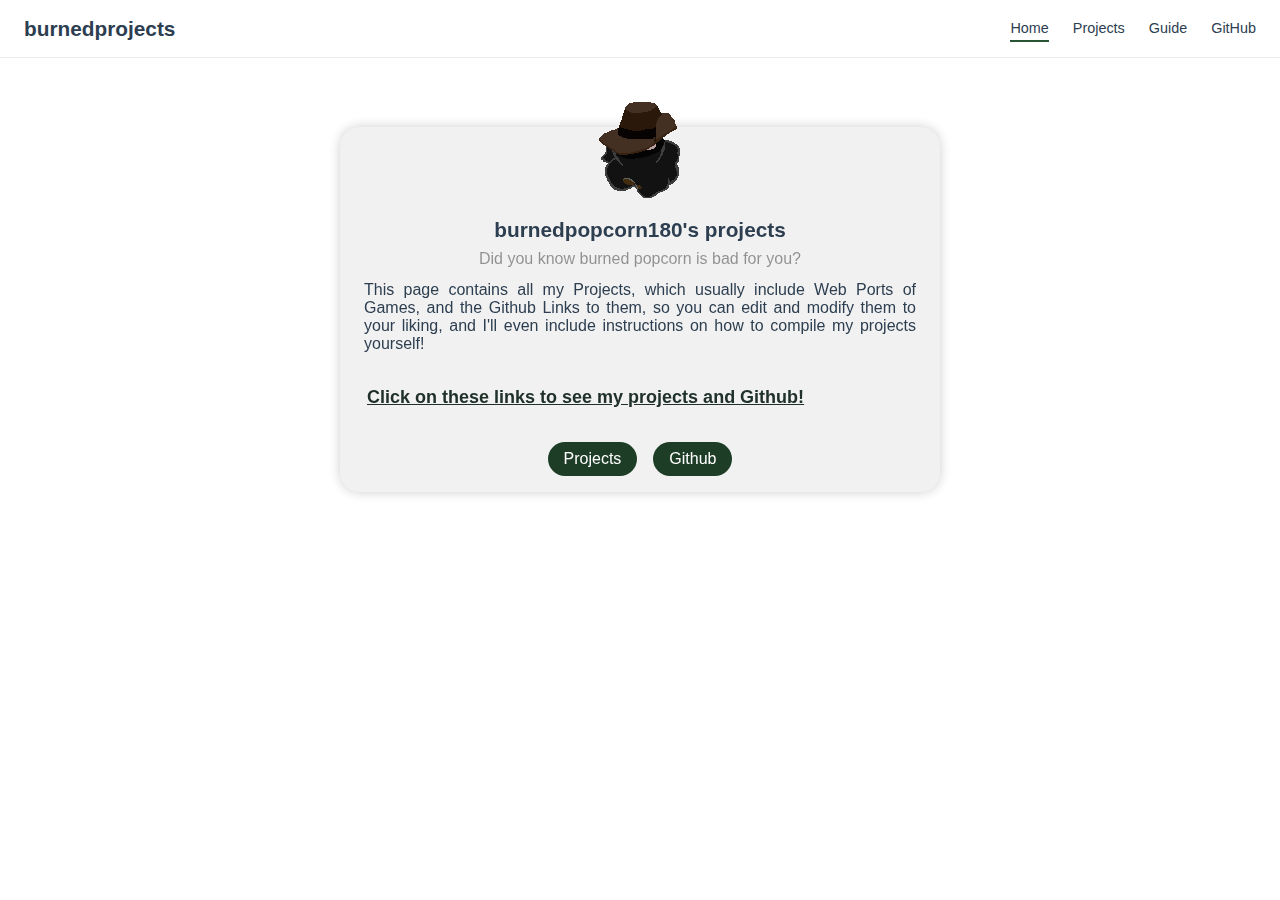
<file: index.html>
<!DOCTYPE html>
<html lang="en-US">
  <head>
    <meta charset="utf-8">
    <meta name="viewport" content="width=device-width,initial-scale=1">
    <title>burnedprojects</title>
    <meta name="description" content="The homepage of burnedpopcorns projects!">
    <link rel="icon" href="/logo.png">
    
    <link rel="preload" href="/assets/css/0.styles.d43e91db.css" as="style"><link rel="preload" href="/assets/js/app.4575adf4.js" as="script"><link rel="preload" href="/assets/js/4.117b4479.js" as="script"><link rel="preload" href="/assets/js/9.400497eb.js" as="script"><link rel="prefetch" href="/assets/js/1.a69d93cf.js"><link rel="prefetch" href="/assets/js/10.6b70a7e4.js"><link rel="prefetch" href="/assets/js/11.0fa0f86b.js"><link rel="prefetch" href="/assets/js/12.ea68fa58.js"><link rel="prefetch" href="/assets/js/13.8813f0f9.js"><link rel="prefetch" href="/assets/js/14.58ec5619.js"><link rel="prefetch" href="/assets/js/15.c4fc90a9.js"><link rel="prefetch" href="/assets/js/16.487e9f7c.js"><link rel="prefetch" href="/assets/js/17.ca6233ae.js"><link rel="prefetch" href="/assets/js/18.3529c2ed.js"><link rel="prefetch" href="/assets/js/19.5a941ac1.js"><link rel="prefetch" href="/assets/js/3.782ee427.js"><link rel="prefetch" href="/assets/js/5.7c7c4fb3.js"><link rel="prefetch" href="/assets/js/6.415fed5a.js"><link rel="prefetch" href="/assets/js/7.0459cd9e.js"><link rel="prefetch" href="/assets/js/8.c52694d1.js">
    <link rel="stylesheet" href="/assets/css/0.styles.d43e91db.css">
  </head>
  <body>
    <div id="app" data-server-rendered="true"><div class="theme-container no-sidebar"><header class="navbar"><div class="sidebar-button"><svg xmlns="http://www.w3.org/2000/svg" aria-hidden="true" role="img" viewBox="0 0 448 512" class="icon"><path fill="currentColor" d="M436 124H12c-6.627 0-12-5.373-12-12V80c0-6.627 5.373-12 12-12h424c6.627 0 12 5.373 12 12v32c0 6.627-5.373 12-12 12zm0 160H12c-6.627 0-12-5.373-12-12v-32c0-6.627 5.373-12 12-12h424c6.627 0 12 5.373 12 12v32c0 6.627-5.373 12-12 12zm0 160H12c-6.627 0-12-5.373-12-12v-32c0-6.627 5.373-12 12-12h424c6.627 0 12 5.373 12 12v32c0 6.627-5.373 12-12 12z"></path></svg></div> <a href="/" aria-current="page" class="home-link router-link-exact-active router-link-active"><!----> <span class="site-name">burnedprojects</span></a> <div class="links" style="max-width:nullpx;"><div class="search-box"><input aria-label="Search" autocomplete="off" spellcheck="false" value=""> <!----></div> <nav class="nav-links can-hide"><div class="nav-item"><a href="/" aria-current="page" class="nav-link router-link-exact-active router-link-active">Home</a></div><div class="nav-item"><a href="/projects/" class="nav-link">Projects</a></div><div class="nav-item"><a href="/guide/" class="nav-link">Guide</a></div><div class="nav-item"><a href="https://github.com/burnedpopcorn" target="_blank" rel="noopener noreferrer" class="nav-link external">
  GitHub
  <svg xmlns="http://www.w3.org/2000/svg" aria-hidden="true" x="0px" y="0px" viewBox="0 0 100 100" width="15" height="15" class="icon outbound"><path fill="currentColor" d="M18.8,85.1h56l0,0c2.2,0,4-1.8,4-4v-32h-8v28h-48v-48h28v-8h-32l0,0c-2.2,0-4,1.8-4,4v56C14.8,83.3,16.6,85.1,18.8,85.1z"></path> <polygon fill="currentColor" points="45.7,48.7 51.3,54.3 77.2,28.5 77.2,37.2 85.2,37.2 85.2,14.9 62.8,14.9 62.8,22.9 71.5,22.9"></polygon></svg></a></div> <!----></nav></div></header> <div class="sidebar-mask"></div> <div class="sidebar"><nav class="nav-links"><div class="nav-item"><a href="/" aria-current="page" class="nav-link router-link-exact-active router-link-active">Home</a></div><div class="nav-item"><a href="/projects/" class="nav-link">Projects</a></div><div class="nav-item"><a href="/guide/" class="nav-link">Guide</a></div><div class="nav-item"><a href="https://github.com/burnedpopcorn" target="_blank" rel="noopener noreferrer" class="nav-link external">
  GitHub
  <svg xmlns="http://www.w3.org/2000/svg" aria-hidden="true" x="0px" y="0px" viewBox="0 0 100 100" width="15" height="15" class="icon outbound"><path fill="currentColor" d="M18.8,85.1h56l0,0c2.2,0,4-1.8,4-4v-32h-8v28h-48v-48h28v-8h-32l0,0c-2.2,0-4,1.8-4,4v56C14.8,83.3,16.6,85.1,18.8,85.1z"></path> <polygon fill="currentColor" points="45.7,48.7 51.3,54.3 77.2,28.5 77.2,37.2 85.2,37.2 85.2,14.9 62.8,14.9 62.8,22.9 71.5,22.9"></polygon></svg></a></div> <!----></nav>  <!----> </div> <div class="custom-layout"><div class="home"><!----> <div class="wrapper"><div class="avatar"><img src="/logo.png" alt></div> <div class="card"><div class="bio"><div class="head"><span>
            burnedpopcorn180's projects
          </span></div> <div class="info"><span>
            Did you know burned popcorn is bad for you?
          </span></div> <div class="description"><div class="content custom"><p>This page contains all my Projects, which usually include Web Ports of Games, and the Github Links to them, so you can edit and modify them to your liking, and I'll even include instructions on how to compile my projects yourself!</p></div></div></div> <div class="interests">
        Click on these links to see my projects and Github!
      </div> <div class="actions"><div><a href="/projects/" target="" class="button">
            Projects
          </a></div><div><a href="https://github.com/burnedpopcorn" target="_blank" class="button">
            Github
          </a></div></div></div> <!----></div></div></div> <!----></div></div>
    <script src="/assets/js/app.4575adf4.js" defer></script><script src="/assets/js/4.117b4479.js" defer></script><script src="/assets/js/9.400497eb.js" defer></script>
  </body>
</html>
</file>
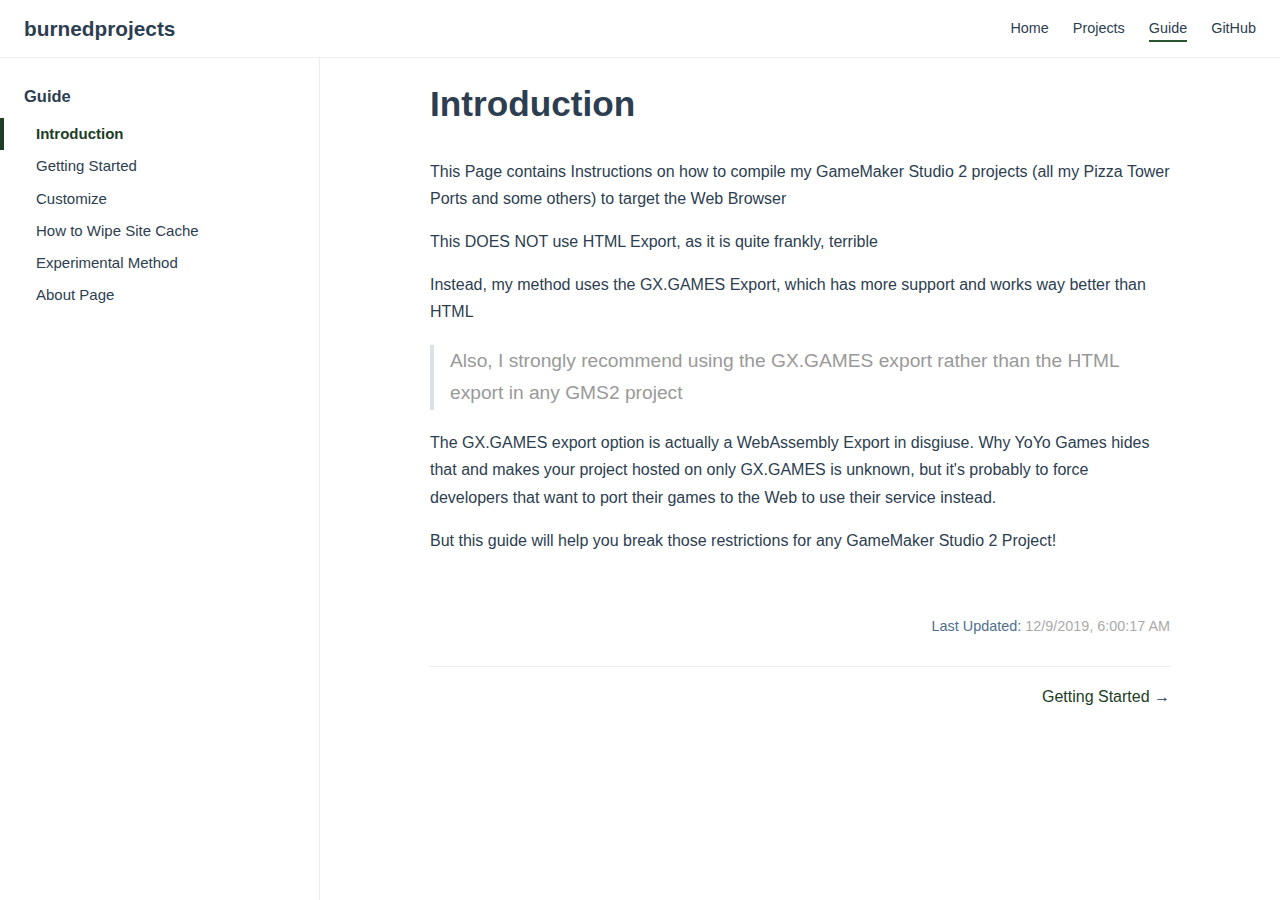
<file: guide/index.html>
<!DOCTYPE html>
<html lang="en-US">
  <head>
    <meta charset="utf-8">
    <meta name="viewport" content="width=device-width,initial-scale=1">
    <title>Introduction | burnedprojects</title>
    <meta name="description" content="The HomePage of my Projects, like my Pizza Tower Web Ports">
    <link rel="icon" href="/logo.png">
    
    <link rel="preload" href="/assets/css/0.styles.d43e91db.css" as="style"><link rel="preload" href="/assets/js/app.4575adf4.js" as="script"><link rel="preload" href="/assets/js/11.0fa0f86b.js" as="script"><link rel="prefetch" href="/assets/js/1.a69d93cf.js"><link rel="prefetch" href="/assets/js/10.6b70a7e4.js"><link rel="prefetch" href="/assets/js/12.ea68fa58.js"><link rel="prefetch" href="/assets/js/13.8813f0f9.js"><link rel="prefetch" href="/assets/js/14.58ec5619.js"><link rel="prefetch" href="/assets/js/15.c4fc90a9.js"><link rel="prefetch" href="/assets/js/16.487e9f7c.js"><link rel="prefetch" href="/assets/js/17.ca6233ae.js"><link rel="prefetch" href="/assets/js/18.3529c2ed.js"><link rel="prefetch" href="/assets/js/19.5a941ac1.js"><link rel="prefetch" href="/assets/js/3.782ee427.js"><link rel="prefetch" href="/assets/js/4.117b4479.js"><link rel="prefetch" href="/assets/js/5.7c7c4fb3.js"><link rel="prefetch" href="/assets/js/6.415fed5a.js"><link rel="prefetch" href="/assets/js/7.0459cd9e.js"><link rel="prefetch" href="/assets/js/8.c52694d1.js"><link rel="prefetch" href="/assets/js/9.400497eb.js">
    <link rel="stylesheet" href="/assets/css/0.styles.d43e91db.css">
  </head>
  <body>
    <div id="app" data-server-rendered="true"><div class="theme-container"><header class="navbar"><div class="sidebar-button"><svg xmlns="http://www.w3.org/2000/svg" aria-hidden="true" role="img" viewBox="0 0 448 512" class="icon"><path fill="currentColor" d="M436 124H12c-6.627 0-12-5.373-12-12V80c0-6.627 5.373-12 12-12h424c6.627 0 12 5.373 12 12v32c0 6.627-5.373 12-12 12zm0 160H12c-6.627 0-12-5.373-12-12v-32c0-6.627 5.373-12 12-12h424c6.627 0 12 5.373 12 12v32c0 6.627-5.373 12-12 12zm0 160H12c-6.627 0-12-5.373-12-12v-32c0-6.627 5.373-12 12-12h424c6.627 0 12 5.373 12 12v32c0 6.627-5.373 12-12 12z"></path></svg></div> <a href="/" class="home-link router-link-active"><!----> <span class="site-name">burnedprojects</span></a> <div class="links" style="max-width:nullpx;"><div class="search-box"><input aria-label="Search" autocomplete="off" spellcheck="false" value=""> <!----></div> <nav class="nav-links can-hide"><div class="nav-item"><a href="/" class="nav-link">Home</a></div><div class="nav-item"><a href="/projects/" class="nav-link">Projects</a></div><div class="nav-item"><a href="/guide/" aria-current="page" class="nav-link router-link-exact-active router-link-active">Guide</a></div><div class="nav-item"><a href="https://github.com/burnedpopcorn" target="_blank" rel="noopener noreferrer" class="nav-link external">
  GitHub
  <svg xmlns="http://www.w3.org/2000/svg" aria-hidden="true" x="0px" y="0px" viewBox="0 0 100 100" width="15" height="15" class="icon outbound"><path fill="currentColor" d="M18.8,85.1h56l0,0c2.2,0,4-1.8,4-4v-32h-8v28h-48v-48h28v-8h-32l0,0c-2.2,0-4,1.8-4,4v56C14.8,83.3,16.6,85.1,18.8,85.1z"></path> <polygon fill="currentColor" points="45.7,48.7 51.3,54.3 77.2,28.5 77.2,37.2 85.2,37.2 85.2,14.9 62.8,14.9 62.8,22.9 71.5,22.9"></polygon></svg></a></div> <!----></nav></div></header> <div class="sidebar-mask"></div> <div class="sidebar"><nav class="nav-links"><div class="nav-item"><a href="/" class="nav-link">Home</a></div><div class="nav-item"><a href="/projects/" class="nav-link">Projects</a></div><div class="nav-item"><a href="/guide/" aria-current="page" class="nav-link router-link-exact-active router-link-active">Guide</a></div><div class="nav-item"><a href="https://github.com/burnedpopcorn" target="_blank" rel="noopener noreferrer" class="nav-link external">
  GitHub
  <svg xmlns="http://www.w3.org/2000/svg" aria-hidden="true" x="0px" y="0px" viewBox="0 0 100 100" width="15" height="15" class="icon outbound"><path fill="currentColor" d="M18.8,85.1h56l0,0c2.2,0,4-1.8,4-4v-32h-8v28h-48v-48h28v-8h-32l0,0c-2.2,0-4,1.8-4,4v56C14.8,83.3,16.6,85.1,18.8,85.1z"></path> <polygon fill="currentColor" points="45.7,48.7 51.3,54.3 77.2,28.5 77.2,37.2 85.2,37.2 85.2,14.9 62.8,14.9 62.8,22.9 71.5,22.9"></polygon></svg></a></div> <!----></nav>  <ul class="sidebar-links"><li><div class="sidebar-group first"><p class="sidebar-heading open"><span>Guide</span> <!----></p> <ul class="sidebar-group-items"><li><a href="/guide/" aria-current="page" class="active sidebar-link">Introduction</a></li><li><a href="/guide/getting-started.html" class="sidebar-link">Getting Started</a></li><li><a href="/guide/customize.html" class="sidebar-link">Customize</a></li><li><a href="/guide/wipecache.html" class="sidebar-link">How to Wipe Site Cache</a></li><li><a href="/guide/experimental.html" class="sidebar-link">Experimental Method</a></li><li><a href="/guide/about.html" class="sidebar-link">About Page</a></li></ul></div></li></ul> </div> <div class="page"> <div class="content"><h1 id="introduction">Introduction</h1> <p>This Page contains Instructions on how to compile my GameMaker Studio 2 projects (all my Pizza Tower Ports and some others) to target the Web Browser</p> <p>This DOES NOT use HTML Export, as it is quite frankly, terrible</p> <p>Instead, my method uses the GX.GAMES Export, which has more support and works way better than HTML</p> <blockquote><p>Also, I strongly recommend using the GX.GAMES export rather than the HTML export in any GMS2 project</p></blockquote> <p>The GX.GAMES export option is actually a WebAssembly Export in disgiuse. Why YoYo Games hides that and makes your project hosted on only GX.GAMES is unknown, but it's probably to force developers that want to port their games to the Web to use their service instead.</p> <p>But this guide will help you break those restrictions for any GameMaker Studio 2 Project!</p></div> <div class="page-edit"><!----> <div class="last-updated"><span class="prefix">Last Updated: </span> <span class="time">12/8/2019, 10:00:17 PM</span></div></div> <div class="page-nav"><p class="inner"><!----> <span class="next"><a href="/guide/getting-started.html">
          Getting Started
        </a>
        →
      </span></p></div> </div> <!----></div></div>
    <script src="/assets/js/app.4575adf4.js" defer></script><script src="/assets/js/11.0fa0f86b.js" defer></script>
  </body>
</html>
</file>
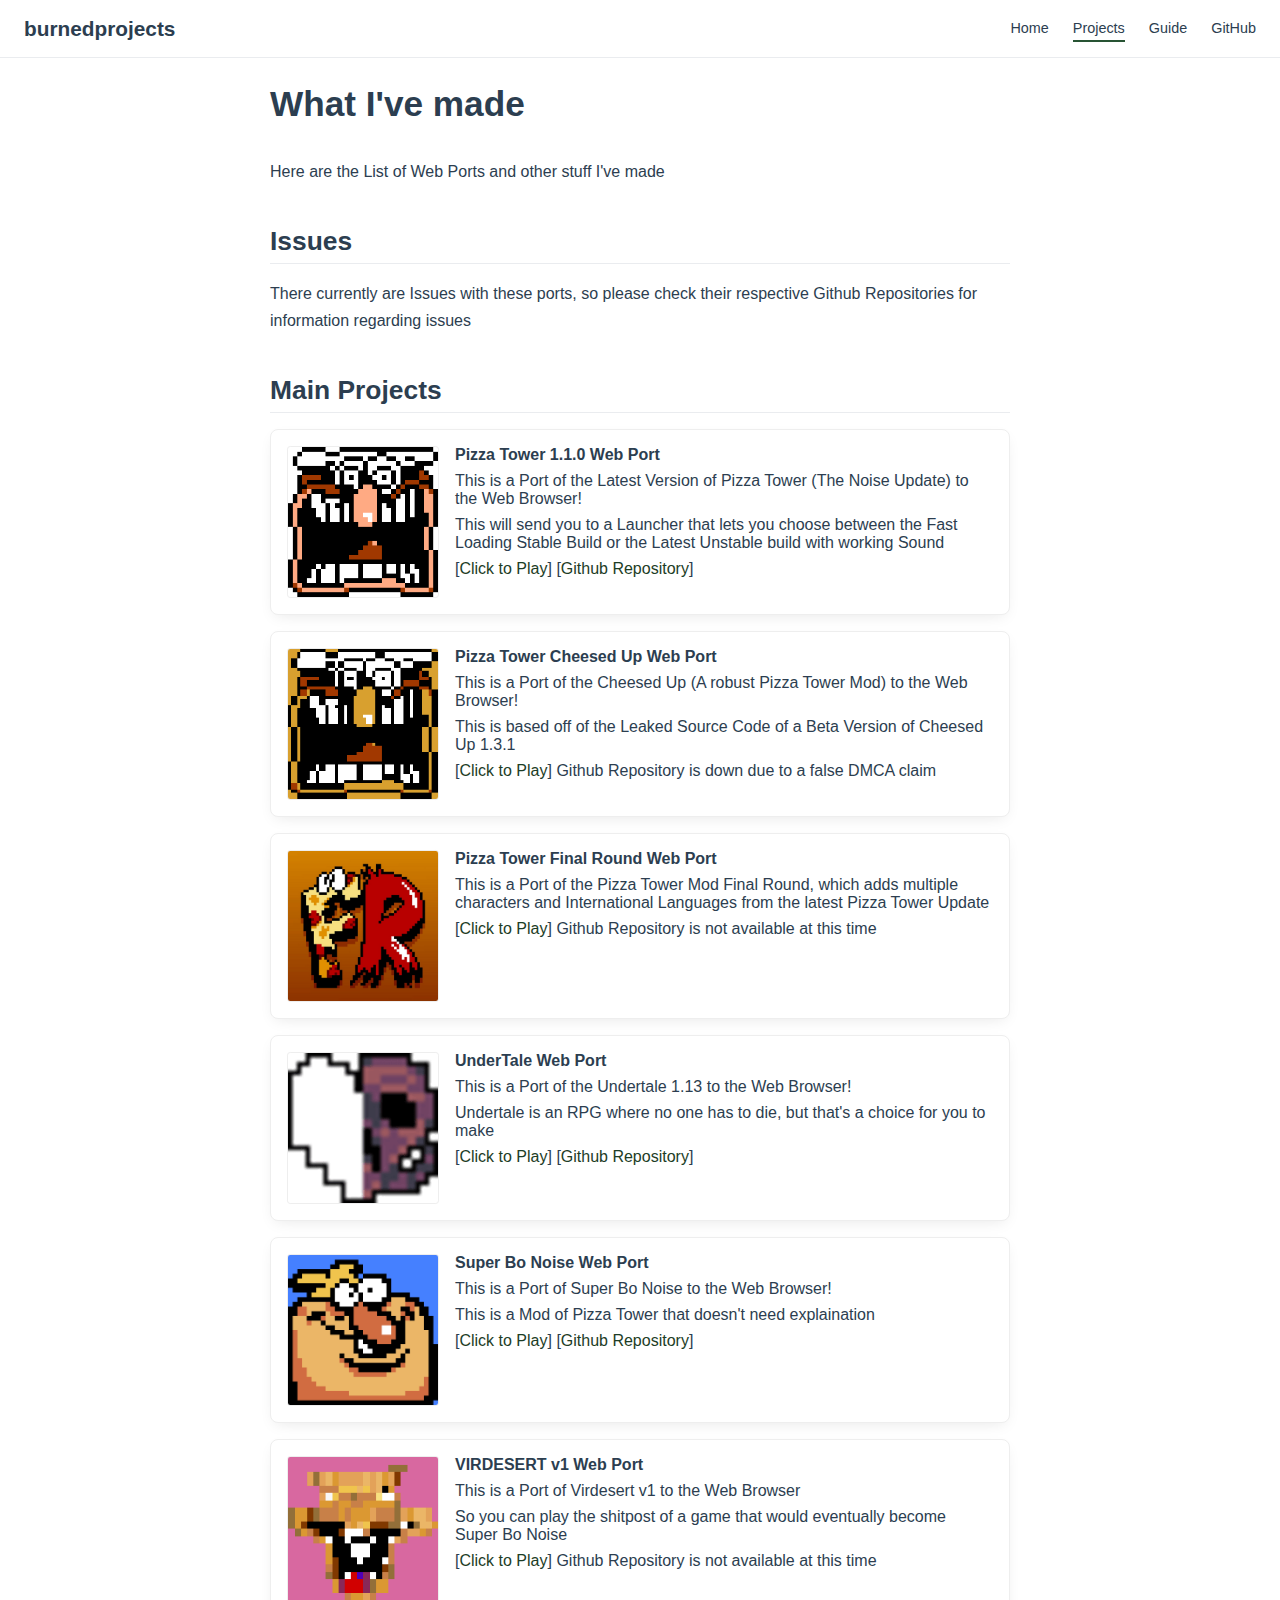
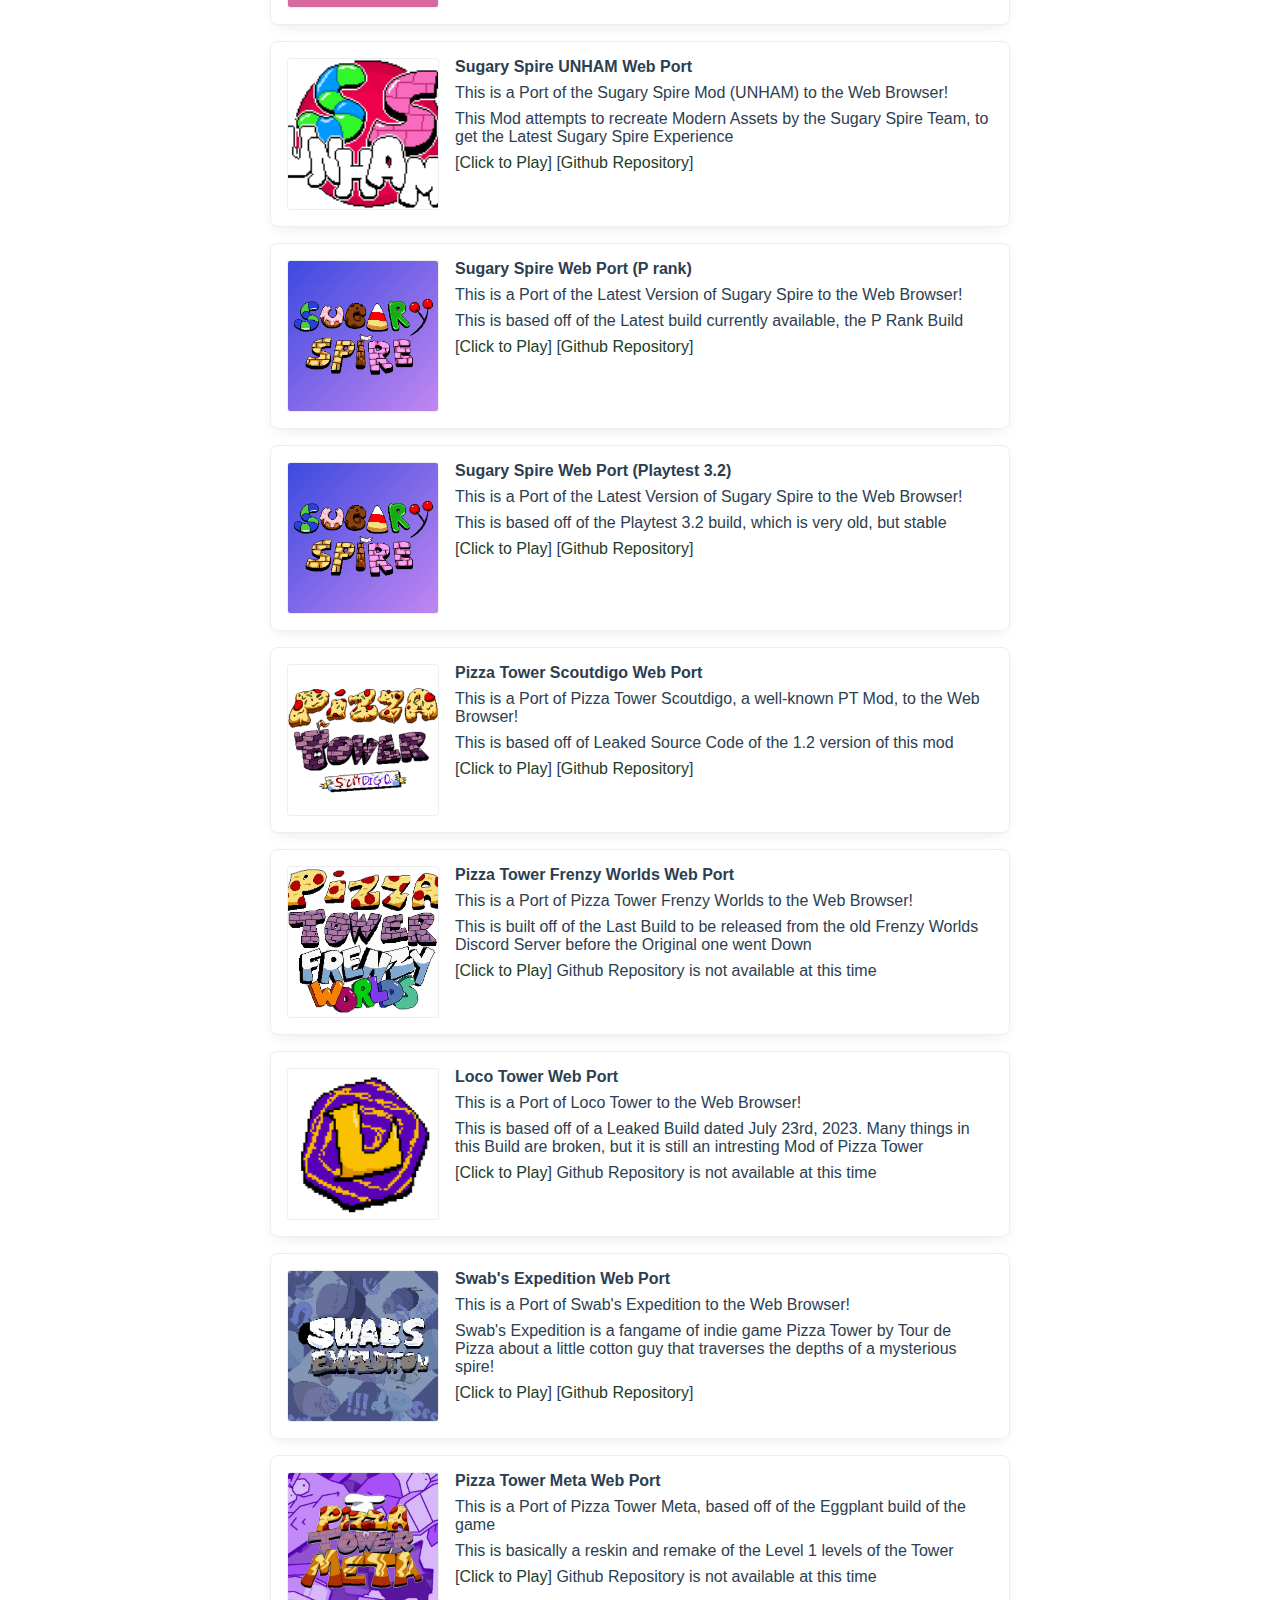
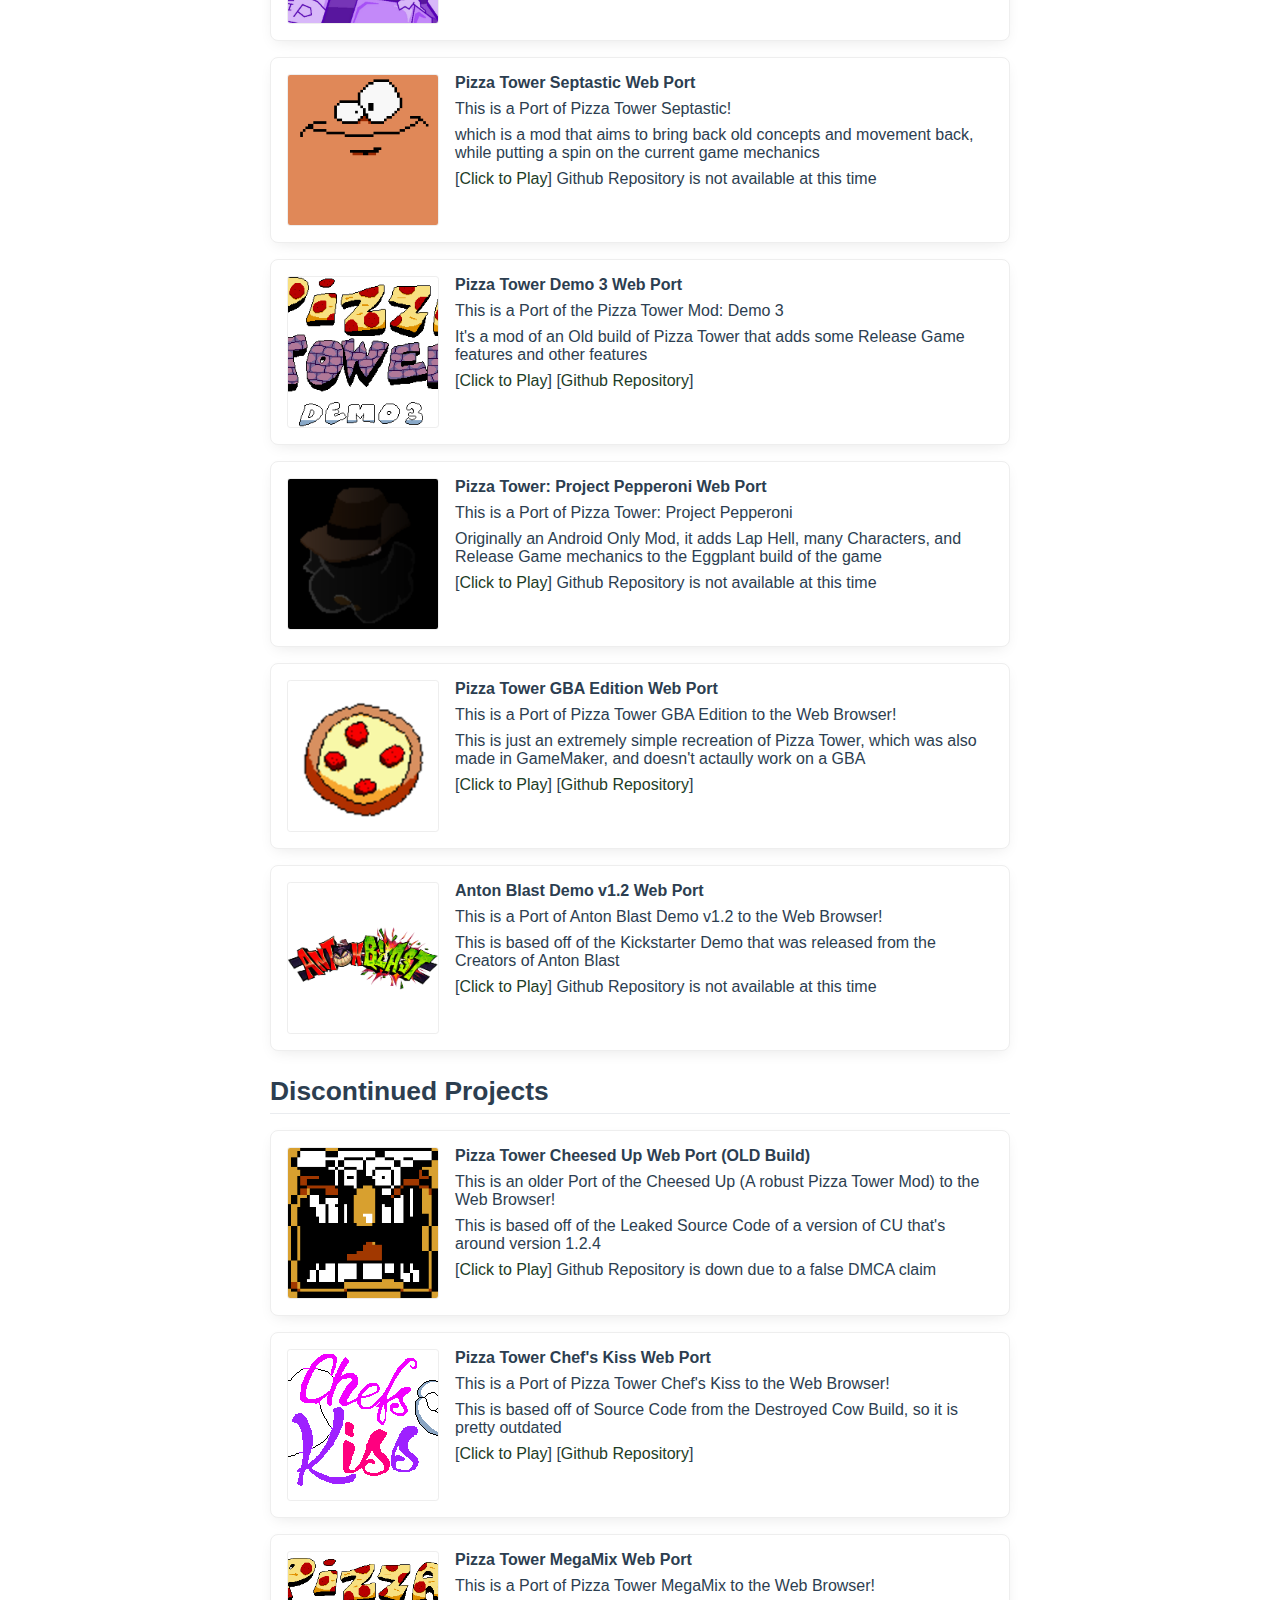
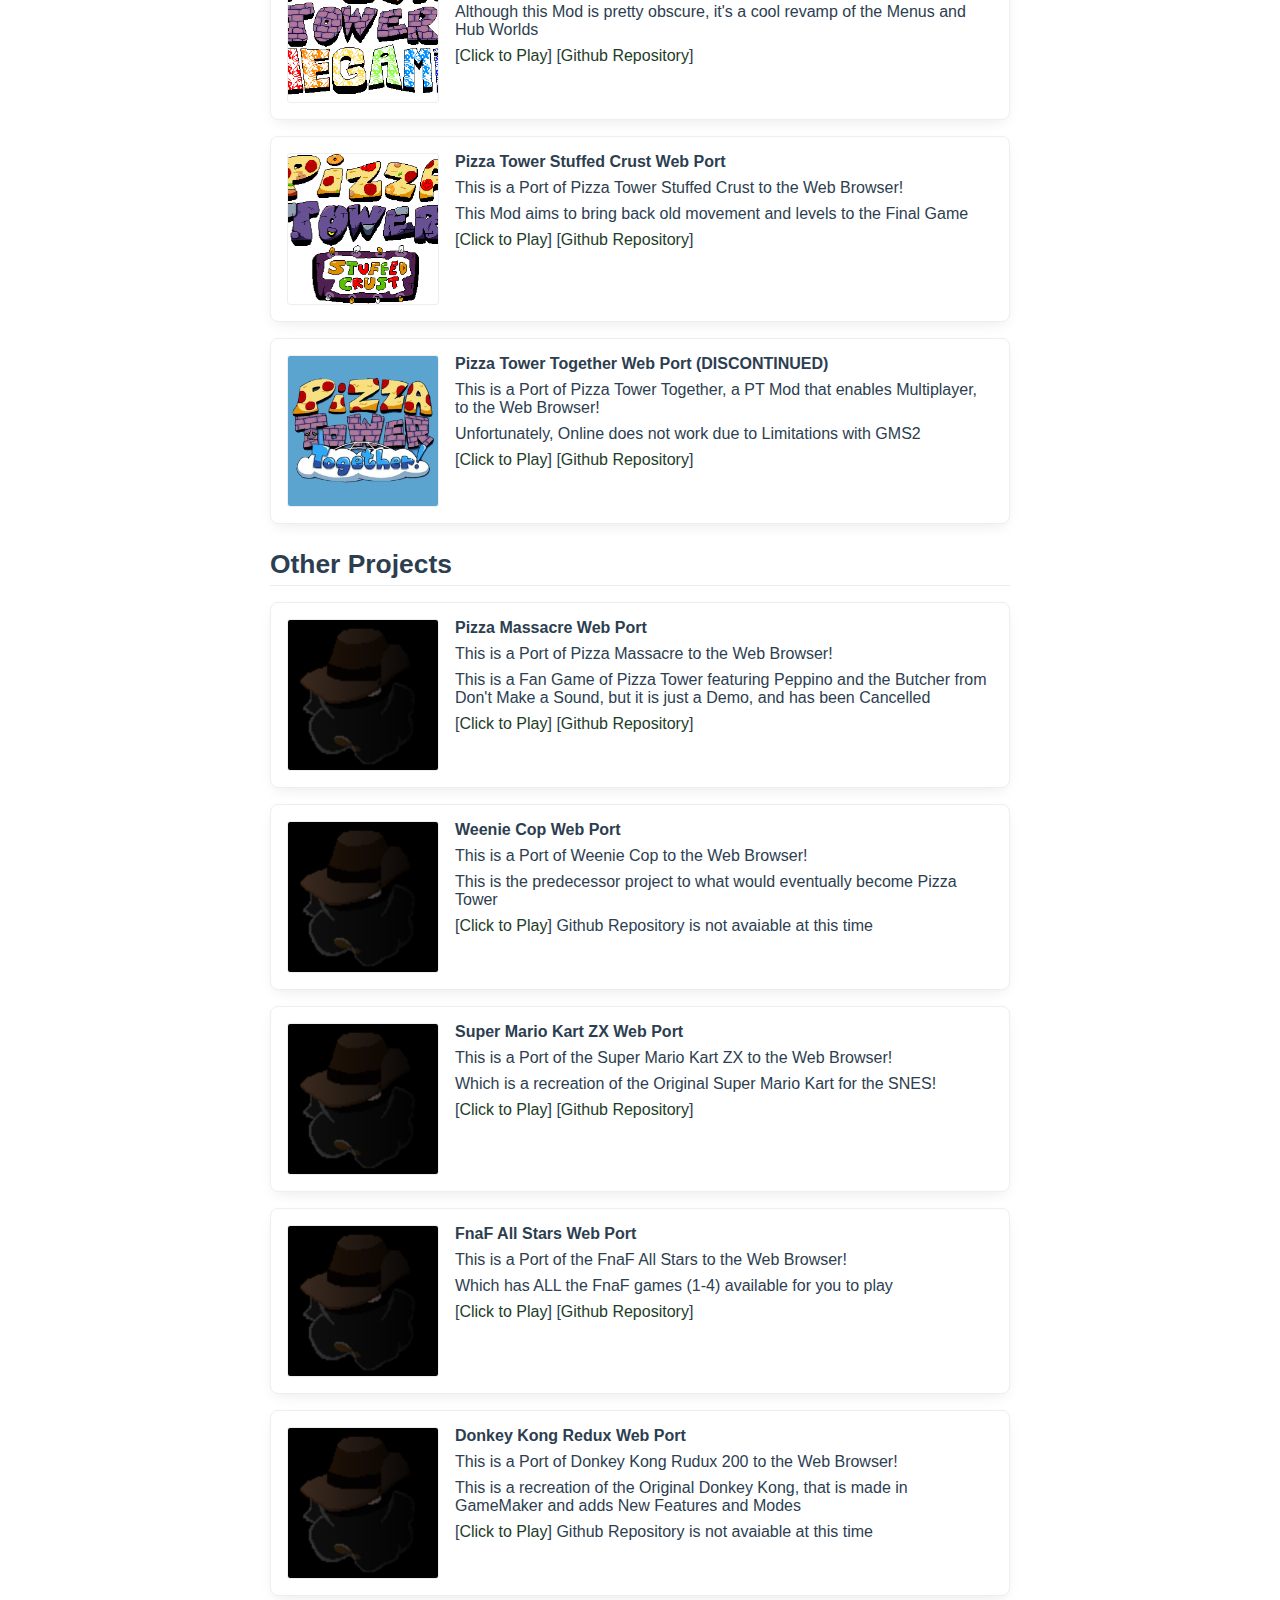
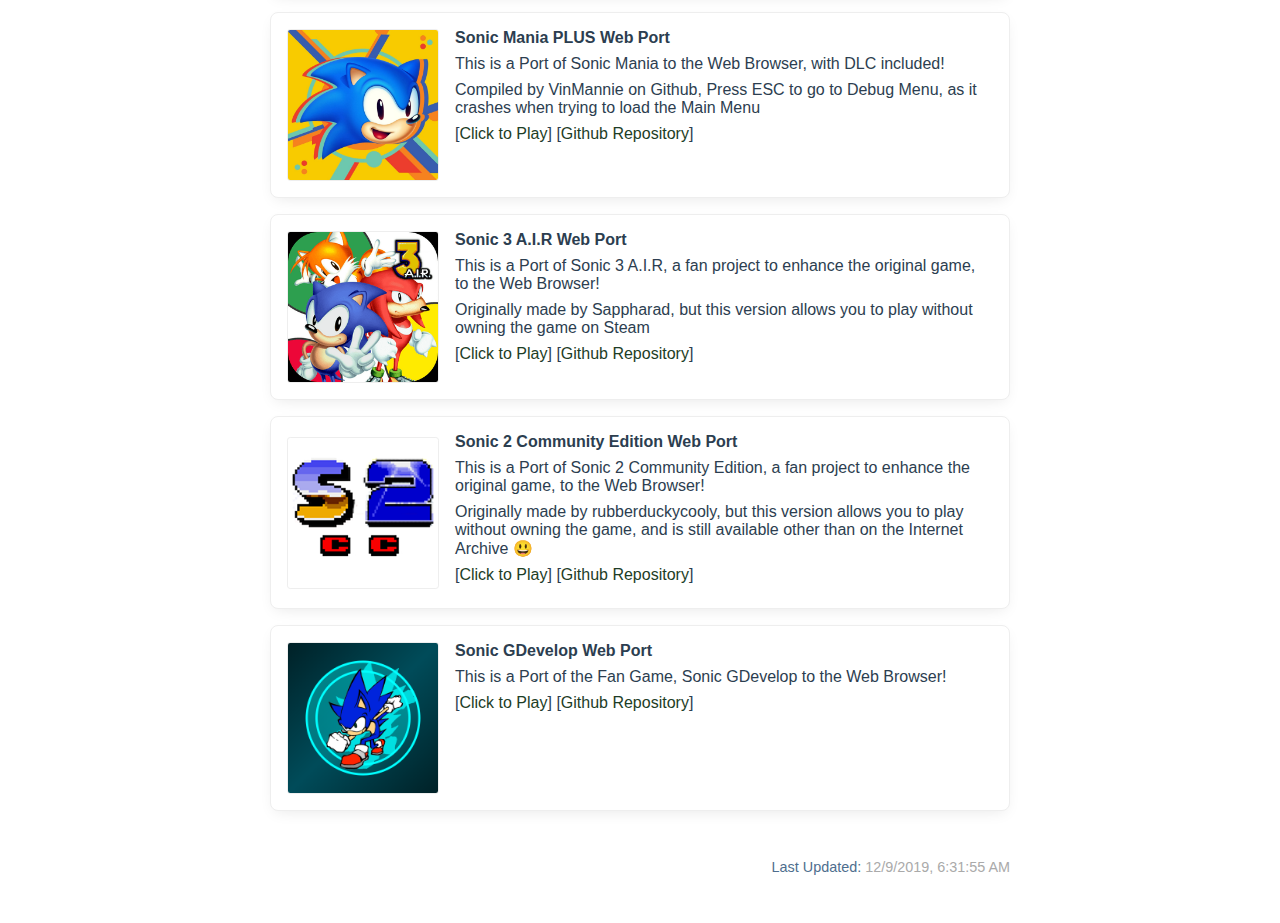
<file: projects/index.html>
<!DOCTYPE html>
<html lang="en-US">
  <head>
    <meta charset="utf-8">
    <meta name="viewport" content="width=device-width,initial-scale=1">
    <title>What I&#39;ve made | burnedprojects</title>
    <meta name="description" content="The HomePage of my Projects, like my Pizza Tower Web Ports">
    <link rel="icon" href="/logo.png">
    
    <link rel="preload" href="/assets/css/0.styles.d43e91db.css" as="style"><link rel="preload" href="/assets/js/app.4575adf4.js" as="script"><link rel="preload" href="/assets/js/17.ca6233ae.js" as="script"><link rel="preload" href="/assets/js/6.415fed5a.js" as="script"><link rel="prefetch" href="/assets/js/1.a69d93cf.js"><link rel="prefetch" href="/assets/js/10.6b70a7e4.js"><link rel="prefetch" href="/assets/js/11.0fa0f86b.js"><link rel="prefetch" href="/assets/js/12.ea68fa58.js"><link rel="prefetch" href="/assets/js/13.8813f0f9.js"><link rel="prefetch" href="/assets/js/14.58ec5619.js"><link rel="prefetch" href="/assets/js/15.c4fc90a9.js"><link rel="prefetch" href="/assets/js/16.487e9f7c.js"><link rel="prefetch" href="/assets/js/18.3529c2ed.js"><link rel="prefetch" href="/assets/js/19.5a941ac1.js"><link rel="prefetch" href="/assets/js/3.782ee427.js"><link rel="prefetch" href="/assets/js/4.117b4479.js"><link rel="prefetch" href="/assets/js/5.7c7c4fb3.js"><link rel="prefetch" href="/assets/js/7.0459cd9e.js"><link rel="prefetch" href="/assets/js/8.c52694d1.js"><link rel="prefetch" href="/assets/js/9.400497eb.js">
    <link rel="stylesheet" href="/assets/css/0.styles.d43e91db.css">
  </head>
  <body>
    <div id="app" data-server-rendered="true"><div class="theme-container no-sidebar"><header class="navbar"><div class="sidebar-button"><svg xmlns="http://www.w3.org/2000/svg" aria-hidden="true" role="img" viewBox="0 0 448 512" class="icon"><path fill="currentColor" d="M436 124H12c-6.627 0-12-5.373-12-12V80c0-6.627 5.373-12 12-12h424c6.627 0 12 5.373 12 12v32c0 6.627-5.373 12-12 12zm0 160H12c-6.627 0-12-5.373-12-12v-32c0-6.627 5.373-12 12-12h424c6.627 0 12 5.373 12 12v32c0 6.627-5.373 12-12 12zm0 160H12c-6.627 0-12-5.373-12-12v-32c0-6.627 5.373-12 12-12h424c6.627 0 12 5.373 12 12v32c0 6.627-5.373 12-12 12z"></path></svg></div> <a href="/" class="home-link router-link-active"><!----> <span class="site-name">burnedprojects</span></a> <div class="links" style="max-width:nullpx;"><div class="search-box"><input aria-label="Search" autocomplete="off" spellcheck="false" value=""> <!----></div> <nav class="nav-links can-hide"><div class="nav-item"><a href="/" class="nav-link">Home</a></div><div class="nav-item"><a href="/projects/" aria-current="page" class="nav-link router-link-exact-active router-link-active">Projects</a></div><div class="nav-item"><a href="/guide/" class="nav-link">Guide</a></div><div class="nav-item"><a href="https://github.com/burnedpopcorn" target="_blank" rel="noopener noreferrer" class="nav-link external">
  GitHub
  <svg xmlns="http://www.w3.org/2000/svg" aria-hidden="true" x="0px" y="0px" viewBox="0 0 100 100" width="15" height="15" class="icon outbound"><path fill="currentColor" d="M18.8,85.1h56l0,0c2.2,0,4-1.8,4-4v-32h-8v28h-48v-48h28v-8h-32l0,0c-2.2,0-4,1.8-4,4v56C14.8,83.3,16.6,85.1,18.8,85.1z"></path> <polygon fill="currentColor" points="45.7,48.7 51.3,54.3 77.2,28.5 77.2,37.2 85.2,37.2 85.2,14.9 62.8,14.9 62.8,22.9 71.5,22.9"></polygon></svg></a></div> <!----></nav></div></header> <div class="sidebar-mask"></div> <div class="sidebar"><nav class="nav-links"><div class="nav-item"><a href="/" class="nav-link">Home</a></div><div class="nav-item"><a href="/projects/" aria-current="page" class="nav-link router-link-exact-active router-link-active">Projects</a></div><div class="nav-item"><a href="/guide/" class="nav-link">Guide</a></div><div class="nav-item"><a href="https://github.com/burnedpopcorn" target="_blank" rel="noopener noreferrer" class="nav-link external">
  GitHub
  <svg xmlns="http://www.w3.org/2000/svg" aria-hidden="true" x="0px" y="0px" viewBox="0 0 100 100" width="15" height="15" class="icon outbound"><path fill="currentColor" d="M18.8,85.1h56l0,0c2.2,0,4-1.8,4-4v-32h-8v28h-48v-48h28v-8h-32l0,0c-2.2,0-4,1.8-4,4v56C14.8,83.3,16.6,85.1,18.8,85.1z"></path> <polygon fill="currentColor" points="45.7,48.7 51.3,54.3 77.2,28.5 77.2,37.2 85.2,37.2 85.2,14.9 62.8,14.9 62.8,22.9 71.5,22.9"></polygon></svg></a></div> <!----></nav>  <!----> </div> <div class="page"> <div class="content"><h1 id="what-i-ve-made">What I've made</h1> <p>Here are the List of Web Ports and other stuff I've made</p> <h2 id="issues">Issues</h2> <p>There currently are Issues with these ports, so please check their respective Github Repositories for information regarding issues</p> <h2 id="main-projects">Main Projects</h2> <div class="md-card"><div class="card-image"><img src="/ptnoise.png" alt></div> <div class="card-content"><p><strong>Pizza Tower 1.1.0 Web Port</strong></p> <p>This is a Port of the Latest Version of Pizza Tower (The Noise Update) to the Web Browser!</p> <p>This will send you to a Launcher that lets you choose between the Fast Loading Stable Build or the Latest Unstable build with working Sound</p> <p>[<a href="https://www.autistici.org/burnedprojects/NoiseUpdate/" target="_blank" rel="noopener noreferrer">Click to Play<svg xmlns="http://www.w3.org/2000/svg" aria-hidden="true" x="0px" y="0px" viewBox="0 0 100 100" width="15" height="15" class="icon outbound"><path fill="currentColor" d="M18.8,85.1h56l0,0c2.2,0,4-1.8,4-4v-32h-8v28h-48v-48h28v-8h-32l0,0c-2.2,0-4,1.8-4,4v56C14.8,83.3,16.6,85.1,18.8,85.1z"></path> <polygon fill="currentColor" points="45.7,48.7 51.3,54.3 77.2,28.5 77.2,37.2 85.2,37.2 85.2,14.9 62.8,14.9 62.8,22.9 71.5,22.9"></polygon></svg></a>] [<a href="https://github.com/burnedpopcorn/Pizza-Tower-1.1.0-Web-Port" target="_blank" rel="noopener noreferrer">Github Repository<svg xmlns="http://www.w3.org/2000/svg" aria-hidden="true" x="0px" y="0px" viewBox="0 0 100 100" width="15" height="15" class="icon outbound"><path fill="currentColor" d="M18.8,85.1h56l0,0c2.2,0,4-1.8,4-4v-32h-8v28h-48v-48h28v-8h-32l0,0c-2.2,0-4,1.8-4,4v56C14.8,83.3,16.6,85.1,18.8,85.1z"></path> <polygon fill="currentColor" points="45.7,48.7 51.3,54.3 77.2,28.5 77.2,37.2 85.2,37.2 85.2,14.9 62.8,14.9 62.8,22.9 71.5,22.9"></polygon></svg></a>]</p></div></div> <div class="md-card"><div class="card-image"><img src="/cheesedup.png" alt></div> <div class="card-content"><p><strong>Pizza Tower Cheesed Up Web Port</strong></p> <p>This is a Port of the Cheesed Up (A robust Pizza Tower Mod) to the Web Browser!</p> <p>This is based off of the Leaked Source Code of a Beta Version of Cheesed Up 1.3.1</p> <p>[<a href="https://www.autistici.org/burnedprojects/CheesedUpNEW/" target="_blank" rel="noopener noreferrer">Click to Play<svg xmlns="http://www.w3.org/2000/svg" aria-hidden="true" x="0px" y="0px" viewBox="0 0 100 100" width="15" height="15" class="icon outbound"><path fill="currentColor" d="M18.8,85.1h56l0,0c2.2,0,4-1.8,4-4v-32h-8v28h-48v-48h28v-8h-32l0,0c-2.2,0-4,1.8-4,4v56C14.8,83.3,16.6,85.1,18.8,85.1z"></path> <polygon fill="currentColor" points="45.7,48.7 51.3,54.3 77.2,28.5 77.2,37.2 85.2,37.2 85.2,14.9 62.8,14.9 62.8,22.9 71.5,22.9"></polygon></svg></a>] Github Repository is down due to a false DMCA claim</p></div></div> <div class="md-card"><div class="card-image"><img src="/finalround.png" alt></div> <div class="card-content"><p><strong>Pizza Tower Final Round Web Port</strong></p> <p>This is a Port of the Pizza Tower Mod Final Round, which adds multiple characters and International Languages from the latest Pizza Tower Update</p> <p>[<a href="https://www.autistici.org/burnedprojects/FinalRound/" target="_blank" rel="noopener noreferrer">Click to Play<svg xmlns="http://www.w3.org/2000/svg" aria-hidden="true" x="0px" y="0px" viewBox="0 0 100 100" width="15" height="15" class="icon outbound"><path fill="currentColor" d="M18.8,85.1h56l0,0c2.2,0,4-1.8,4-4v-32h-8v28h-48v-48h28v-8h-32l0,0c-2.2,0-4,1.8-4,4v56C14.8,83.3,16.6,85.1,18.8,85.1z"></path> <polygon fill="currentColor" points="45.7,48.7 51.3,54.3 77.2,28.5 77.2,37.2 85.2,37.2 85.2,14.9 62.8,14.9 62.8,22.9 71.5,22.9"></polygon></svg></a>] Github Repository is not available at this time</p></div></div> <div class="md-card"><div class="card-image"><img src="/undertale.png" alt></div> <div class="card-content"><p><strong>UnderTale Web Port</strong></p> <p>This is a Port of the Undertale 1.13 to the Web Browser!</p> <p>Undertale is an RPG where no one has to die, but that's a choice for you to make</p> <p>[<a href="https://www.autistici.org/burnedprojects/UNDERTALE/" target="_blank" rel="noopener noreferrer">Click to Play<svg xmlns="http://www.w3.org/2000/svg" aria-hidden="true" x="0px" y="0px" viewBox="0 0 100 100" width="15" height="15" class="icon outbound"><path fill="currentColor" d="M18.8,85.1h56l0,0c2.2,0,4-1.8,4-4v-32h-8v28h-48v-48h28v-8h-32l0,0c-2.2,0-4,1.8-4,4v56C14.8,83.3,16.6,85.1,18.8,85.1z"></path> <polygon fill="currentColor" points="45.7,48.7 51.3,54.3 77.2,28.5 77.2,37.2 85.2,37.2 85.2,14.9 62.8,14.9 62.8,22.9 71.5,22.9"></polygon></svg></a>] [<a href="https://github.com/burnedpopcorn/UnderTale-Web-Port" target="_blank" rel="noopener noreferrer">Github Repository<svg xmlns="http://www.w3.org/2000/svg" aria-hidden="true" x="0px" y="0px" viewBox="0 0 100 100" width="15" height="15" class="icon outbound"><path fill="currentColor" d="M18.8,85.1h56l0,0c2.2,0,4-1.8,4-4v-32h-8v28h-48v-48h28v-8h-32l0,0c-2.2,0-4,1.8-4,4v56C14.8,83.3,16.6,85.1,18.8,85.1z"></path> <polygon fill="currentColor" points="45.7,48.7 51.3,54.3 77.2,28.5 77.2,37.2 85.2,37.2 85.2,14.9 62.8,14.9 62.8,22.9 71.5,22.9"></polygon></svg></a>]</p></div></div> <div class="md-card"><div class="card-image"><img src="/bo.png" alt></div> <div class="card-content"><p><strong>Super Bo Noise Web Port</strong></p> <p>This is a Port of Super Bo Noise to the Web Browser!</p> <p>This is a Mod of Pizza Tower that doesn't need explaination</p> <p>[<a href="https://www.autistici.org/burnedprojects/SuperBoNoise/" target="_blank" rel="noopener noreferrer">Click to Play<svg xmlns="http://www.w3.org/2000/svg" aria-hidden="true" x="0px" y="0px" viewBox="0 0 100 100" width="15" height="15" class="icon outbound"><path fill="currentColor" d="M18.8,85.1h56l0,0c2.2,0,4-1.8,4-4v-32h-8v28h-48v-48h28v-8h-32l0,0c-2.2,0-4,1.8-4,4v56C14.8,83.3,16.6,85.1,18.8,85.1z"></path> <polygon fill="currentColor" points="45.7,48.7 51.3,54.3 77.2,28.5 77.2,37.2 85.2,37.2 85.2,14.9 62.8,14.9 62.8,22.9 71.5,22.9"></polygon></svg></a>] [<a href="https://github.com/burnedpopcorn/Super-Bo-Noise-Web-Port" target="_blank" rel="noopener noreferrer">Github Repository<svg xmlns="http://www.w3.org/2000/svg" aria-hidden="true" x="0px" y="0px" viewBox="0 0 100 100" width="15" height="15" class="icon outbound"><path fill="currentColor" d="M18.8,85.1h56l0,0c2.2,0,4-1.8,4-4v-32h-8v28h-48v-48h28v-8h-32l0,0c-2.2,0-4,1.8-4,4v56C14.8,83.3,16.6,85.1,18.8,85.1z"></path> <polygon fill="currentColor" points="45.7,48.7 51.3,54.3 77.2,28.5 77.2,37.2 85.2,37.2 85.2,14.9 62.8,14.9 62.8,22.9 71.5,22.9"></polygon></svg></a>]</p></div></div> <div class="md-card"><div class="card-image"><img src="/virdesert.png" alt></div> <div class="card-content"><p><strong>VIRDESERT v1 Web Port</strong></p> <p>This is a Port of Virdesert v1 to the Web Browser</p> <p>So you can play the shitpost of a game that would eventually become Super Bo Noise</p> <p>[<a href="https://www.autistici.org/burnedprojects/VirDesert/" target="_blank" rel="noopener noreferrer">Click to Play<svg xmlns="http://www.w3.org/2000/svg" aria-hidden="true" x="0px" y="0px" viewBox="0 0 100 100" width="15" height="15" class="icon outbound"><path fill="currentColor" d="M18.8,85.1h56l0,0c2.2,0,4-1.8,4-4v-32h-8v28h-48v-48h28v-8h-32l0,0c-2.2,0-4,1.8-4,4v56C14.8,83.3,16.6,85.1,18.8,85.1z"></path> <polygon fill="currentColor" points="45.7,48.7 51.3,54.3 77.2,28.5 77.2,37.2 85.2,37.2 85.2,14.9 62.8,14.9 62.8,22.9 71.5,22.9"></polygon></svg></a>] Github Repository is not available at this time</p></div></div> <div class="md-card"><div class="card-image"><img src="/unham.png" alt></div> <div class="card-content"><p><strong>Sugary Spire UNHAM Web Port</strong></p> <p>This is a Port of the Sugary Spire Mod (UNHAM) to the Web Browser!</p> <p>This Mod attempts to recreate Modern Assets by the Sugary Spire Team, to get the Latest Sugary Spire Experience</p> <p>[<a href="https://www.autistici.org/burnedprojects/SugarySpire-UNHAMCotton/" target="_blank" rel="noopener noreferrer">Click to Play<svg xmlns="http://www.w3.org/2000/svg" aria-hidden="true" x="0px" y="0px" viewBox="0 0 100 100" width="15" height="15" class="icon outbound"><path fill="currentColor" d="M18.8,85.1h56l0,0c2.2,0,4-1.8,4-4v-32h-8v28h-48v-48h28v-8h-32l0,0c-2.2,0-4,1.8-4,4v56C14.8,83.3,16.6,85.1,18.8,85.1z"></path> <polygon fill="currentColor" points="45.7,48.7 51.3,54.3 77.2,28.5 77.2,37.2 85.2,37.2 85.2,14.9 62.8,14.9 62.8,22.9 71.5,22.9"></polygon></svg></a>] [<a href="https://github.com/burnedpopcorn/Sugary-Spire-UNHAM-Decompilation" target="_blank" rel="noopener noreferrer">Github Repository<svg xmlns="http://www.w3.org/2000/svg" aria-hidden="true" x="0px" y="0px" viewBox="0 0 100 100" width="15" height="15" class="icon outbound"><path fill="currentColor" d="M18.8,85.1h56l0,0c2.2,0,4-1.8,4-4v-32h-8v28h-48v-48h28v-8h-32l0,0c-2.2,0-4,1.8-4,4v56C14.8,83.3,16.6,85.1,18.8,85.1z"></path> <polygon fill="currentColor" points="45.7,48.7 51.3,54.3 77.2,28.5 77.2,37.2 85.2,37.2 85.2,14.9 62.8,14.9 62.8,22.9 71.5,22.9"></polygon></svg></a>]</p></div></div> <div class="md-card"><div class="card-image"><img src="/ss.png" alt></div> <div class="card-content"><p><strong>Sugary Spire Web Port (P rank)</strong></p> <p>This is a Port of the Latest Version of Sugary Spire to the Web Browser!</p> <p>This is based off of the Latest build currently available, the P Rank Build</p> <p>[<a href="https://www.autistici.org/burnedprojects/SugarySpireP-Rank/" target="_blank" rel="noopener noreferrer">Click to Play<svg xmlns="http://www.w3.org/2000/svg" aria-hidden="true" x="0px" y="0px" viewBox="0 0 100 100" width="15" height="15" class="icon outbound"><path fill="currentColor" d="M18.8,85.1h56l0,0c2.2,0,4-1.8,4-4v-32h-8v28h-48v-48h28v-8h-32l0,0c-2.2,0-4,1.8-4,4v56C14.8,83.3,16.6,85.1,18.8,85.1z"></path> <polygon fill="currentColor" points="45.7,48.7 51.3,54.3 77.2,28.5 77.2,37.2 85.2,37.2 85.2,14.9 62.8,14.9 62.8,22.9 71.5,22.9"></polygon></svg></a>] [<a href="https://github.com/burnedpopcorn/Sugary-Spire-Web-Port" target="_blank" rel="noopener noreferrer">Github Repository<svg xmlns="http://www.w3.org/2000/svg" aria-hidden="true" x="0px" y="0px" viewBox="0 0 100 100" width="15" height="15" class="icon outbound"><path fill="currentColor" d="M18.8,85.1h56l0,0c2.2,0,4-1.8,4-4v-32h-8v28h-48v-48h28v-8h-32l0,0c-2.2,0-4,1.8-4,4v56C14.8,83.3,16.6,85.1,18.8,85.1z"></path> <polygon fill="currentColor" points="45.7,48.7 51.3,54.3 77.2,28.5 77.2,37.2 85.2,37.2 85.2,14.9 62.8,14.9 62.8,22.9 71.5,22.9"></polygon></svg></a>]</p></div></div> <div class="md-card"><div class="card-image"><img src="/ss.png" alt></div> <div class="card-content"><p><strong>Sugary Spire Web Port (Playtest 3.2)</strong></p> <p>This is a Port of the Latest Version of Sugary Spire to the Web Browser!</p> <p>This is based off of the Playtest 3.2 build, which is very old, but stable</p> <p>[<a href="https://www.autistici.org/burnedprojects/SugarySpirePlaytest3.2/" target="_blank" rel="noopener noreferrer">Click to Play<svg xmlns="http://www.w3.org/2000/svg" aria-hidden="true" x="0px" y="0px" viewBox="0 0 100 100" width="15" height="15" class="icon outbound"><path fill="currentColor" d="M18.8,85.1h56l0,0c2.2,0,4-1.8,4-4v-32h-8v28h-48v-48h28v-8h-32l0,0c-2.2,0-4,1.8-4,4v56C14.8,83.3,16.6,85.1,18.8,85.1z"></path> <polygon fill="currentColor" points="45.7,48.7 51.3,54.3 77.2,28.5 77.2,37.2 85.2,37.2 85.2,14.9 62.8,14.9 62.8,22.9 71.5,22.9"></polygon></svg></a>] [<a href="https://github.com/burnedpopcorn/Sugary-Spire-Web-Port" target="_blank" rel="noopener noreferrer">Github Repository<svg xmlns="http://www.w3.org/2000/svg" aria-hidden="true" x="0px" y="0px" viewBox="0 0 100 100" width="15" height="15" class="icon outbound"><path fill="currentColor" d="M18.8,85.1h56l0,0c2.2,0,4-1.8,4-4v-32h-8v28h-48v-48h28v-8h-32l0,0c-2.2,0-4,1.8-4,4v56C14.8,83.3,16.6,85.1,18.8,85.1z"></path> <polygon fill="currentColor" points="45.7,48.7 51.3,54.3 77.2,28.5 77.2,37.2 85.2,37.2 85.2,14.9 62.8,14.9 62.8,22.9 71.5,22.9"></polygon></svg></a>]</p></div></div> <div class="md-card"><div class="card-image"><img src="/scoutdigo.png" alt></div> <div class="card-content"><p><strong>Pizza Tower Scoutdigo Web Port</strong></p> <p>This is a Port of Pizza Tower Scoutdigo, a well-known PT Mod, to the Web Browser!</p> <p>This is based off of Leaked Source Code of the 1.2 version of this mod</p> <p>[<a href="https://www.autistici.org/burnedprojects/Scoutdigo/" target="_blank" rel="noopener noreferrer">Click to Play<svg xmlns="http://www.w3.org/2000/svg" aria-hidden="true" x="0px" y="0px" viewBox="0 0 100 100" width="15" height="15" class="icon outbound"><path fill="currentColor" d="M18.8,85.1h56l0,0c2.2,0,4-1.8,4-4v-32h-8v28h-48v-48h28v-8h-32l0,0c-2.2,0-4,1.8-4,4v56C14.8,83.3,16.6,85.1,18.8,85.1z"></path> <polygon fill="currentColor" points="45.7,48.7 51.3,54.3 77.2,28.5 77.2,37.2 85.2,37.2 85.2,14.9 62.8,14.9 62.8,22.9 71.5,22.9"></polygon></svg></a>] [<a href="https://github.com/burnedpopcorn/PT-Scoutdigo-Web-Port" target="_blank" rel="noopener noreferrer">Github Repository<svg xmlns="http://www.w3.org/2000/svg" aria-hidden="true" x="0px" y="0px" viewBox="0 0 100 100" width="15" height="15" class="icon outbound"><path fill="currentColor" d="M18.8,85.1h56l0,0c2.2,0,4-1.8,4-4v-32h-8v28h-48v-48h28v-8h-32l0,0c-2.2,0-4,1.8-4,4v56C14.8,83.3,16.6,85.1,18.8,85.1z"></path> <polygon fill="currentColor" points="45.7,48.7 51.3,54.3 77.2,28.5 77.2,37.2 85.2,37.2 85.2,14.9 62.8,14.9 62.8,22.9 71.5,22.9"></polygon></svg></a>]</p></div></div> <div class="md-card"><div class="card-image"><img src="/frenzyworlds.png" alt></div> <div class="card-content"><p><strong>Pizza Tower Frenzy Worlds Web Port</strong></p> <p>This is a Port of Pizza Tower Frenzy Worlds to the Web Browser!</p> <p>This is built off of the Last Build to be released from the old Frenzy Worlds Discord Server before the Original one went Down</p> <p>[<a href="https://www.autistici.org/burnedprojects/FrenzyWorlds/" target="_blank" rel="noopener noreferrer">Click to Play<svg xmlns="http://www.w3.org/2000/svg" aria-hidden="true" x="0px" y="0px" viewBox="0 0 100 100" width="15" height="15" class="icon outbound"><path fill="currentColor" d="M18.8,85.1h56l0,0c2.2,0,4-1.8,4-4v-32h-8v28h-48v-48h28v-8h-32l0,0c-2.2,0-4,1.8-4,4v56C14.8,83.3,16.6,85.1,18.8,85.1z"></path> <polygon fill="currentColor" points="45.7,48.7 51.3,54.3 77.2,28.5 77.2,37.2 85.2,37.2 85.2,14.9 62.8,14.9 62.8,22.9 71.5,22.9"></polygon></svg></a>] Github Repository is not available at this time</p></div></div> <div class="md-card"><div class="card-image"><img src="/loco.png" alt></div> <div class="card-content"><p><strong>Loco Tower Web Port</strong></p> <p>This is a Port of Loco Tower to the Web Browser!</p> <p>This is based off of a Leaked Build dated July 23rd, 2023. Many things in this Build are broken, but it is still an intresting Mod of Pizza Tower</p> <p>[<a href="https://www.autistici.org/burnedprojects/LocoTower/" target="_blank" rel="noopener noreferrer">Click to Play<svg xmlns="http://www.w3.org/2000/svg" aria-hidden="true" x="0px" y="0px" viewBox="0 0 100 100" width="15" height="15" class="icon outbound"><path fill="currentColor" d="M18.8,85.1h56l0,0c2.2,0,4-1.8,4-4v-32h-8v28h-48v-48h28v-8h-32l0,0c-2.2,0-4,1.8-4,4v56C14.8,83.3,16.6,85.1,18.8,85.1z"></path> <polygon fill="currentColor" points="45.7,48.7 51.3,54.3 77.2,28.5 77.2,37.2 85.2,37.2 85.2,14.9 62.8,14.9 62.8,22.9 71.5,22.9"></polygon></svg></a>] Github Repository is not available at this time</p></div></div> <div class="md-card"><div class="card-image"><img src="/swab.png" alt></div> <div class="card-content"><p><strong>Swab's Expedition Web Port</strong></p> <p>This is a Port of Swab's Expedition to the Web Browser!</p> <p>Swab's Expedition is a fangame of indie game Pizza Tower by Tour de Pizza about a little cotton guy that traverses the depths of a mysterious spire!</p> <p>[<a href="https://www.autistici.org/burnedprojects/SwabsExpedition/" target="_blank" rel="noopener noreferrer">Click to Play<svg xmlns="http://www.w3.org/2000/svg" aria-hidden="true" x="0px" y="0px" viewBox="0 0 100 100" width="15" height="15" class="icon outbound"><path fill="currentColor" d="M18.8,85.1h56l0,0c2.2,0,4-1.8,4-4v-32h-8v28h-48v-48h28v-8h-32l0,0c-2.2,0-4,1.8-4,4v56C14.8,83.3,16.6,85.1,18.8,85.1z"></path> <polygon fill="currentColor" points="45.7,48.7 51.3,54.3 77.2,28.5 77.2,37.2 85.2,37.2 85.2,14.9 62.8,14.9 62.8,22.9 71.5,22.9"></polygon></svg></a>] [<a href="https://github.com/burnedpopcorn/Swabs-Expedition-Web-Port" target="_blank" rel="noopener noreferrer">Github Repository<svg xmlns="http://www.w3.org/2000/svg" aria-hidden="true" x="0px" y="0px" viewBox="0 0 100 100" width="15" height="15" class="icon outbound"><path fill="currentColor" d="M18.8,85.1h56l0,0c2.2,0,4-1.8,4-4v-32h-8v28h-48v-48h28v-8h-32l0,0c-2.2,0-4,1.8-4,4v56C14.8,83.3,16.6,85.1,18.8,85.1z"></path> <polygon fill="currentColor" points="45.7,48.7 51.3,54.3 77.2,28.5 77.2,37.2 85.2,37.2 85.2,14.9 62.8,14.9 62.8,22.9 71.5,22.9"></polygon></svg></a>]</p></div></div> <div class="md-card"><div class="card-image"><img src="/meta.png" alt></div> <div class="card-content"><p><strong>Pizza Tower Meta Web Port</strong></p> <p>This is a Port of Pizza Tower Meta, based off of the Eggplant build of the game</p> <p>This is basically a reskin and remake of the Level 1 levels of the Tower</p> <p>[<a href="https://www.autistici.org/burnedprojects/PTMeta/" target="_blank" rel="noopener noreferrer">Click to Play<svg xmlns="http://www.w3.org/2000/svg" aria-hidden="true" x="0px" y="0px" viewBox="0 0 100 100" width="15" height="15" class="icon outbound"><path fill="currentColor" d="M18.8,85.1h56l0,0c2.2,0,4-1.8,4-4v-32h-8v28h-48v-48h28v-8h-32l0,0c-2.2,0-4,1.8-4,4v56C14.8,83.3,16.6,85.1,18.8,85.1z"></path> <polygon fill="currentColor" points="45.7,48.7 51.3,54.3 77.2,28.5 77.2,37.2 85.2,37.2 85.2,14.9 62.8,14.9 62.8,22.9 71.5,22.9"></polygon></svg></a>] Github Repository is not available at this time</p></div></div> <div class="md-card"><div class="card-image"><img src="/septastic.png" alt></div> <div class="card-content"><p><strong>Pizza Tower Septastic Web Port</strong></p> <p>This is a Port of Pizza Tower Septastic!</p> <p>which is a mod that aims to bring back old concepts and movement back, while putting a spin on the current game mechanics</p> <p>[<a href="https://www.autistici.org/burnedprojects/Septastic/" target="_blank" rel="noopener noreferrer">Click to Play<svg xmlns="http://www.w3.org/2000/svg" aria-hidden="true" x="0px" y="0px" viewBox="0 0 100 100" width="15" height="15" class="icon outbound"><path fill="currentColor" d="M18.8,85.1h56l0,0c2.2,0,4-1.8,4-4v-32h-8v28h-48v-48h28v-8h-32l0,0c-2.2,0-4,1.8-4,4v56C14.8,83.3,16.6,85.1,18.8,85.1z"></path> <polygon fill="currentColor" points="45.7,48.7 51.3,54.3 77.2,28.5 77.2,37.2 85.2,37.2 85.2,14.9 62.8,14.9 62.8,22.9 71.5,22.9"></polygon></svg></a>] Github Repository is not available at this time</p></div></div> <div class="md-card"><div class="card-image"><img src="/demo3.png" alt></div> <div class="card-content"><p><strong>Pizza Tower Demo 3 Web Port</strong></p> <p>This is a Port of the Pizza Tower Mod: Demo 3</p> <p>It's a mod of an Old build of Pizza Tower that adds some Release Game features and other features</p> <p>[<a href="https://www.autistici.org/burnedprojects/Demo3/" target="_blank" rel="noopener noreferrer">Click to Play<svg xmlns="http://www.w3.org/2000/svg" aria-hidden="true" x="0px" y="0px" viewBox="0 0 100 100" width="15" height="15" class="icon outbound"><path fill="currentColor" d="M18.8,85.1h56l0,0c2.2,0,4-1.8,4-4v-32h-8v28h-48v-48h28v-8h-32l0,0c-2.2,0-4,1.8-4,4v56C14.8,83.3,16.6,85.1,18.8,85.1z"></path> <polygon fill="currentColor" points="45.7,48.7 51.3,54.3 77.2,28.5 77.2,37.2 85.2,37.2 85.2,14.9 62.8,14.9 62.8,22.9 71.5,22.9"></polygon></svg></a>] [<a href="https://github.com/burnedpopcorn/demo-3-decomp-thing" target="_blank" rel="noopener noreferrer">Github Repository<svg xmlns="http://www.w3.org/2000/svg" aria-hidden="true" x="0px" y="0px" viewBox="0 0 100 100" width="15" height="15" class="icon outbound"><path fill="currentColor" d="M18.8,85.1h56l0,0c2.2,0,4-1.8,4-4v-32h-8v28h-48v-48h28v-8h-32l0,0c-2.2,0-4,1.8-4,4v56C14.8,83.3,16.6,85.1,18.8,85.1z"></path> <polygon fill="currentColor" points="45.7,48.7 51.3,54.3 77.2,28.5 77.2,37.2 85.2,37.2 85.2,14.9 62.8,14.9 62.8,22.9 71.5,22.9"></polygon></svg></a>]</p></div></div> <div class="md-card"><div class="card-image"><img src="/profile.png" alt></div> <div class="card-content"><p><strong>Pizza Tower: Project Pepperoni Web Port</strong></p> <p>This is a Port of Pizza Tower: Project Pepperoni</p> <p>Originally an Android Only Mod, it adds Lap Hell, many Characters, and Release Game mechanics to the Eggplant build of the game</p> <p>[<a href="https://www.autistici.org/burnedprojects/ProjectPepperoni/" target="_blank" rel="noopener noreferrer">Click to Play<svg xmlns="http://www.w3.org/2000/svg" aria-hidden="true" x="0px" y="0px" viewBox="0 0 100 100" width="15" height="15" class="icon outbound"><path fill="currentColor" d="M18.8,85.1h56l0,0c2.2,0,4-1.8,4-4v-32h-8v28h-48v-48h28v-8h-32l0,0c-2.2,0-4,1.8-4,4v56C14.8,83.3,16.6,85.1,18.8,85.1z"></path> <polygon fill="currentColor" points="45.7,48.7 51.3,54.3 77.2,28.5 77.2,37.2 85.2,37.2 85.2,14.9 62.8,14.9 62.8,22.9 71.5,22.9"></polygon></svg></a>] Github Repository is not available at this time</p></div></div> <div class="md-card"><div class="card-image"><img src="/pt_gba.png" alt></div> <div class="card-content"><p><strong>Pizza Tower GBA Edition Web Port</strong></p> <p>This is a Port of Pizza Tower GBA Edition to the Web Browser!</p> <p>This is just an extremely simple recreation of Pizza Tower, which was also made in GameMaker, and doesn't actaully work on a GBA</p> <p>[<a href="https://www.autistici.org/burnedprojects/PT_GBA/" target="_blank" rel="noopener noreferrer">Click to Play<svg xmlns="http://www.w3.org/2000/svg" aria-hidden="true" x="0px" y="0px" viewBox="0 0 100 100" width="15" height="15" class="icon outbound"><path fill="currentColor" d="M18.8,85.1h56l0,0c2.2,0,4-1.8,4-4v-32h-8v28h-48v-48h28v-8h-32l0,0c-2.2,0-4,1.8-4,4v56C14.8,83.3,16.6,85.1,18.8,85.1z"></path> <polygon fill="currentColor" points="45.7,48.7 51.3,54.3 77.2,28.5 77.2,37.2 85.2,37.2 85.2,14.9 62.8,14.9 62.8,22.9 71.5,22.9"></polygon></svg></a>] [<a href="https://github.com/burnedpopcorn/Pizza-Tower-GBA-Edition-Decompilation" target="_blank" rel="noopener noreferrer">Github Repository<svg xmlns="http://www.w3.org/2000/svg" aria-hidden="true" x="0px" y="0px" viewBox="0 0 100 100" width="15" height="15" class="icon outbound"><path fill="currentColor" d="M18.8,85.1h56l0,0c2.2,0,4-1.8,4-4v-32h-8v28h-48v-48h28v-8h-32l0,0c-2.2,0-4,1.8-4,4v56C14.8,83.3,16.6,85.1,18.8,85.1z"></path> <polygon fill="currentColor" points="45.7,48.7 51.3,54.3 77.2,28.5 77.2,37.2 85.2,37.2 85.2,14.9 62.8,14.9 62.8,22.9 71.5,22.9"></polygon></svg></a>]</p></div></div> <div class="md-card"><div class="card-image"><img src="/anblast.png" alt></div> <div class="card-content"><p><strong>Anton Blast Demo v1.2 Web Port</strong></p> <p>This is a Port of Anton Blast Demo v1.2 to the Web Browser!</p> <p>This is based off of the Kickstarter Demo that was released from the Creators of Anton Blast</p> <p>[<a href="https://www.autistici.org/burnedprojects/AntonBlast/" target="_blank" rel="noopener noreferrer">Click to Play<svg xmlns="http://www.w3.org/2000/svg" aria-hidden="true" x="0px" y="0px" viewBox="0 0 100 100" width="15" height="15" class="icon outbound"><path fill="currentColor" d="M18.8,85.1h56l0,0c2.2,0,4-1.8,4-4v-32h-8v28h-48v-48h28v-8h-32l0,0c-2.2,0-4,1.8-4,4v56C14.8,83.3,16.6,85.1,18.8,85.1z"></path> <polygon fill="currentColor" points="45.7,48.7 51.3,54.3 77.2,28.5 77.2,37.2 85.2,37.2 85.2,14.9 62.8,14.9 62.8,22.9 71.5,22.9"></polygon></svg></a>] Github Repository is not available at this time</p></div></div> <h2 id="discontinued-projects">Discontinued Projects</h2> <div class="md-card"><div class="card-image"><img src="/cheesedup.png" alt></div> <div class="card-content"><p><strong>Pizza Tower Cheesed Up Web Port (OLD Build)</strong></p> <p>This is an older Port of the Cheesed Up (A robust Pizza Tower Mod) to the Web Browser!</p> <p>This is based off of the Leaked Source Code of a version of CU that's around version 1.2.4</p> <p>[<a href="https://www.autistici.org/burnedprojects/CheesedUpOLD/" target="_blank" rel="noopener noreferrer">Click to Play<svg xmlns="http://www.w3.org/2000/svg" aria-hidden="true" x="0px" y="0px" viewBox="0 0 100 100" width="15" height="15" class="icon outbound"><path fill="currentColor" d="M18.8,85.1h56l0,0c2.2,0,4-1.8,4-4v-32h-8v28h-48v-48h28v-8h-32l0,0c-2.2,0-4,1.8-4,4v56C14.8,83.3,16.6,85.1,18.8,85.1z"></path> <polygon fill="currentColor" points="45.7,48.7 51.3,54.3 77.2,28.5 77.2,37.2 85.2,37.2 85.2,14.9 62.8,14.9 62.8,22.9 71.5,22.9"></polygon></svg></a>] Github Repository is down due to a false DMCA claim</p></div></div> <div class="md-card"><div class="card-image"><img src="/chefs_kiss.png" alt></div> <div class="card-content"><p><strong>Pizza Tower Chef's Kiss Web Port</strong></p> <p>This is a Port of Pizza Tower Chef's Kiss to the Web Browser!</p> <p>This is based off of Source Code from the Destroyed Cow Build, so it is pretty outdated</p> <p>[<a href="https://www.autistici.org/burnedprojects/ChefsKiss/" target="_blank" rel="noopener noreferrer">Click to Play<svg xmlns="http://www.w3.org/2000/svg" aria-hidden="true" x="0px" y="0px" viewBox="0 0 100 100" width="15" height="15" class="icon outbound"><path fill="currentColor" d="M18.8,85.1h56l0,0c2.2,0,4-1.8,4-4v-32h-8v28h-48v-48h28v-8h-32l0,0c-2.2,0-4,1.8-4,4v56C14.8,83.3,16.6,85.1,18.8,85.1z"></path> <polygon fill="currentColor" points="45.7,48.7 51.3,54.3 77.2,28.5 77.2,37.2 85.2,37.2 85.2,14.9 62.8,14.9 62.8,22.9 71.5,22.9"></polygon></svg></a>] [<a href="https://github.com/burnedpopcorn/PT-Chefs-Kiss-Web-Port" target="_blank" rel="noopener noreferrer">Github Repository<svg xmlns="http://www.w3.org/2000/svg" aria-hidden="true" x="0px" y="0px" viewBox="0 0 100 100" width="15" height="15" class="icon outbound"><path fill="currentColor" d="M18.8,85.1h56l0,0c2.2,0,4-1.8,4-4v-32h-8v28h-48v-48h28v-8h-32l0,0c-2.2,0-4,1.8-4,4v56C14.8,83.3,16.6,85.1,18.8,85.1z"></path> <polygon fill="currentColor" points="45.7,48.7 51.3,54.3 77.2,28.5 77.2,37.2 85.2,37.2 85.2,14.9 62.8,14.9 62.8,22.9 71.5,22.9"></polygon></svg></a>]</p></div></div> <div class="md-card"><div class="card-image"><img src="/megamix.png" alt></div> <div class="card-content"><p><strong>Pizza Tower MegaMix Web Port</strong></p> <p>This is a Port of Pizza Tower MegaMix to the Web Browser!</p> <p>Although this Mod is pretty obscure, it's a cool revamp of the Menus and Hub Worlds</p> <p>[<a href="https://www.autistici.org/burnedprojects/MegaMix/" target="_blank" rel="noopener noreferrer">Click to Play<svg xmlns="http://www.w3.org/2000/svg" aria-hidden="true" x="0px" y="0px" viewBox="0 0 100 100" width="15" height="15" class="icon outbound"><path fill="currentColor" d="M18.8,85.1h56l0,0c2.2,0,4-1.8,4-4v-32h-8v28h-48v-48h28v-8h-32l0,0c-2.2,0-4,1.8-4,4v56C14.8,83.3,16.6,85.1,18.8,85.1z"></path> <polygon fill="currentColor" points="45.7,48.7 51.3,54.3 77.2,28.5 77.2,37.2 85.2,37.2 85.2,14.9 62.8,14.9 62.8,22.9 71.5,22.9"></polygon></svg></a>] [<a href="https://github.com/burnedpopcorn/PT-MegaMix-Web-Port" target="_blank" rel="noopener noreferrer">Github Repository<svg xmlns="http://www.w3.org/2000/svg" aria-hidden="true" x="0px" y="0px" viewBox="0 0 100 100" width="15" height="15" class="icon outbound"><path fill="currentColor" d="M18.8,85.1h56l0,0c2.2,0,4-1.8,4-4v-32h-8v28h-48v-48h28v-8h-32l0,0c-2.2,0-4,1.8-4,4v56C14.8,83.3,16.6,85.1,18.8,85.1z"></path> <polygon fill="currentColor" points="45.7,48.7 51.3,54.3 77.2,28.5 77.2,37.2 85.2,37.2 85.2,14.9 62.8,14.9 62.8,22.9 71.5,22.9"></polygon></svg></a>]</p></div></div> <div class="md-card"><div class="card-image"><img src="/stuffed_crust.png" alt></div> <div class="card-content"><p><strong>Pizza Tower Stuffed Crust Web Port</strong></p> <p>This is a Port of Pizza Tower Stuffed Crust to the Web Browser!</p> <p>This Mod aims to bring back old movement and levels to the Final Game</p> <p>[<a href="https://www.autistici.org/burnedprojects/StuffedCrust/" target="_blank" rel="noopener noreferrer">Click to Play<svg xmlns="http://www.w3.org/2000/svg" aria-hidden="true" x="0px" y="0px" viewBox="0 0 100 100" width="15" height="15" class="icon outbound"><path fill="currentColor" d="M18.8,85.1h56l0,0c2.2,0,4-1.8,4-4v-32h-8v28h-48v-48h28v-8h-32l0,0c-2.2,0-4,1.8-4,4v56C14.8,83.3,16.6,85.1,18.8,85.1z"></path> <polygon fill="currentColor" points="45.7,48.7 51.3,54.3 77.2,28.5 77.2,37.2 85.2,37.2 85.2,14.9 62.8,14.9 62.8,22.9 71.5,22.9"></polygon></svg></a>] [<a href="https://github.com/burnedpopcorn/PT-Stuffed-Crust-Web-Port" target="_blank" rel="noopener noreferrer">Github Repository<svg xmlns="http://www.w3.org/2000/svg" aria-hidden="true" x="0px" y="0px" viewBox="0 0 100 100" width="15" height="15" class="icon outbound"><path fill="currentColor" d="M18.8,85.1h56l0,0c2.2,0,4-1.8,4-4v-32h-8v28h-48v-48h28v-8h-32l0,0c-2.2,0-4,1.8-4,4v56C14.8,83.3,16.6,85.1,18.8,85.1z"></path> <polygon fill="currentColor" points="45.7,48.7 51.3,54.3 77.2,28.5 77.2,37.2 85.2,37.2 85.2,14.9 62.8,14.9 62.8,22.9 71.5,22.9"></polygon></svg></a>]</p></div></div> <div class="md-card"><div class="card-image"><img src="/pttogether.png" alt></div> <div class="card-content"><p><strong>Pizza Tower Together Web Port (DISCONTINUED)</strong></p> <p>This is a Port of Pizza Tower Together, a PT Mod that enables Multiplayer, to the Web Browser!</p> <p>Unfortunately, Online does not work due to Limitations with GMS2</p> <p>[<a href="https://www.autistici.org/burnedprojects/PTTogether/" target="_blank" rel="noopener noreferrer">Click to Play<svg xmlns="http://www.w3.org/2000/svg" aria-hidden="true" x="0px" y="0px" viewBox="0 0 100 100" width="15" height="15" class="icon outbound"><path fill="currentColor" d="M18.8,85.1h56l0,0c2.2,0,4-1.8,4-4v-32h-8v28h-48v-48h28v-8h-32l0,0c-2.2,0-4,1.8-4,4v56C14.8,83.3,16.6,85.1,18.8,85.1z"></path> <polygon fill="currentColor" points="45.7,48.7 51.3,54.3 77.2,28.5 77.2,37.2 85.2,37.2 85.2,14.9 62.8,14.9 62.8,22.9 71.5,22.9"></polygon></svg></a>] [<a href="https://github.com/burnedpopcorn/Pizza-Tower-Together-Web-Port" target="_blank" rel="noopener noreferrer">Github Repository<svg xmlns="http://www.w3.org/2000/svg" aria-hidden="true" x="0px" y="0px" viewBox="0 0 100 100" width="15" height="15" class="icon outbound"><path fill="currentColor" d="M18.8,85.1h56l0,0c2.2,0,4-1.8,4-4v-32h-8v28h-48v-48h28v-8h-32l0,0c-2.2,0-4,1.8-4,4v56C14.8,83.3,16.6,85.1,18.8,85.1z"></path> <polygon fill="currentColor" points="45.7,48.7 51.3,54.3 77.2,28.5 77.2,37.2 85.2,37.2 85.2,14.9 62.8,14.9 62.8,22.9 71.5,22.9"></polygon></svg></a>]</p></div></div> <h2 id="other-projects">Other Projects</h2> <div class="md-card"><div class="card-image"><img src="/profile.png" alt></div> <div class="card-content"><p><strong>Pizza Massacre Web Port</strong></p> <p>This is a Port of Pizza Massacre to the Web Browser!</p> <p>This is a Fan Game of Pizza Tower featuring Peppino and the Butcher from Don't Make a Sound, but it is just a Demo, and has been Cancelled</p> <p>[<a href="https://www.autistici.org/burnedprojects/PizzaMassacre/" target="_blank" rel="noopener noreferrer">Click to Play<svg xmlns="http://www.w3.org/2000/svg" aria-hidden="true" x="0px" y="0px" viewBox="0 0 100 100" width="15" height="15" class="icon outbound"><path fill="currentColor" d="M18.8,85.1h56l0,0c2.2,0,4-1.8,4-4v-32h-8v28h-48v-48h28v-8h-32l0,0c-2.2,0-4,1.8-4,4v56C14.8,83.3,16.6,85.1,18.8,85.1z"></path> <polygon fill="currentColor" points="45.7,48.7 51.3,54.3 77.2,28.5 77.2,37.2 85.2,37.2 85.2,14.9 62.8,14.9 62.8,22.9 71.5,22.9"></polygon></svg></a>] [<a href="https://github.com/burnedpopcorn/Pizza-Massacre-Decompilation" target="_blank" rel="noopener noreferrer">Github Repository<svg xmlns="http://www.w3.org/2000/svg" aria-hidden="true" x="0px" y="0px" viewBox="0 0 100 100" width="15" height="15" class="icon outbound"><path fill="currentColor" d="M18.8,85.1h56l0,0c2.2,0,4-1.8,4-4v-32h-8v28h-48v-48h28v-8h-32l0,0c-2.2,0-4,1.8-4,4v56C14.8,83.3,16.6,85.1,18.8,85.1z"></path> <polygon fill="currentColor" points="45.7,48.7 51.3,54.3 77.2,28.5 77.2,37.2 85.2,37.2 85.2,14.9 62.8,14.9 62.8,22.9 71.5,22.9"></polygon></svg></a>]</p></div></div> <div class="md-card"><div class="card-image"><img src="/profile.png" alt></div> <div class="card-content"><p><strong>Weenie Cop Web Port</strong></p> <p>This is a Port of Weenie Cop to the Web Browser!</p> <p>This is the predecessor project to what would eventually become Pizza Tower</p> <p>[<a href="https://www.autistici.org/burnedprojects/WeenieCop/" target="_blank" rel="noopener noreferrer">Click to Play<svg xmlns="http://www.w3.org/2000/svg" aria-hidden="true" x="0px" y="0px" viewBox="0 0 100 100" width="15" height="15" class="icon outbound"><path fill="currentColor" d="M18.8,85.1h56l0,0c2.2,0,4-1.8,4-4v-32h-8v28h-48v-48h28v-8h-32l0,0c-2.2,0-4,1.8-4,4v56C14.8,83.3,16.6,85.1,18.8,85.1z"></path> <polygon fill="currentColor" points="45.7,48.7 51.3,54.3 77.2,28.5 77.2,37.2 85.2,37.2 85.2,14.9 62.8,14.9 62.8,22.9 71.5,22.9"></polygon></svg></a>] Github Repository is not avaiable at this time</p></div></div> <div class="md-card"><div class="card-image"><img src="/profile.png" alt></div> <div class="card-content"><p><strong>Super Mario Kart ZX Web Port</strong></p> <p>This is a Port of the Super Mario Kart ZX to the Web Browser!</p> <p>Which is a recreation of the Original Super Mario Kart for the SNES!</p> <p>[<a href="https://burnedpopcorn.github.io/SM-Kart-ZX-Web-Port/index.html" target="_blank" rel="noopener noreferrer">Click to Play<svg xmlns="http://www.w3.org/2000/svg" aria-hidden="true" x="0px" y="0px" viewBox="0 0 100 100" width="15" height="15" class="icon outbound"><path fill="currentColor" d="M18.8,85.1h56l0,0c2.2,0,4-1.8,4-4v-32h-8v28h-48v-48h28v-8h-32l0,0c-2.2,0-4,1.8-4,4v56C14.8,83.3,16.6,85.1,18.8,85.1z"></path> <polygon fill="currentColor" points="45.7,48.7 51.3,54.3 77.2,28.5 77.2,37.2 85.2,37.2 85.2,14.9 62.8,14.9 62.8,22.9 71.5,22.9"></polygon></svg></a>] [<a href="https://github.com/burnedpopcorn/SM-Kart-ZX-Web-Port" target="_blank" rel="noopener noreferrer">Github Repository<svg xmlns="http://www.w3.org/2000/svg" aria-hidden="true" x="0px" y="0px" viewBox="0 0 100 100" width="15" height="15" class="icon outbound"><path fill="currentColor" d="M18.8,85.1h56l0,0c2.2,0,4-1.8,4-4v-32h-8v28h-48v-48h28v-8h-32l0,0c-2.2,0-4,1.8-4,4v56C14.8,83.3,16.6,85.1,18.8,85.1z"></path> <polygon fill="currentColor" points="45.7,48.7 51.3,54.3 77.2,28.5 77.2,37.2 85.2,37.2 85.2,14.9 62.8,14.9 62.8,22.9 71.5,22.9"></polygon></svg></a>]</p></div></div> <div class="md-card"><div class="card-image"><img src="/profile.png" alt></div> <div class="card-content"><p><strong>FnaF All Stars Web Port</strong></p> <p>This is a Port of the FnaF All Stars to the Web Browser!</p> <p>Which has ALL the FnaF games (1-4) available for you to play</p> <p>[<a href="https://www.autistici.org/burnedprojects/fnaf_allstars/" target="_blank" rel="noopener noreferrer">Click to Play<svg xmlns="http://www.w3.org/2000/svg" aria-hidden="true" x="0px" y="0px" viewBox="0 0 100 100" width="15" height="15" class="icon outbound"><path fill="currentColor" d="M18.8,85.1h56l0,0c2.2,0,4-1.8,4-4v-32h-8v28h-48v-48h28v-8h-32l0,0c-2.2,0-4,1.8-4,4v56C14.8,83.3,16.6,85.1,18.8,85.1z"></path> <polygon fill="currentColor" points="45.7,48.7 51.3,54.3 77.2,28.5 77.2,37.2 85.2,37.2 85.2,14.9 62.8,14.9 62.8,22.9 71.5,22.9"></polygon></svg></a>] [<a href="https://github.com/burnedpopcorn/FNaF-AllStars-WebGL" target="_blank" rel="noopener noreferrer">Github Repository<svg xmlns="http://www.w3.org/2000/svg" aria-hidden="true" x="0px" y="0px" viewBox="0 0 100 100" width="15" height="15" class="icon outbound"><path fill="currentColor" d="M18.8,85.1h56l0,0c2.2,0,4-1.8,4-4v-32h-8v28h-48v-48h28v-8h-32l0,0c-2.2,0-4,1.8-4,4v56C14.8,83.3,16.6,85.1,18.8,85.1z"></path> <polygon fill="currentColor" points="45.7,48.7 51.3,54.3 77.2,28.5 77.2,37.2 85.2,37.2 85.2,14.9 62.8,14.9 62.8,22.9 71.5,22.9"></polygon></svg></a>]</p></div></div> <div class="md-card"><div class="card-image"><img src="/profile.png" alt></div> <div class="card-content"><p><strong>Donkey Kong Redux Web Port</strong></p> <p>This is a Port of Donkey Kong Rudux 200 to the Web Browser!</p> <p>This is a recreation of the Original Donkey Kong, that is made in GameMaker and adds New Features and Modes</p> <p>[<a href="https://www.autistici.org/burnedprojects/DonkeyKong/" target="_blank" rel="noopener noreferrer">Click to Play<svg xmlns="http://www.w3.org/2000/svg" aria-hidden="true" x="0px" y="0px" viewBox="0 0 100 100" width="15" height="15" class="icon outbound"><path fill="currentColor" d="M18.8,85.1h56l0,0c2.2,0,4-1.8,4-4v-32h-8v28h-48v-48h28v-8h-32l0,0c-2.2,0-4,1.8-4,4v56C14.8,83.3,16.6,85.1,18.8,85.1z"></path> <polygon fill="currentColor" points="45.7,48.7 51.3,54.3 77.2,28.5 77.2,37.2 85.2,37.2 85.2,14.9 62.8,14.9 62.8,22.9 71.5,22.9"></polygon></svg></a>] Github Repository is not avaiable at this time</p></div></div> <div class="md-card"><div class="card-image"><img src="/smpicon.png" alt></div> <div class="card-content"><p><strong>Sonic Mania PLUS Web Port</strong></p> <p>This is a Port of Sonic Mania to the Web Browser, with DLC included!</p> <p>Compiled by VinMannie on Github, Press ESC to go to Debug Menu, as it crashes when trying to load the Main Menu</p> <p>[<a href="http://dummydomain.x10.mx/sonicmania/RSDKv5.html" target="_blank" rel="noopener noreferrer">Click to Play<svg xmlns="http://www.w3.org/2000/svg" aria-hidden="true" x="0px" y="0px" viewBox="0 0 100 100" width="15" height="15" class="icon outbound"><path fill="currentColor" d="M18.8,85.1h56l0,0c2.2,0,4-1.8,4-4v-32h-8v28h-48v-48h28v-8h-32l0,0c-2.2,0-4,1.8-4,4v56C14.8,83.3,16.6,85.1,18.8,85.1z"></path> <polygon fill="currentColor" points="45.7,48.7 51.3,54.3 77.2,28.5 77.2,37.2 85.2,37.2 85.2,14.9 62.8,14.9 62.8,22.9 71.5,22.9"></polygon></svg></a>] [<a href="https://github.com/burnedpopcorn/SonicManiaPlusWebPort" target="_blank" rel="noopener noreferrer">Github Repository<svg xmlns="http://www.w3.org/2000/svg" aria-hidden="true" x="0px" y="0px" viewBox="0 0 100 100" width="15" height="15" class="icon outbound"><path fill="currentColor" d="M18.8,85.1h56l0,0c2.2,0,4-1.8,4-4v-32h-8v28h-48v-48h28v-8h-32l0,0c-2.2,0-4,1.8-4,4v56C14.8,83.3,16.6,85.1,18.8,85.1z"></path> <polygon fill="currentColor" points="45.7,48.7 51.3,54.3 77.2,28.5 77.2,37.2 85.2,37.2 85.2,14.9 62.8,14.9 62.8,22.9 71.5,22.9"></polygon></svg></a>]</p></div></div> <div class="md-card"><div class="card-image"><img src="/s3air.png" alt></div> <div class="card-content"><p><strong>Sonic 3 A.I.R Web Port</strong></p> <p>This is a Port of Sonic 3 A.I.R, a fan project to enhance the original game, to the Web Browser!</p> <p>Originally made by Sappharad, but this version allows you to play without owning the game on Steam</p> <p>[<a href="https://burnedpopcorn.github.io/sonic3air-webport/sonic3air-v20240202-r2/sonic3air_web.html" target="_blank" rel="noopener noreferrer">Click to Play<svg xmlns="http://www.w3.org/2000/svg" aria-hidden="true" x="0px" y="0px" viewBox="0 0 100 100" width="15" height="15" class="icon outbound"><path fill="currentColor" d="M18.8,85.1h56l0,0c2.2,0,4-1.8,4-4v-32h-8v28h-48v-48h28v-8h-32l0,0c-2.2,0-4,1.8-4,4v56C14.8,83.3,16.6,85.1,18.8,85.1z"></path> <polygon fill="currentColor" points="45.7,48.7 51.3,54.3 77.2,28.5 77.2,37.2 85.2,37.2 85.2,14.9 62.8,14.9 62.8,22.9 71.5,22.9"></polygon></svg></a>] [<a href="https://github.com/burnedpopcorn/sonic3air-webport" target="_blank" rel="noopener noreferrer">Github Repository<svg xmlns="http://www.w3.org/2000/svg" aria-hidden="true" x="0px" y="0px" viewBox="0 0 100 100" width="15" height="15" class="icon outbound"><path fill="currentColor" d="M18.8,85.1h56l0,0c2.2,0,4-1.8,4-4v-32h-8v28h-48v-48h28v-8h-32l0,0c-2.2,0-4,1.8-4,4v56C14.8,83.3,16.6,85.1,18.8,85.1z"></path> <polygon fill="currentColor" points="45.7,48.7 51.3,54.3 77.2,28.5 77.2,37.2 85.2,37.2 85.2,14.9 62.8,14.9 62.8,22.9 71.5,22.9"></polygon></svg></a>]</p></div></div> <div class="md-card"><div class="card-image"><img src="/s2cc.png" alt></div> <div class="card-content"><p><strong>Sonic 2 Community Edition Web Port</strong></p> <p>This is a Port of Sonic 2 Community Edition, a fan project to enhance the original game, to the Web Browser!</p> <p>Originally made by rubberduckycooly, but this version allows you to play without owning the game, and is still available other than on the Internet Archive 😃</p> <p>[<a href="https://burnedpopcorn.github.io/Sonic2-Community-Cut-WebPort/" target="_blank" rel="noopener noreferrer">Click to Play<svg xmlns="http://www.w3.org/2000/svg" aria-hidden="true" x="0px" y="0px" viewBox="0 0 100 100" width="15" height="15" class="icon outbound"><path fill="currentColor" d="M18.8,85.1h56l0,0c2.2,0,4-1.8,4-4v-32h-8v28h-48v-48h28v-8h-32l0,0c-2.2,0-4,1.8-4,4v56C14.8,83.3,16.6,85.1,18.8,85.1z"></path> <polygon fill="currentColor" points="45.7,48.7 51.3,54.3 77.2,28.5 77.2,37.2 85.2,37.2 85.2,14.9 62.8,14.9 62.8,22.9 71.5,22.9"></polygon></svg></a>] [<a href="https://github.com/burnedpopcorn/Sonic2-Community-Cut-WebPort?tab=readme-ov-file" target="_blank" rel="noopener noreferrer">Github Repository<svg xmlns="http://www.w3.org/2000/svg" aria-hidden="true" x="0px" y="0px" viewBox="0 0 100 100" width="15" height="15" class="icon outbound"><path fill="currentColor" d="M18.8,85.1h56l0,0c2.2,0,4-1.8,4-4v-32h-8v28h-48v-48h28v-8h-32l0,0c-2.2,0-4,1.8-4,4v56C14.8,83.3,16.6,85.1,18.8,85.1z"></path> <polygon fill="currentColor" points="45.7,48.7 51.3,54.3 77.2,28.5 77.2,37.2 85.2,37.2 85.2,14.9 62.8,14.9 62.8,22.9 71.5,22.9"></polygon></svg></a>]</p></div></div> <div class="md-card"><div class="card-image"><img src="/sgdev.png" alt></div> <div class="card-content"><p><strong>Sonic GDevelop Web Port</strong></p> <p>This is a Port of the Fan Game, Sonic GDevelop to the Web Browser!</p> <p>[<a href="https://theprojects.x10.mx/sonic_gd/" target="_blank" rel="noopener noreferrer">Click to Play<svg xmlns="http://www.w3.org/2000/svg" aria-hidden="true" x="0px" y="0px" viewBox="0 0 100 100" width="15" height="15" class="icon outbound"><path fill="currentColor" d="M18.8,85.1h56l0,0c2.2,0,4-1.8,4-4v-32h-8v28h-48v-48h28v-8h-32l0,0c-2.2,0-4,1.8-4,4v56C14.8,83.3,16.6,85.1,18.8,85.1z"></path> <polygon fill="currentColor" points="45.7,48.7 51.3,54.3 77.2,28.5 77.2,37.2 85.2,37.2 85.2,14.9 62.8,14.9 62.8,22.9 71.5,22.9"></polygon></svg></a>] [<a href="https://github.com/burnedpopcorn/Sonic-GDevelop-Web-Port" target="_blank" rel="noopener noreferrer">Github Repository<svg xmlns="http://www.w3.org/2000/svg" aria-hidden="true" x="0px" y="0px" viewBox="0 0 100 100" width="15" height="15" class="icon outbound"><path fill="currentColor" d="M18.8,85.1h56l0,0c2.2,0,4-1.8,4-4v-32h-8v28h-48v-48h28v-8h-32l0,0c-2.2,0-4,1.8-4,4v56C14.8,83.3,16.6,85.1,18.8,85.1z"></path> <polygon fill="currentColor" points="45.7,48.7 51.3,54.3 77.2,28.5 77.2,37.2 85.2,37.2 85.2,14.9 62.8,14.9 62.8,22.9 71.5,22.9"></polygon></svg></a>]</p></div></div></div> <div class="page-edit"><!----> <div class="last-updated"><span class="prefix">Last Updated: </span> <span class="time">1/19/2024, 9:31:55 PM</span></div></div> <!----> </div> <!----></div></div>
    <script src="/assets/js/app.4575adf4.js" defer></script><script src="/assets/js/17.ca6233ae.js" defer></script><script src="/assets/js/6.415fed5a.js" defer></script>
  </body>
</html>
</file>
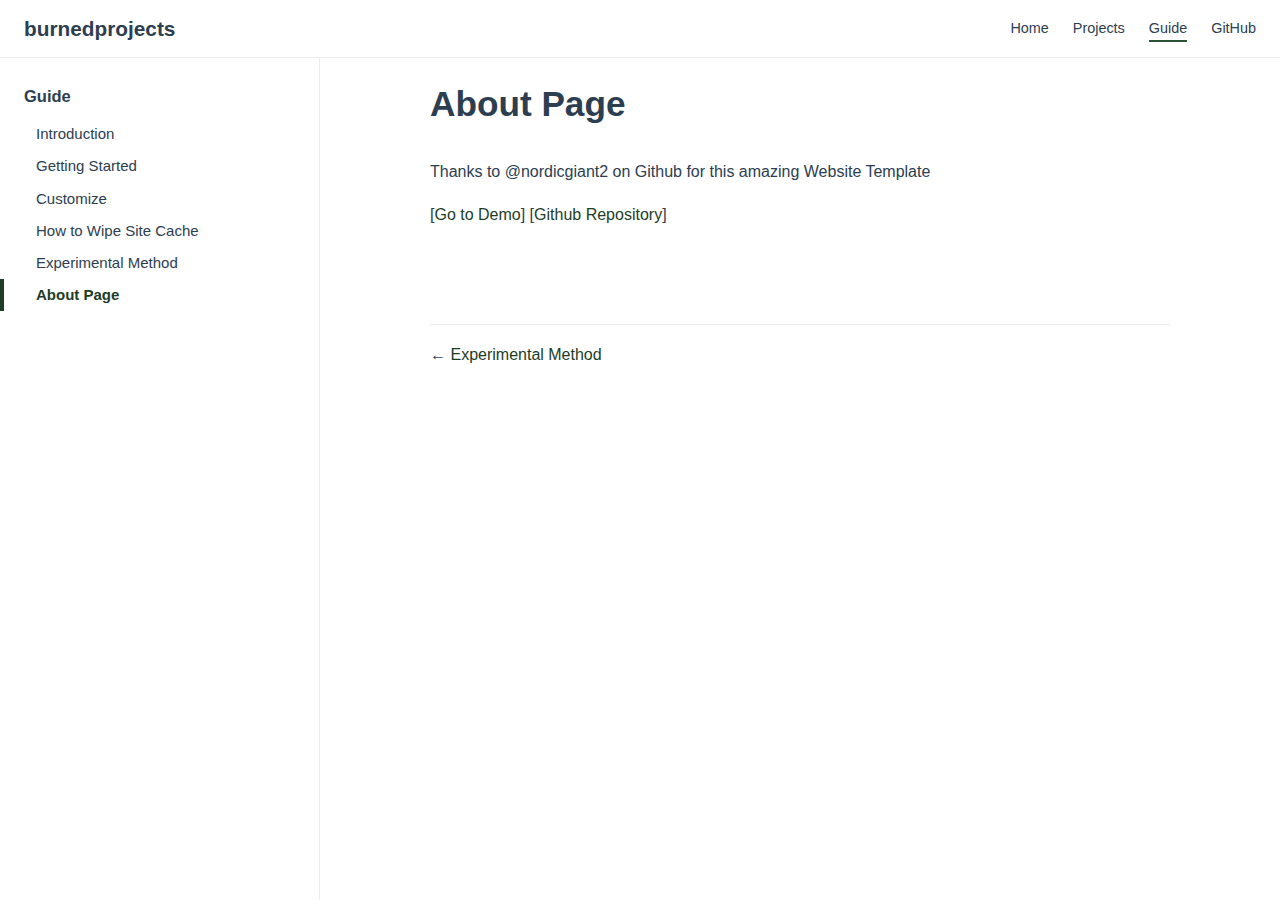
<file: guide/about.html>
<!DOCTYPE html>
<html lang="en-US">
  <head>
    <meta charset="utf-8">
    <meta name="viewport" content="width=device-width,initial-scale=1">
    <title>About Page | burnedprojects</title>
    <meta name="description" content="The HomePage of my Projects, like my Pizza Tower Web Ports">
    <link rel="icon" href="/logo.png">
    
    <link rel="preload" href="/assets/css/0.styles.d43e91db.css" as="style"><link rel="preload" href="/assets/js/app.4575adf4.js" as="script"><link rel="preload" href="/assets/js/12.ea68fa58.js" as="script"><link rel="prefetch" href="/assets/js/1.a69d93cf.js"><link rel="prefetch" href="/assets/js/10.6b70a7e4.js"><link rel="prefetch" href="/assets/js/11.0fa0f86b.js"><link rel="prefetch" href="/assets/js/13.8813f0f9.js"><link rel="prefetch" href="/assets/js/14.58ec5619.js"><link rel="prefetch" href="/assets/js/15.c4fc90a9.js"><link rel="prefetch" href="/assets/js/16.487e9f7c.js"><link rel="prefetch" href="/assets/js/17.ca6233ae.js"><link rel="prefetch" href="/assets/js/18.3529c2ed.js"><link rel="prefetch" href="/assets/js/19.5a941ac1.js"><link rel="prefetch" href="/assets/js/3.782ee427.js"><link rel="prefetch" href="/assets/js/4.117b4479.js"><link rel="prefetch" href="/assets/js/5.7c7c4fb3.js"><link rel="prefetch" href="/assets/js/6.415fed5a.js"><link rel="prefetch" href="/assets/js/7.0459cd9e.js"><link rel="prefetch" href="/assets/js/8.c52694d1.js"><link rel="prefetch" href="/assets/js/9.400497eb.js">
    <link rel="stylesheet" href="/assets/css/0.styles.d43e91db.css">
  </head>
  <body>
    <div id="app" data-server-rendered="true"><div class="theme-container"><header class="navbar"><div class="sidebar-button"><svg xmlns="http://www.w3.org/2000/svg" aria-hidden="true" role="img" viewBox="0 0 448 512" class="icon"><path fill="currentColor" d="M436 124H12c-6.627 0-12-5.373-12-12V80c0-6.627 5.373-12 12-12h424c6.627 0 12 5.373 12 12v32c0 6.627-5.373 12-12 12zm0 160H12c-6.627 0-12-5.373-12-12v-32c0-6.627 5.373-12 12-12h424c6.627 0 12 5.373 12 12v32c0 6.627-5.373 12-12 12zm0 160H12c-6.627 0-12-5.373-12-12v-32c0-6.627 5.373-12 12-12h424c6.627 0 12 5.373 12 12v32c0 6.627-5.373 12-12 12z"></path></svg></div> <a href="/" class="home-link router-link-active"><!----> <span class="site-name">burnedprojects</span></a> <div class="links" style="max-width:nullpx;"><div class="search-box"><input aria-label="Search" autocomplete="off" spellcheck="false" value=""> <!----></div> <nav class="nav-links can-hide"><div class="nav-item"><a href="/" class="nav-link">Home</a></div><div class="nav-item"><a href="/projects/" class="nav-link">Projects</a></div><div class="nav-item"><a href="/guide/" class="nav-link router-link-active">Guide</a></div><div class="nav-item"><a href="https://github.com/burnedpopcorn" target="_blank" rel="noopener noreferrer" class="nav-link external">
  GitHub
  <svg xmlns="http://www.w3.org/2000/svg" aria-hidden="true" x="0px" y="0px" viewBox="0 0 100 100" width="15" height="15" class="icon outbound"><path fill="currentColor" d="M18.8,85.1h56l0,0c2.2,0,4-1.8,4-4v-32h-8v28h-48v-48h28v-8h-32l0,0c-2.2,0-4,1.8-4,4v56C14.8,83.3,16.6,85.1,18.8,85.1z"></path> <polygon fill="currentColor" points="45.7,48.7 51.3,54.3 77.2,28.5 77.2,37.2 85.2,37.2 85.2,14.9 62.8,14.9 62.8,22.9 71.5,22.9"></polygon></svg></a></div> <!----></nav></div></header> <div class="sidebar-mask"></div> <div class="sidebar"><nav class="nav-links"><div class="nav-item"><a href="/" class="nav-link">Home</a></div><div class="nav-item"><a href="/projects/" class="nav-link">Projects</a></div><div class="nav-item"><a href="/guide/" class="nav-link router-link-active">Guide</a></div><div class="nav-item"><a href="https://github.com/burnedpopcorn" target="_blank" rel="noopener noreferrer" class="nav-link external">
  GitHub
  <svg xmlns="http://www.w3.org/2000/svg" aria-hidden="true" x="0px" y="0px" viewBox="0 0 100 100" width="15" height="15" class="icon outbound"><path fill="currentColor" d="M18.8,85.1h56l0,0c2.2,0,4-1.8,4-4v-32h-8v28h-48v-48h28v-8h-32l0,0c-2.2,0-4,1.8-4,4v56C14.8,83.3,16.6,85.1,18.8,85.1z"></path> <polygon fill="currentColor" points="45.7,48.7 51.3,54.3 77.2,28.5 77.2,37.2 85.2,37.2 85.2,14.9 62.8,14.9 62.8,22.9 71.5,22.9"></polygon></svg></a></div> <!----></nav>  <ul class="sidebar-links"><li><div class="sidebar-group first"><p class="sidebar-heading open"><span>Guide</span> <!----></p> <ul class="sidebar-group-items"><li><a href="/guide/" aria-current="page" class="sidebar-link">Introduction</a></li><li><a href="/guide/getting-started.html" class="sidebar-link">Getting Started</a></li><li><a href="/guide/customize.html" class="sidebar-link">Customize</a></li><li><a href="/guide/wipecache.html" class="sidebar-link">How to Wipe Site Cache</a></li><li><a href="/guide/experimental.html" class="sidebar-link">Experimental Method</a></li><li><a href="/guide/about.html" aria-current="page" class="active sidebar-link">About Page</a></li></ul></div></li></ul> </div> <div class="page"> <div class="content"><h1 id="about-page">About Page</h1> <p>Thanks to @nordicgiant2 on Github for this amazing Website Template</p> <p>[<a href="https://nordicgiant2.github.io/vue-nice-homepage-page/" target="_blank" rel="noopener noreferrer">Go to Demo<svg xmlns="http://www.w3.org/2000/svg" aria-hidden="true" x="0px" y="0px" viewBox="0 0 100 100" width="15" height="15" class="icon outbound"><path fill="currentColor" d="M18.8,85.1h56l0,0c2.2,0,4-1.8,4-4v-32h-8v28h-48v-48h28v-8h-32l0,0c-2.2,0-4,1.8-4,4v56C14.8,83.3,16.6,85.1,18.8,85.1z"></path> <polygon fill="currentColor" points="45.7,48.7 51.3,54.3 77.2,28.5 77.2,37.2 85.2,37.2 85.2,14.9 62.8,14.9 62.8,22.9 71.5,22.9"></polygon></svg></a>] [<a href="https://github.com/nordicgiant2/vue-nice-homepage" target="_blank" rel="noopener noreferrer">Github Repository<svg xmlns="http://www.w3.org/2000/svg" aria-hidden="true" x="0px" y="0px" viewBox="0 0 100 100" width="15" height="15" class="icon outbound"><path fill="currentColor" d="M18.8,85.1h56l0,0c2.2,0,4-1.8,4-4v-32h-8v28h-48v-48h28v-8h-32l0,0c-2.2,0-4,1.8-4,4v56C14.8,83.3,16.6,85.1,18.8,85.1z"></path> <polygon fill="currentColor" points="45.7,48.7 51.3,54.3 77.2,28.5 77.2,37.2 85.2,37.2 85.2,14.9 62.8,14.9 62.8,22.9 71.5,22.9"></polygon></svg></a>]</p></div> <div class="page-edit"><!----> <!----></div> <div class="page-nav"><p class="inner"><span class="prev">
        ←
        <a href="/guide/experimental.html" class="prev">
          Experimental Method
        </a></span> <!----></p></div> </div> <!----></div></div>
    <script src="/assets/js/app.4575adf4.js" defer></script><script src="/assets/js/12.ea68fa58.js" defer></script>
  </body>
</html>
</file>
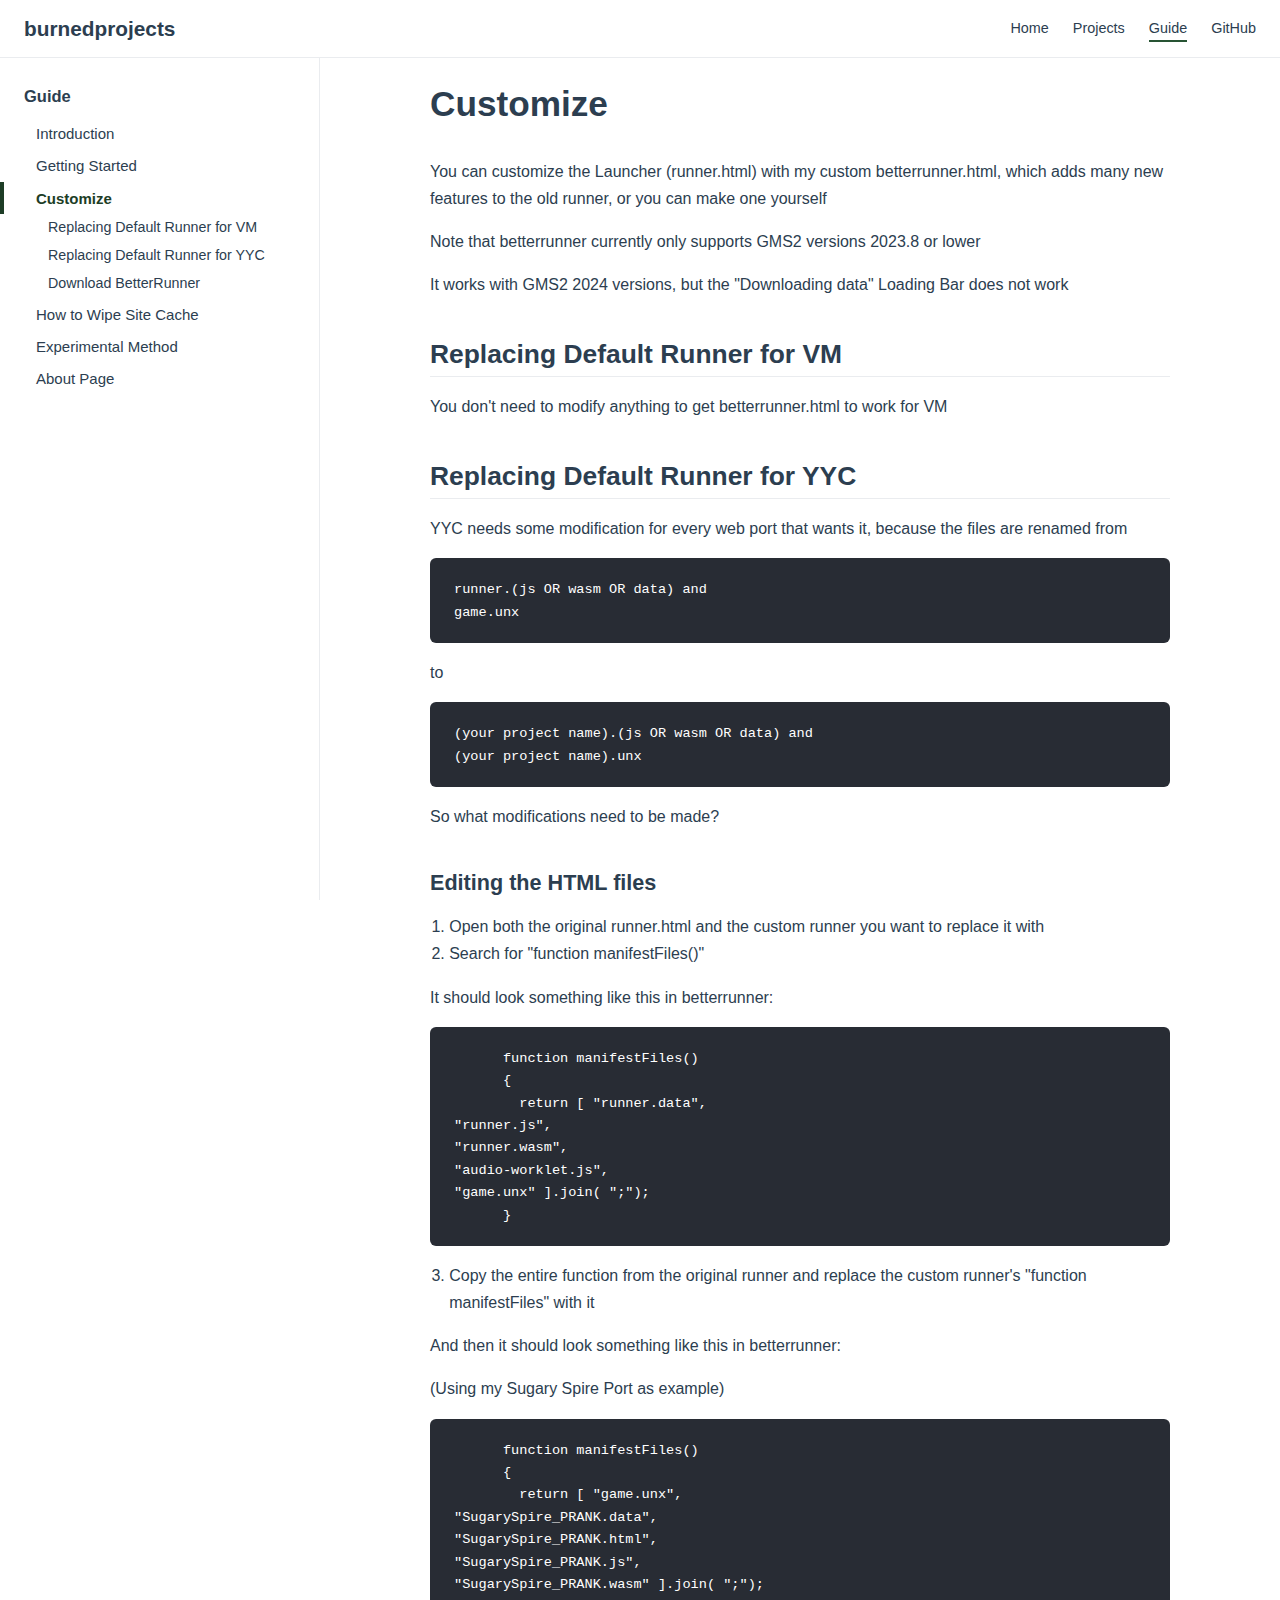
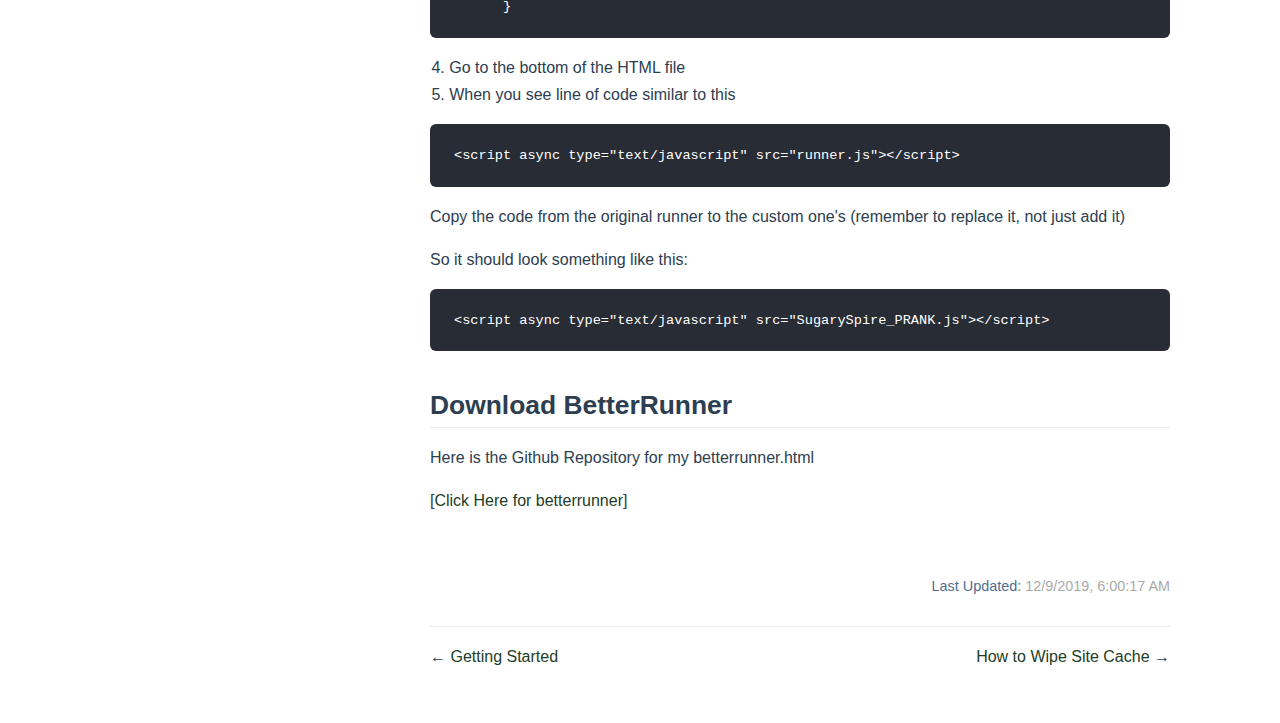
<file: guide/customize.html>
<!DOCTYPE html>
<html lang="en-US">
  <head>
    <meta charset="utf-8">
    <meta name="viewport" content="width=device-width,initial-scale=1">
    <title>Customize | burnedprojects</title>
    <meta name="description" content="The HomePage of my Projects, like my Pizza Tower Web Ports">
    <link rel="icon" href="/logo.png">
    
    <link rel="preload" href="/assets/css/0.styles.d43e91db.css" as="style"><link rel="preload" href="/assets/js/app.4575adf4.js" as="script"><link rel="preload" href="/assets/js/13.8813f0f9.js" as="script"><link rel="prefetch" href="/assets/js/1.a69d93cf.js"><link rel="prefetch" href="/assets/js/10.6b70a7e4.js"><link rel="prefetch" href="/assets/js/11.0fa0f86b.js"><link rel="prefetch" href="/assets/js/12.ea68fa58.js"><link rel="prefetch" href="/assets/js/14.58ec5619.js"><link rel="prefetch" href="/assets/js/15.c4fc90a9.js"><link rel="prefetch" href="/assets/js/16.487e9f7c.js"><link rel="prefetch" href="/assets/js/17.ca6233ae.js"><link rel="prefetch" href="/assets/js/18.3529c2ed.js"><link rel="prefetch" href="/assets/js/19.5a941ac1.js"><link rel="prefetch" href="/assets/js/3.782ee427.js"><link rel="prefetch" href="/assets/js/4.117b4479.js"><link rel="prefetch" href="/assets/js/5.7c7c4fb3.js"><link rel="prefetch" href="/assets/js/6.415fed5a.js"><link rel="prefetch" href="/assets/js/7.0459cd9e.js"><link rel="prefetch" href="/assets/js/8.c52694d1.js"><link rel="prefetch" href="/assets/js/9.400497eb.js">
    <link rel="stylesheet" href="/assets/css/0.styles.d43e91db.css">
  </head>
  <body>
    <div id="app" data-server-rendered="true"><div class="theme-container"><header class="navbar"><div class="sidebar-button"><svg xmlns="http://www.w3.org/2000/svg" aria-hidden="true" role="img" viewBox="0 0 448 512" class="icon"><path fill="currentColor" d="M436 124H12c-6.627 0-12-5.373-12-12V80c0-6.627 5.373-12 12-12h424c6.627 0 12 5.373 12 12v32c0 6.627-5.373 12-12 12zm0 160H12c-6.627 0-12-5.373-12-12v-32c0-6.627 5.373-12 12-12h424c6.627 0 12 5.373 12 12v32c0 6.627-5.373 12-12 12zm0 160H12c-6.627 0-12-5.373-12-12v-32c0-6.627 5.373-12 12-12h424c6.627 0 12 5.373 12 12v32c0 6.627-5.373 12-12 12z"></path></svg></div> <a href="/" class="home-link router-link-active"><!----> <span class="site-name">burnedprojects</span></a> <div class="links" style="max-width:nullpx;"><div class="search-box"><input aria-label="Search" autocomplete="off" spellcheck="false" value=""> <!----></div> <nav class="nav-links can-hide"><div class="nav-item"><a href="/" class="nav-link">Home</a></div><div class="nav-item"><a href="/projects/" class="nav-link">Projects</a></div><div class="nav-item"><a href="/guide/" class="nav-link router-link-active">Guide</a></div><div class="nav-item"><a href="https://github.com/burnedpopcorn" target="_blank" rel="noopener noreferrer" class="nav-link external">
  GitHub
  <svg xmlns="http://www.w3.org/2000/svg" aria-hidden="true" x="0px" y="0px" viewBox="0 0 100 100" width="15" height="15" class="icon outbound"><path fill="currentColor" d="M18.8,85.1h56l0,0c2.2,0,4-1.8,4-4v-32h-8v28h-48v-48h28v-8h-32l0,0c-2.2,0-4,1.8-4,4v56C14.8,83.3,16.6,85.1,18.8,85.1z"></path> <polygon fill="currentColor" points="45.7,48.7 51.3,54.3 77.2,28.5 77.2,37.2 85.2,37.2 85.2,14.9 62.8,14.9 62.8,22.9 71.5,22.9"></polygon></svg></a></div> <!----></nav></div></header> <div class="sidebar-mask"></div> <div class="sidebar"><nav class="nav-links"><div class="nav-item"><a href="/" class="nav-link">Home</a></div><div class="nav-item"><a href="/projects/" class="nav-link">Projects</a></div><div class="nav-item"><a href="/guide/" class="nav-link router-link-active">Guide</a></div><div class="nav-item"><a href="https://github.com/burnedpopcorn" target="_blank" rel="noopener noreferrer" class="nav-link external">
  GitHub
  <svg xmlns="http://www.w3.org/2000/svg" aria-hidden="true" x="0px" y="0px" viewBox="0 0 100 100" width="15" height="15" class="icon outbound"><path fill="currentColor" d="M18.8,85.1h56l0,0c2.2,0,4-1.8,4-4v-32h-8v28h-48v-48h28v-8h-32l0,0c-2.2,0-4,1.8-4,4v56C14.8,83.3,16.6,85.1,18.8,85.1z"></path> <polygon fill="currentColor" points="45.7,48.7 51.3,54.3 77.2,28.5 77.2,37.2 85.2,37.2 85.2,14.9 62.8,14.9 62.8,22.9 71.5,22.9"></polygon></svg></a></div> <!----></nav>  <ul class="sidebar-links"><li><div class="sidebar-group first"><p class="sidebar-heading open"><span>Guide</span> <!----></p> <ul class="sidebar-group-items"><li><a href="/guide/" aria-current="page" class="sidebar-link">Introduction</a></li><li><a href="/guide/getting-started.html" class="sidebar-link">Getting Started</a></li><li><a href="/guide/customize.html" aria-current="page" class="active sidebar-link">Customize</a><ul class="sidebar-sub-headers"><li class="sidebar-sub-header"><a href="/guide/customize.html#replacing-default-runner-for-vm" class="sidebar-link">Replacing Default Runner for VM</a></li><li class="sidebar-sub-header"><a href="/guide/customize.html#replacing-default-runner-for-yyc" class="sidebar-link">Replacing Default Runner for YYC</a></li><li class="sidebar-sub-header"><a href="/guide/customize.html#download-betterrunner" class="sidebar-link">Download BetterRunner</a></li></ul></li><li><a href="/guide/wipecache.html" class="sidebar-link">How to Wipe Site Cache</a></li><li><a href="/guide/experimental.html" class="sidebar-link">Experimental Method</a></li><li><a href="/guide/about.html" class="sidebar-link">About Page</a></li></ul></div></li></ul> </div> <div class="page"> <div class="content"><h1 id="customize">Customize</h1> <p>You can customize the Launcher (runner.html) with my custom betterrunner.html, which adds many new features to the old runner, or you can make one yourself</p> <p>Note that betterrunner currently only supports GMS2 versions 2023.8 or lower</p> <p>It works with GMS2 2024 versions, but the &quot;Downloading data&quot; Loading Bar does not work</p> <h2 id="replacing-default-runner-for-vm">Replacing Default Runner for VM</h2> <p>You don't need to modify anything to get betterrunner.html to work for VM</p> <h2 id="replacing-default-runner-for-yyc">Replacing Default Runner for YYC</h2> <p>YYC needs some modification for every web port that wants it, because the files are renamed from</p> <div class="language- extra-class"><pre class="language-text"><code>runner.(js OR wasm OR data) and 
game.unx
</code></pre></div><p>to</p> <div class="language- extra-class"><pre class="language-text"><code>(your project name).(js OR wasm OR data) and 
(your project name).unx
</code></pre></div><p>So what modifications need to be made?</p> <h3 id="editing-the-html-files">Editing the HTML files</h3> <ol><li>Open both the original runner.html and the custom runner you want to replace it with</li> <li>Search for &quot;function manifestFiles()&quot;</li></ol> <p>It should look something like this in betterrunner:</p> <div class="language- extra-class"><pre class="language-text"><code>      function manifestFiles()
      {
        return [ &quot;runner.data&quot;,
&quot;runner.js&quot;,
&quot;runner.wasm&quot;,
&quot;audio-worklet.js&quot;,
&quot;game.unx&quot; ].join( &quot;;&quot;);
      }
</code></pre></div><ol start="3"><li>Copy the entire function from the original runner and replace the custom runner's &quot;function manifestFiles&quot; with it</li></ol> <p>And then it should look something like this in betterrunner:</p> <p>(Using my Sugary Spire Port as example)</p> <div class="language- extra-class"><pre class="language-text"><code>      function manifestFiles()
      {
        return [ &quot;game.unx&quot;,
&quot;SugarySpire_PRANK.data&quot;,
&quot;SugarySpire_PRANK.html&quot;,
&quot;SugarySpire_PRANK.js&quot;,
&quot;SugarySpire_PRANK.wasm&quot; ].join( &quot;;&quot;);
      }
</code></pre></div><ol start="4"><li>Go to the bottom of the HTML file</li> <li>When you see line of code similar to this</li></ol> <div class="language- extra-class"><pre class="language-text"><code>&lt;script async type=&quot;text/javascript&quot; src=&quot;runner.js&quot;&gt;&lt;/script&gt;
</code></pre></div><p>Copy the code from the original runner to the custom one's (remember to replace it, not just add it)</p> <p>So it should look something like this:</p> <div class="language- extra-class"><pre class="language-text"><code>&lt;script async type=&quot;text/javascript&quot; src=&quot;SugarySpire_PRANK.js&quot;&gt;&lt;/script&gt;
</code></pre></div><h2 id="download-betterrunner">Download BetterRunner</h2> <p>Here is the Github Repository for my betterrunner.html</p> <p>[<a href="https://github.com/burnedpopcorn/BetterRunner" target="_blank" rel="noopener noreferrer">Click Here for betterrunner<svg xmlns="http://www.w3.org/2000/svg" aria-hidden="true" x="0px" y="0px" viewBox="0 0 100 100" width="15" height="15" class="icon outbound"><path fill="currentColor" d="M18.8,85.1h56l0,0c2.2,0,4-1.8,4-4v-32h-8v28h-48v-48h28v-8h-32l0,0c-2.2,0-4,1.8-4,4v56C14.8,83.3,16.6,85.1,18.8,85.1z"></path> <polygon fill="currentColor" points="45.7,48.7 51.3,54.3 77.2,28.5 77.2,37.2 85.2,37.2 85.2,14.9 62.8,14.9 62.8,22.9 71.5,22.9"></polygon></svg></a>]</p></div> <div class="page-edit"><!----> <div class="last-updated"><span class="prefix">Last Updated: </span> <span class="time">12/8/2019, 10:00:17 PM</span></div></div> <div class="page-nav"><p class="inner"><span class="prev">
        ←
        <a href="/guide/getting-started.html" class="prev">
          Getting Started
        </a></span> <span class="next"><a href="/guide/wipecache.html">
          How to Wipe Site Cache
        </a>
        →
      </span></p></div> </div> <!----></div></div>
    <script src="/assets/js/app.4575adf4.js" defer></script><script src="/assets/js/13.8813f0f9.js" defer></script>
  </body>
</html>
</file>
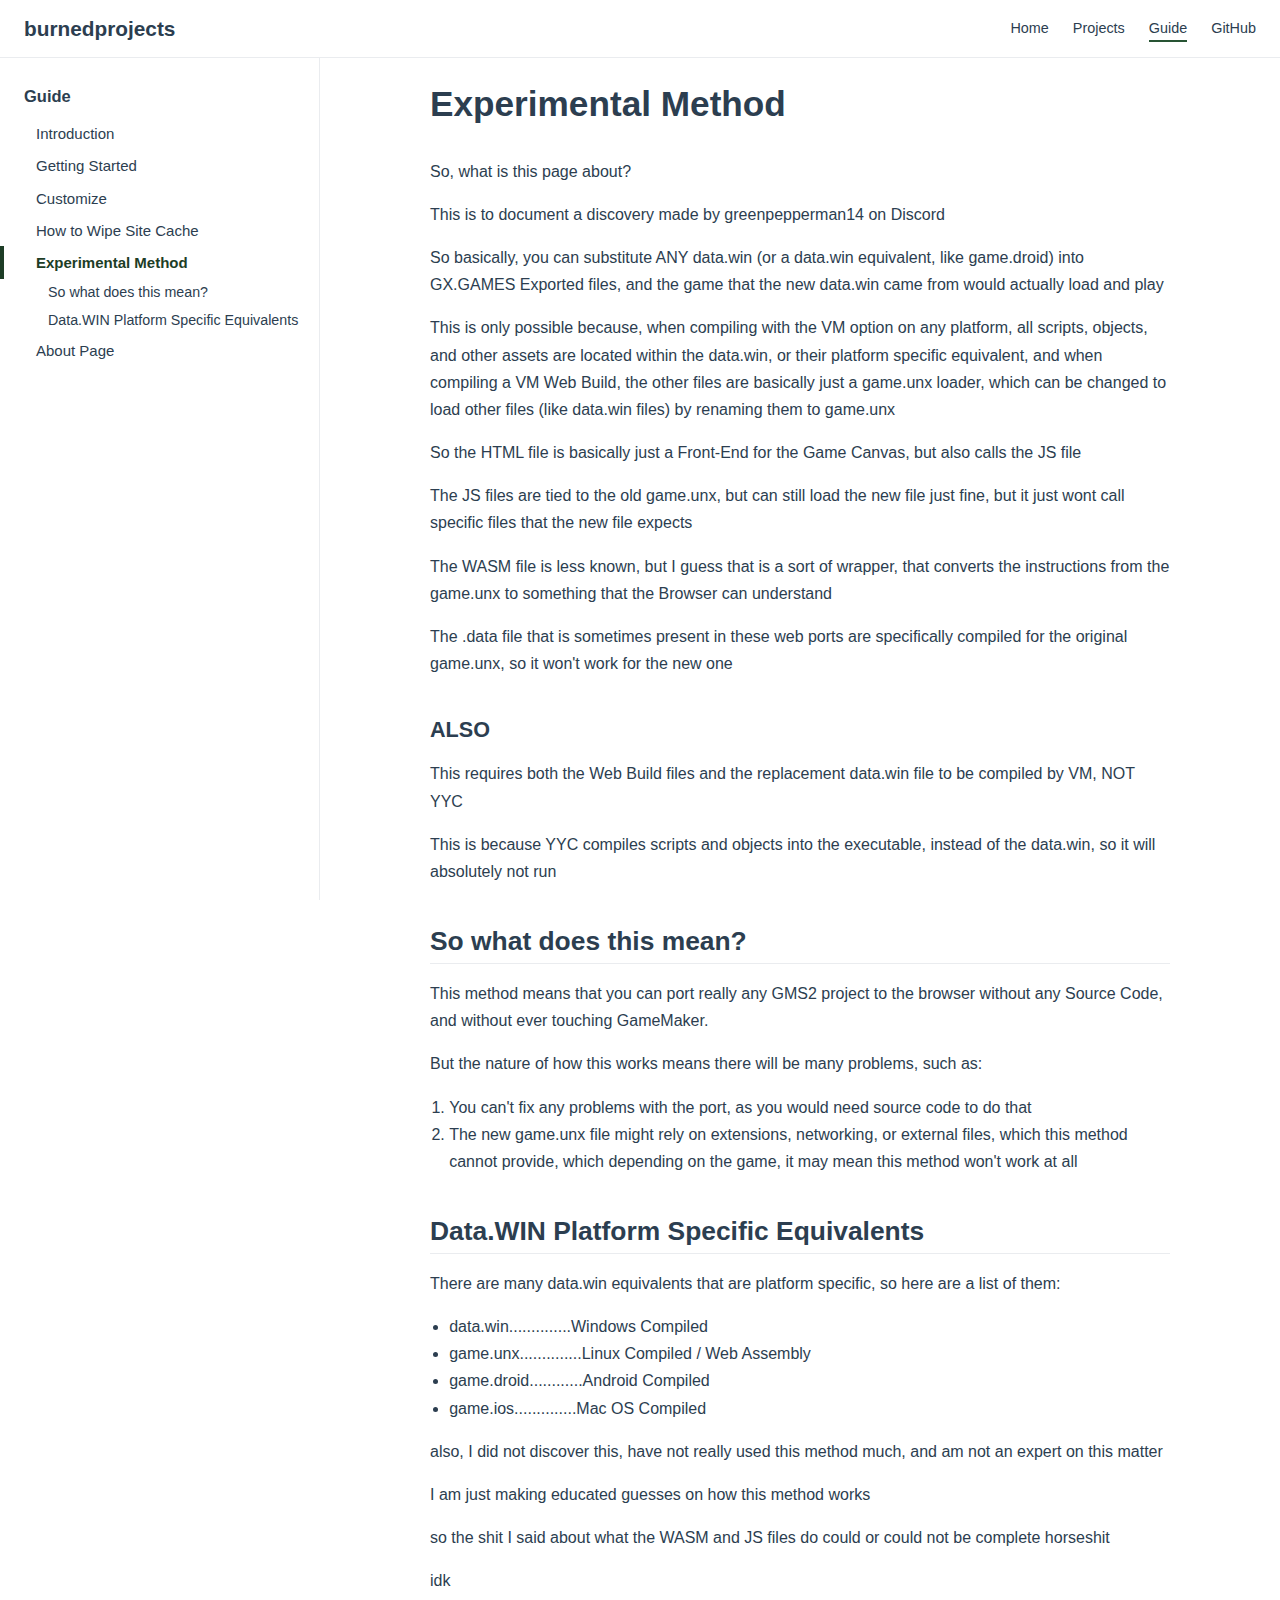
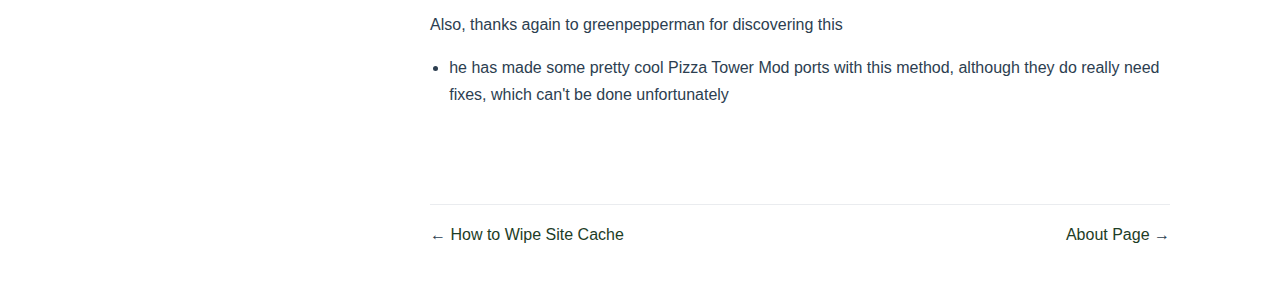
<file: guide/experimental.html>
<!DOCTYPE html>
<html lang="en-US">
  <head>
    <meta charset="utf-8">
    <meta name="viewport" content="width=device-width,initial-scale=1">
    <title>Experimental Method | burnedprojects</title>
    <meta name="description" content="The HomePage of my Projects, like my Pizza Tower Web Ports">
    <link rel="icon" href="/logo.png">
    
    <link rel="preload" href="/assets/css/0.styles.d43e91db.css" as="style"><link rel="preload" href="/assets/js/app.4575adf4.js" as="script"><link rel="preload" href="/assets/js/14.58ec5619.js" as="script"><link rel="prefetch" href="/assets/js/1.a69d93cf.js"><link rel="prefetch" href="/assets/js/10.6b70a7e4.js"><link rel="prefetch" href="/assets/js/11.0fa0f86b.js"><link rel="prefetch" href="/assets/js/12.ea68fa58.js"><link rel="prefetch" href="/assets/js/13.8813f0f9.js"><link rel="prefetch" href="/assets/js/15.c4fc90a9.js"><link rel="prefetch" href="/assets/js/16.487e9f7c.js"><link rel="prefetch" href="/assets/js/17.ca6233ae.js"><link rel="prefetch" href="/assets/js/18.3529c2ed.js"><link rel="prefetch" href="/assets/js/19.5a941ac1.js"><link rel="prefetch" href="/assets/js/3.782ee427.js"><link rel="prefetch" href="/assets/js/4.117b4479.js"><link rel="prefetch" href="/assets/js/5.7c7c4fb3.js"><link rel="prefetch" href="/assets/js/6.415fed5a.js"><link rel="prefetch" href="/assets/js/7.0459cd9e.js"><link rel="prefetch" href="/assets/js/8.c52694d1.js"><link rel="prefetch" href="/assets/js/9.400497eb.js">
    <link rel="stylesheet" href="/assets/css/0.styles.d43e91db.css">
  </head>
  <body>
    <div id="app" data-server-rendered="true"><div class="theme-container"><header class="navbar"><div class="sidebar-button"><svg xmlns="http://www.w3.org/2000/svg" aria-hidden="true" role="img" viewBox="0 0 448 512" class="icon"><path fill="currentColor" d="M436 124H12c-6.627 0-12-5.373-12-12V80c0-6.627 5.373-12 12-12h424c6.627 0 12 5.373 12 12v32c0 6.627-5.373 12-12 12zm0 160H12c-6.627 0-12-5.373-12-12v-32c0-6.627 5.373-12 12-12h424c6.627 0 12 5.373 12 12v32c0 6.627-5.373 12-12 12zm0 160H12c-6.627 0-12-5.373-12-12v-32c0-6.627 5.373-12 12-12h424c6.627 0 12 5.373 12 12v32c0 6.627-5.373 12-12 12z"></path></svg></div> <a href="/" class="home-link router-link-active"><!----> <span class="site-name">burnedprojects</span></a> <div class="links" style="max-width:nullpx;"><div class="search-box"><input aria-label="Search" autocomplete="off" spellcheck="false" value=""> <!----></div> <nav class="nav-links can-hide"><div class="nav-item"><a href="/" class="nav-link">Home</a></div><div class="nav-item"><a href="/projects/" class="nav-link">Projects</a></div><div class="nav-item"><a href="/guide/" class="nav-link router-link-active">Guide</a></div><div class="nav-item"><a href="https://github.com/burnedpopcorn" target="_blank" rel="noopener noreferrer" class="nav-link external">
  GitHub
  <svg xmlns="http://www.w3.org/2000/svg" aria-hidden="true" x="0px" y="0px" viewBox="0 0 100 100" width="15" height="15" class="icon outbound"><path fill="currentColor" d="M18.8,85.1h56l0,0c2.2,0,4-1.8,4-4v-32h-8v28h-48v-48h28v-8h-32l0,0c-2.2,0-4,1.8-4,4v56C14.8,83.3,16.6,85.1,18.8,85.1z"></path> <polygon fill="currentColor" points="45.7,48.7 51.3,54.3 77.2,28.5 77.2,37.2 85.2,37.2 85.2,14.9 62.8,14.9 62.8,22.9 71.5,22.9"></polygon></svg></a></div> <!----></nav></div></header> <div class="sidebar-mask"></div> <div class="sidebar"><nav class="nav-links"><div class="nav-item"><a href="/" class="nav-link">Home</a></div><div class="nav-item"><a href="/projects/" class="nav-link">Projects</a></div><div class="nav-item"><a href="/guide/" class="nav-link router-link-active">Guide</a></div><div class="nav-item"><a href="https://github.com/burnedpopcorn" target="_blank" rel="noopener noreferrer" class="nav-link external">
  GitHub
  <svg xmlns="http://www.w3.org/2000/svg" aria-hidden="true" x="0px" y="0px" viewBox="0 0 100 100" width="15" height="15" class="icon outbound"><path fill="currentColor" d="M18.8,85.1h56l0,0c2.2,0,4-1.8,4-4v-32h-8v28h-48v-48h28v-8h-32l0,0c-2.2,0-4,1.8-4,4v56C14.8,83.3,16.6,85.1,18.8,85.1z"></path> <polygon fill="currentColor" points="45.7,48.7 51.3,54.3 77.2,28.5 77.2,37.2 85.2,37.2 85.2,14.9 62.8,14.9 62.8,22.9 71.5,22.9"></polygon></svg></a></div> <!----></nav>  <ul class="sidebar-links"><li><div class="sidebar-group first"><p class="sidebar-heading open"><span>Guide</span> <!----></p> <ul class="sidebar-group-items"><li><a href="/guide/" aria-current="page" class="sidebar-link">Introduction</a></li><li><a href="/guide/getting-started.html" class="sidebar-link">Getting Started</a></li><li><a href="/guide/customize.html" class="sidebar-link">Customize</a></li><li><a href="/guide/wipecache.html" class="sidebar-link">How to Wipe Site Cache</a></li><li><a href="/guide/experimental.html" aria-current="page" class="active sidebar-link">Experimental Method</a><ul class="sidebar-sub-headers"><li class="sidebar-sub-header"><a href="/guide/experimental.html#so-what-does-this-mean" class="sidebar-link">So what does this mean?</a></li><li class="sidebar-sub-header"><a href="/guide/experimental.html#data-win-platform-specific-equivalents" class="sidebar-link">Data.WIN Platform Specific Equivalents</a></li></ul></li><li><a href="/guide/about.html" class="sidebar-link">About Page</a></li></ul></div></li></ul> </div> <div class="page"> <div class="content"><h1 id="experimental-method">Experimental Method</h1> <p>So, what is this page about?</p> <p>This is to document a discovery made by greenpepperman14 on Discord</p> <p>So basically, you can substitute ANY data.win (or a data.win equivalent, like game.droid) into GX.GAMES Exported files, and the game that the new data.win came from would actually load and play</p> <p>This is only possible because, when compiling with the VM option on any platform, all scripts, objects, and other assets are located within the data.win, or their platform specific equivalent, and when compiling a VM Web Build, the other files are basically just a game.unx loader, which can be changed to load other files (like data.win files) by renaming them to game.unx</p> <p>So the HTML file is basically just a Front-End for the Game Canvas, but also calls the JS file</p> <p>The JS files are tied to the old game.unx, but can still load the new file just fine, but it just wont call specific files that the new file expects</p> <p>The WASM file is less known, but I guess that is a sort of wrapper, that converts the instructions from the game.unx to something that the Browser can understand</p> <p>The .data file that is sometimes present in these web ports are specifically compiled for the original game.unx, so it won't work for the new one</p> <h3 id="also">ALSO</h3> <p>This requires both the Web Build files and the replacement data.win file to be compiled by VM, NOT YYC</p> <p>This is because YYC compiles scripts and objects into the executable, instead of the data.win, so it will absolutely not run</p> <h2 id="so-what-does-this-mean">So what does this mean?</h2> <p>This method means that you can port really any GMS2 project to the browser without any Source Code, and without ever touching GameMaker.</p> <p>But the nature of how this works means there will be many problems, such as:</p> <ol><li>You can't fix any problems with the port, as you would need source code to do that</li> <li>The new game.unx file might rely on extensions, networking, or external files, which this method cannot provide, which depending on the game, it may mean this method won't work at all</li></ol> <h2 id="data-win-platform-specific-equivalents">Data.WIN Platform Specific Equivalents</h2> <p>There are many data.win equivalents that are platform specific, so here are a list of them:</p> <ul><li>data.win..............Windows Compiled</li> <li>game.unx..............Linux Compiled / Web Assembly</li> <li>game.droid............Android Compiled</li> <li>game.ios..............Mac OS Compiled</li></ul> <p>also, I did not discover this, have not really used this method much, and am not an expert on this matter</p> <p>I am just making educated guesses on how this method works</p> <p>so the shit I said about what the WASM and JS files do could or could not be complete horseshit</p> <p>idk</p> <p>Also, thanks again to greenpepperman for discovering this</p> <ul><li>he has made some pretty cool Pizza Tower Mod ports with this method, although they do really need fixes, which can't be done unfortunately</li></ul></div> <div class="page-edit"><!----> <!----></div> <div class="page-nav"><p class="inner"><span class="prev">
        ←
        <a href="/guide/wipecache.html" class="prev">
          How to Wipe Site Cache
        </a></span> <span class="next"><a href="/guide/about.html">
          About Page
        </a>
        →
      </span></p></div> </div> <!----></div></div>
    <script src="/assets/js/app.4575adf4.js" defer></script><script src="/assets/js/14.58ec5619.js" defer></script>
  </body>
</html>
</file>
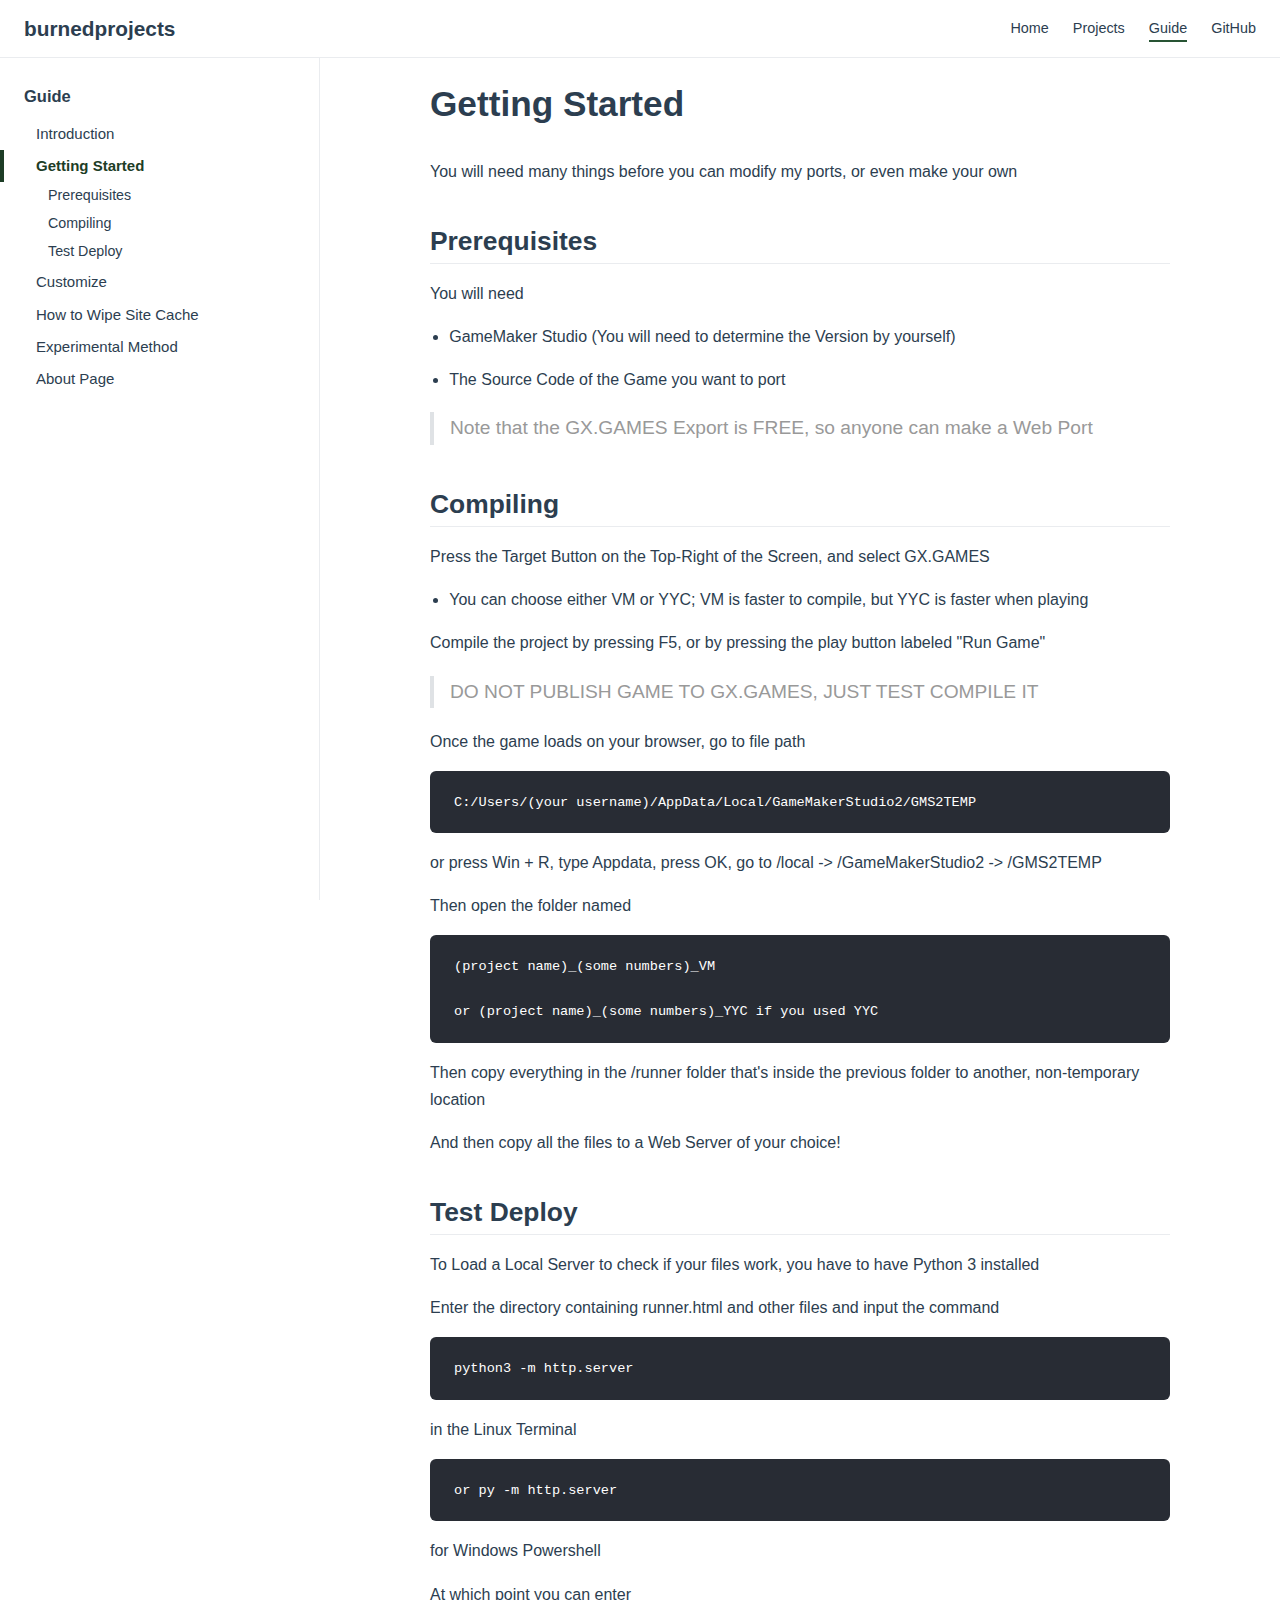
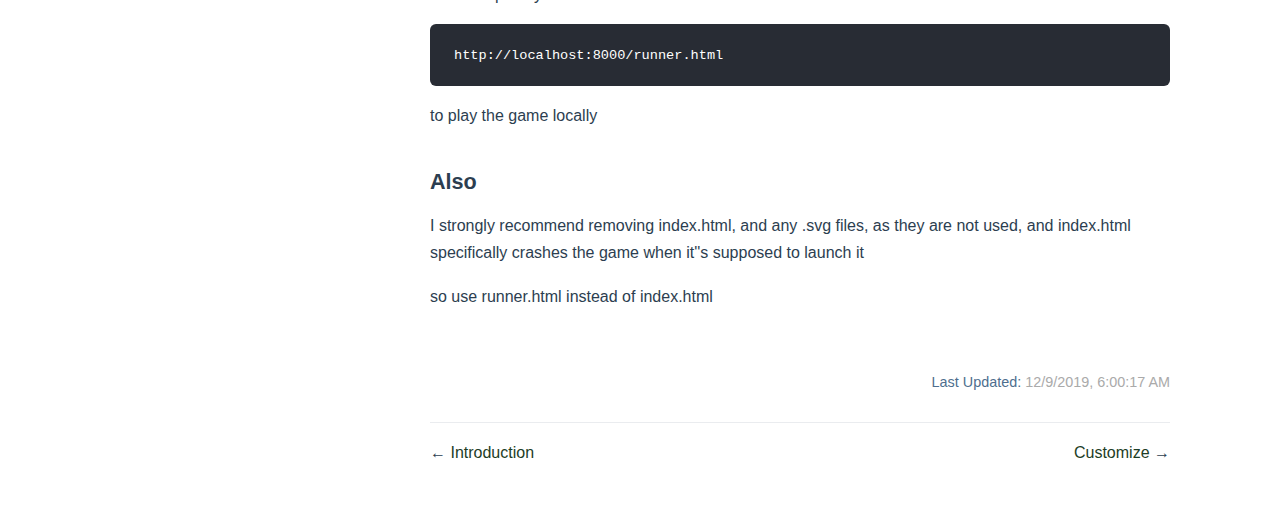
<file: guide/getting-started.html>
<!DOCTYPE html>
<html lang="en-US">
  <head>
    <meta charset="utf-8">
    <meta name="viewport" content="width=device-width,initial-scale=1">
    <title>Getting Started | burnedprojects</title>
    <meta name="description" content="The HomePage of my Projects, like my Pizza Tower Web Ports">
    <link rel="icon" href="/logo.png">
    
    <link rel="preload" href="/assets/css/0.styles.d43e91db.css" as="style"><link rel="preload" href="/assets/js/app.4575adf4.js" as="script"><link rel="preload" href="/assets/js/15.c4fc90a9.js" as="script"><link rel="prefetch" href="/assets/js/1.a69d93cf.js"><link rel="prefetch" href="/assets/js/10.6b70a7e4.js"><link rel="prefetch" href="/assets/js/11.0fa0f86b.js"><link rel="prefetch" href="/assets/js/12.ea68fa58.js"><link rel="prefetch" href="/assets/js/13.8813f0f9.js"><link rel="prefetch" href="/assets/js/14.58ec5619.js"><link rel="prefetch" href="/assets/js/16.487e9f7c.js"><link rel="prefetch" href="/assets/js/17.ca6233ae.js"><link rel="prefetch" href="/assets/js/18.3529c2ed.js"><link rel="prefetch" href="/assets/js/19.5a941ac1.js"><link rel="prefetch" href="/assets/js/3.782ee427.js"><link rel="prefetch" href="/assets/js/4.117b4479.js"><link rel="prefetch" href="/assets/js/5.7c7c4fb3.js"><link rel="prefetch" href="/assets/js/6.415fed5a.js"><link rel="prefetch" href="/assets/js/7.0459cd9e.js"><link rel="prefetch" href="/assets/js/8.c52694d1.js"><link rel="prefetch" href="/assets/js/9.400497eb.js">
    <link rel="stylesheet" href="/assets/css/0.styles.d43e91db.css">
  </head>
  <body>
    <div id="app" data-server-rendered="true"><div class="theme-container"><header class="navbar"><div class="sidebar-button"><svg xmlns="http://www.w3.org/2000/svg" aria-hidden="true" role="img" viewBox="0 0 448 512" class="icon"><path fill="currentColor" d="M436 124H12c-6.627 0-12-5.373-12-12V80c0-6.627 5.373-12 12-12h424c6.627 0 12 5.373 12 12v32c0 6.627-5.373 12-12 12zm0 160H12c-6.627 0-12-5.373-12-12v-32c0-6.627 5.373-12 12-12h424c6.627 0 12 5.373 12 12v32c0 6.627-5.373 12-12 12zm0 160H12c-6.627 0-12-5.373-12-12v-32c0-6.627 5.373-12 12-12h424c6.627 0 12 5.373 12 12v32c0 6.627-5.373 12-12 12z"></path></svg></div> <a href="/" class="home-link router-link-active"><!----> <span class="site-name">burnedprojects</span></a> <div class="links" style="max-width:nullpx;"><div class="search-box"><input aria-label="Search" autocomplete="off" spellcheck="false" value=""> <!----></div> <nav class="nav-links can-hide"><div class="nav-item"><a href="/" class="nav-link">Home</a></div><div class="nav-item"><a href="/projects/" class="nav-link">Projects</a></div><div class="nav-item"><a href="/guide/" class="nav-link router-link-active">Guide</a></div><div class="nav-item"><a href="https://github.com/burnedpopcorn" target="_blank" rel="noopener noreferrer" class="nav-link external">
  GitHub
  <svg xmlns="http://www.w3.org/2000/svg" aria-hidden="true" x="0px" y="0px" viewBox="0 0 100 100" width="15" height="15" class="icon outbound"><path fill="currentColor" d="M18.8,85.1h56l0,0c2.2,0,4-1.8,4-4v-32h-8v28h-48v-48h28v-8h-32l0,0c-2.2,0-4,1.8-4,4v56C14.8,83.3,16.6,85.1,18.8,85.1z"></path> <polygon fill="currentColor" points="45.7,48.7 51.3,54.3 77.2,28.5 77.2,37.2 85.2,37.2 85.2,14.9 62.8,14.9 62.8,22.9 71.5,22.9"></polygon></svg></a></div> <!----></nav></div></header> <div class="sidebar-mask"></div> <div class="sidebar"><nav class="nav-links"><div class="nav-item"><a href="/" class="nav-link">Home</a></div><div class="nav-item"><a href="/projects/" class="nav-link">Projects</a></div><div class="nav-item"><a href="/guide/" class="nav-link router-link-active">Guide</a></div><div class="nav-item"><a href="https://github.com/burnedpopcorn" target="_blank" rel="noopener noreferrer" class="nav-link external">
  GitHub
  <svg xmlns="http://www.w3.org/2000/svg" aria-hidden="true" x="0px" y="0px" viewBox="0 0 100 100" width="15" height="15" class="icon outbound"><path fill="currentColor" d="M18.8,85.1h56l0,0c2.2,0,4-1.8,4-4v-32h-8v28h-48v-48h28v-8h-32l0,0c-2.2,0-4,1.8-4,4v56C14.8,83.3,16.6,85.1,18.8,85.1z"></path> <polygon fill="currentColor" points="45.7,48.7 51.3,54.3 77.2,28.5 77.2,37.2 85.2,37.2 85.2,14.9 62.8,14.9 62.8,22.9 71.5,22.9"></polygon></svg></a></div> <!----></nav>  <ul class="sidebar-links"><li><div class="sidebar-group first"><p class="sidebar-heading open"><span>Guide</span> <!----></p> <ul class="sidebar-group-items"><li><a href="/guide/" aria-current="page" class="sidebar-link">Introduction</a></li><li><a href="/guide/getting-started.html" aria-current="page" class="active sidebar-link">Getting Started</a><ul class="sidebar-sub-headers"><li class="sidebar-sub-header"><a href="/guide/getting-started.html#prerequisites" class="sidebar-link">Prerequisites</a></li><li class="sidebar-sub-header"><a href="/guide/getting-started.html#compiling" class="sidebar-link">Compiling</a></li><li class="sidebar-sub-header"><a href="/guide/getting-started.html#test-deploy" class="sidebar-link">Test Deploy</a></li></ul></li><li><a href="/guide/customize.html" class="sidebar-link">Customize</a></li><li><a href="/guide/wipecache.html" class="sidebar-link">How to Wipe Site Cache</a></li><li><a href="/guide/experimental.html" class="sidebar-link">Experimental Method</a></li><li><a href="/guide/about.html" class="sidebar-link">About Page</a></li></ul></div></li></ul> </div> <div class="page"> <div class="content"><h1 id="getting-started">Getting Started</h1> <p>You will need many things before you can modify my ports, or even make your own</p> <h2 id="prerequisites">Prerequisites</h2> <p>You will need</p> <ul><li><p>GameMaker Studio (You will need to determine the Version by yourself)</p></li> <li><p>The Source Code of the Game you want to port</p></li></ul> <blockquote><p>Note that the GX.GAMES Export is FREE, so anyone can make a Web Port</p></blockquote> <h2 id="compiling">Compiling</h2> <p>Press the Target Button on the Top-Right of the Screen, and select GX.GAMES</p> <ul><li>You can choose either VM or YYC; VM is faster to compile, but YYC is faster when playing</li></ul> <p>Compile the project by pressing F5, or by pressing the play button labeled &quot;Run Game&quot;</p> <blockquote><p>DO NOT PUBLISH GAME TO GX.GAMES, JUST TEST COMPILE IT</p></blockquote> <p>Once the game loads on your browser, go to file path</p> <div class="language- extra-class"><pre class="language-text"><code>C:/Users/(your username)/AppData/Local/GameMakerStudio2/GMS2TEMP
</code></pre></div><p>or press Win + R, type Appdata, press OK, go to /local -&gt; /GameMakerStudio2 -&gt; /GMS2TEMP</p> <p>Then open the folder named</p> <div class="language- extra-class"><pre class="language-text"><code>(project name)_(some numbers)_VM

or (project name)_(some numbers)_YYC if you used YYC
</code></pre></div><p>Then copy everything in the /runner folder that's inside the previous folder to another, non-temporary location</p> <p>And then copy all the files to a Web Server of your choice!</p> <h2 id="test-deploy">Test Deploy</h2> <p>To Load a Local Server to check if your files work, you have to have Python 3 installed</p> <p>Enter the directory containing runner.html and other files and input the command</p> <div class="language- extra-class"><pre class="language-text"><code>python3 -m http.server
</code></pre></div><p>in the Linux Terminal</p> <div class="language- extra-class"><pre class="language-text"><code>or py -m http.server
</code></pre></div><p>for Windows Powershell</p> <p>At which point you can enter</p> <div class="language- extra-class"><pre class="language-text"><code>http://localhost:8000/runner.html
</code></pre></div><p>to play the game locally</p> <h3 id="also">Also</h3> <p>I strongly recommend removing index.html, and any .svg files, as they are not used, and index.html specifically crashes the game when it''s supposed to launch it</p> <p>so use runner.html instead of index.html</p></div> <div class="page-edit"><!----> <div class="last-updated"><span class="prefix">Last Updated: </span> <span class="time">12/8/2019, 10:00:17 PM</span></div></div> <div class="page-nav"><p class="inner"><span class="prev">
        ←
        <a href="/guide/" class="prev router-link-active">
          Introduction
        </a></span> <span class="next"><a href="/guide/customize.html">
          Customize
        </a>
        →
      </span></p></div> </div> <!----></div></div>
    <script src="/assets/js/app.4575adf4.js" defer></script><script src="/assets/js/15.c4fc90a9.js" defer></script>
  </body>
</html>
</file>
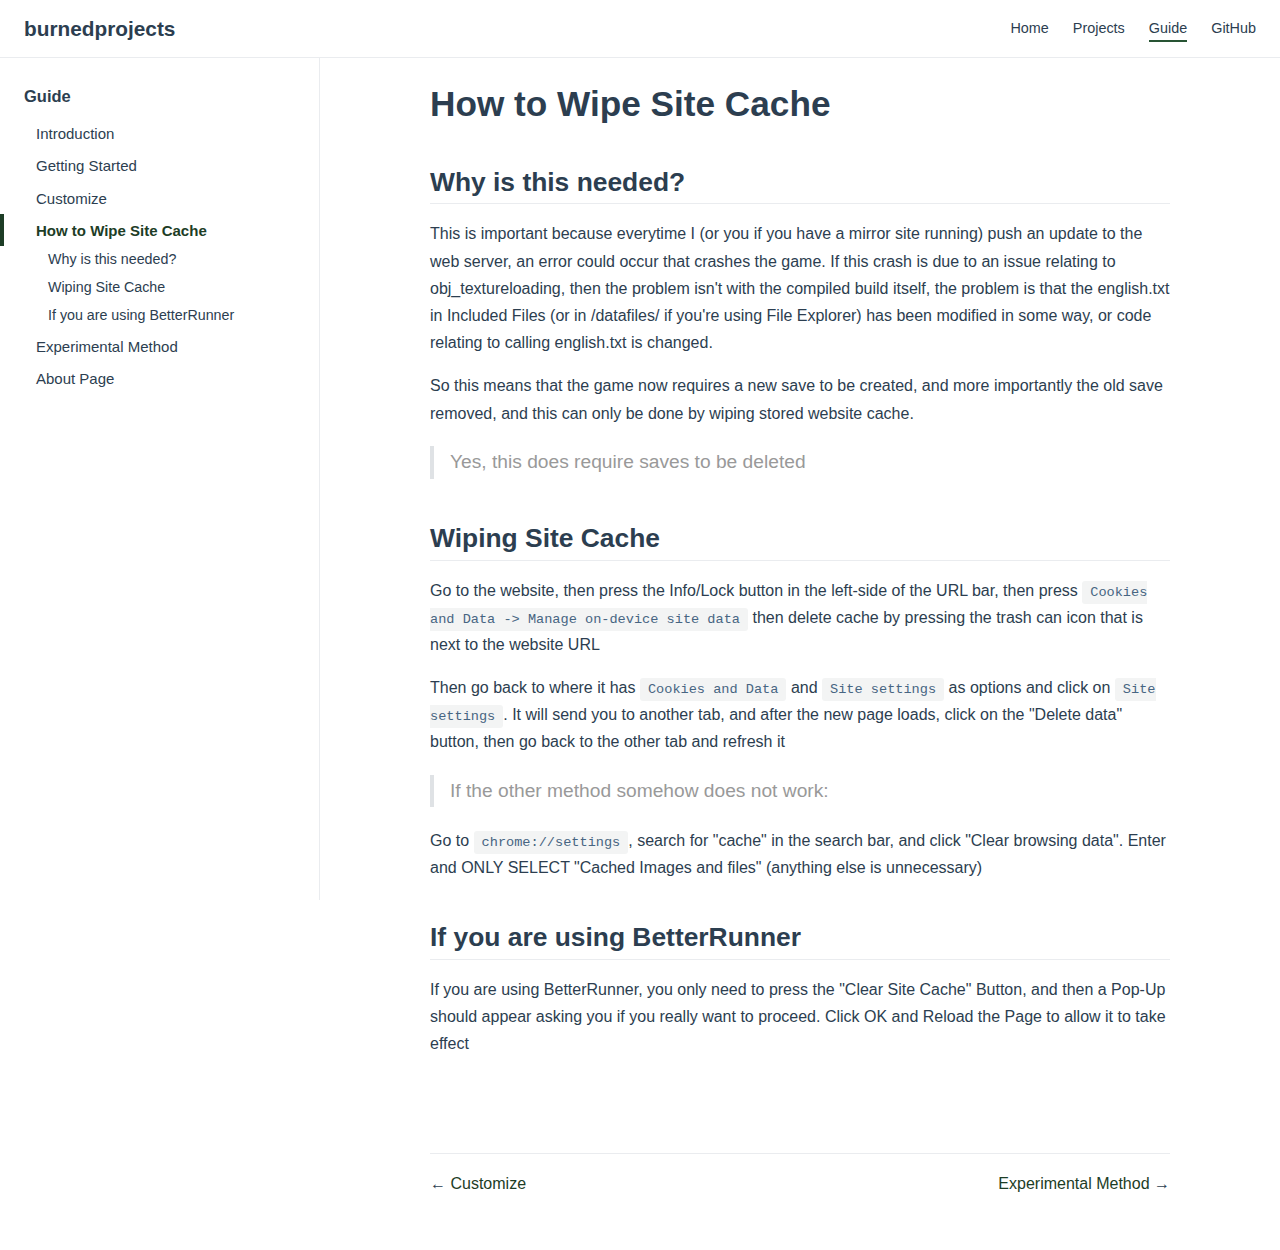
<file: guide/wipecache.html>
<!DOCTYPE html>
<html lang="en-US">
  <head>
    <meta charset="utf-8">
    <meta name="viewport" content="width=device-width,initial-scale=1">
    <title>How to Wipe Site Cache | burnedprojects</title>
    <meta name="description" content="The HomePage of my Projects, like my Pizza Tower Web Ports">
    <link rel="icon" href="/logo.png">
    
    <link rel="preload" href="/assets/css/0.styles.d43e91db.css" as="style"><link rel="preload" href="/assets/js/app.4575adf4.js" as="script"><link rel="preload" href="/assets/js/16.487e9f7c.js" as="script"><link rel="prefetch" href="/assets/js/1.a69d93cf.js"><link rel="prefetch" href="/assets/js/10.6b70a7e4.js"><link rel="prefetch" href="/assets/js/11.0fa0f86b.js"><link rel="prefetch" href="/assets/js/12.ea68fa58.js"><link rel="prefetch" href="/assets/js/13.8813f0f9.js"><link rel="prefetch" href="/assets/js/14.58ec5619.js"><link rel="prefetch" href="/assets/js/15.c4fc90a9.js"><link rel="prefetch" href="/assets/js/17.ca6233ae.js"><link rel="prefetch" href="/assets/js/18.3529c2ed.js"><link rel="prefetch" href="/assets/js/19.5a941ac1.js"><link rel="prefetch" href="/assets/js/3.782ee427.js"><link rel="prefetch" href="/assets/js/4.117b4479.js"><link rel="prefetch" href="/assets/js/5.7c7c4fb3.js"><link rel="prefetch" href="/assets/js/6.415fed5a.js"><link rel="prefetch" href="/assets/js/7.0459cd9e.js"><link rel="prefetch" href="/assets/js/8.c52694d1.js"><link rel="prefetch" href="/assets/js/9.400497eb.js">
    <link rel="stylesheet" href="/assets/css/0.styles.d43e91db.css">
  </head>
  <body>
    <div id="app" data-server-rendered="true"><div class="theme-container"><header class="navbar"><div class="sidebar-button"><svg xmlns="http://www.w3.org/2000/svg" aria-hidden="true" role="img" viewBox="0 0 448 512" class="icon"><path fill="currentColor" d="M436 124H12c-6.627 0-12-5.373-12-12V80c0-6.627 5.373-12 12-12h424c6.627 0 12 5.373 12 12v32c0 6.627-5.373 12-12 12zm0 160H12c-6.627 0-12-5.373-12-12v-32c0-6.627 5.373-12 12-12h424c6.627 0 12 5.373 12 12v32c0 6.627-5.373 12-12 12zm0 160H12c-6.627 0-12-5.373-12-12v-32c0-6.627 5.373-12 12-12h424c6.627 0 12 5.373 12 12v32c0 6.627-5.373 12-12 12z"></path></svg></div> <a href="/" class="home-link router-link-active"><!----> <span class="site-name">burnedprojects</span></a> <div class="links" style="max-width:nullpx;"><div class="search-box"><input aria-label="Search" autocomplete="off" spellcheck="false" value=""> <!----></div> <nav class="nav-links can-hide"><div class="nav-item"><a href="/" class="nav-link">Home</a></div><div class="nav-item"><a href="/projects/" class="nav-link">Projects</a></div><div class="nav-item"><a href="/guide/" class="nav-link router-link-active">Guide</a></div><div class="nav-item"><a href="https://github.com/burnedpopcorn" target="_blank" rel="noopener noreferrer" class="nav-link external">
  GitHub
  <svg xmlns="http://www.w3.org/2000/svg" aria-hidden="true" x="0px" y="0px" viewBox="0 0 100 100" width="15" height="15" class="icon outbound"><path fill="currentColor" d="M18.8,85.1h56l0,0c2.2,0,4-1.8,4-4v-32h-8v28h-48v-48h28v-8h-32l0,0c-2.2,0-4,1.8-4,4v56C14.8,83.3,16.6,85.1,18.8,85.1z"></path> <polygon fill="currentColor" points="45.7,48.7 51.3,54.3 77.2,28.5 77.2,37.2 85.2,37.2 85.2,14.9 62.8,14.9 62.8,22.9 71.5,22.9"></polygon></svg></a></div> <!----></nav></div></header> <div class="sidebar-mask"></div> <div class="sidebar"><nav class="nav-links"><div class="nav-item"><a href="/" class="nav-link">Home</a></div><div class="nav-item"><a href="/projects/" class="nav-link">Projects</a></div><div class="nav-item"><a href="/guide/" class="nav-link router-link-active">Guide</a></div><div class="nav-item"><a href="https://github.com/burnedpopcorn" target="_blank" rel="noopener noreferrer" class="nav-link external">
  GitHub
  <svg xmlns="http://www.w3.org/2000/svg" aria-hidden="true" x="0px" y="0px" viewBox="0 0 100 100" width="15" height="15" class="icon outbound"><path fill="currentColor" d="M18.8,85.1h56l0,0c2.2,0,4-1.8,4-4v-32h-8v28h-48v-48h28v-8h-32l0,0c-2.2,0-4,1.8-4,4v56C14.8,83.3,16.6,85.1,18.8,85.1z"></path> <polygon fill="currentColor" points="45.7,48.7 51.3,54.3 77.2,28.5 77.2,37.2 85.2,37.2 85.2,14.9 62.8,14.9 62.8,22.9 71.5,22.9"></polygon></svg></a></div> <!----></nav>  <ul class="sidebar-links"><li><div class="sidebar-group first"><p class="sidebar-heading open"><span>Guide</span> <!----></p> <ul class="sidebar-group-items"><li><a href="/guide/" aria-current="page" class="sidebar-link">Introduction</a></li><li><a href="/guide/getting-started.html" class="sidebar-link">Getting Started</a></li><li><a href="/guide/customize.html" class="sidebar-link">Customize</a></li><li><a href="/guide/wipecache.html" aria-current="page" class="active sidebar-link">How to Wipe Site Cache</a><ul class="sidebar-sub-headers"><li class="sidebar-sub-header"><a href="/guide/wipecache.html#why-is-this-needed" class="sidebar-link">Why is this needed?</a></li><li class="sidebar-sub-header"><a href="/guide/wipecache.html#wiping-site-cache" class="sidebar-link">Wiping Site Cache</a></li><li class="sidebar-sub-header"><a href="/guide/wipecache.html#if-you-are-using-betterrunner" class="sidebar-link">If you are using BetterRunner</a></li></ul></li><li><a href="/guide/experimental.html" class="sidebar-link">Experimental Method</a></li><li><a href="/guide/about.html" class="sidebar-link">About Page</a></li></ul></div></li></ul> </div> <div class="page"> <div class="content"><h1 id="how-to-wipe-site-cache">How to Wipe Site Cache</h1> <h2 id="why-is-this-needed">Why is this needed?</h2> <p>This is important because everytime I (or you if you have a mirror site running) push an update to the web server, an error could occur that crashes the game. If this crash is due to an issue relating to obj_textureloading, then the problem isn't with the compiled build itself, the problem is that the english.txt in Included Files (or in /datafiles/ if you're using File Explorer) has been modified in some way, or code relating to calling english.txt is changed.</p> <p>So this means that the game now requires a new save to be created, and more importantly the old save removed, and this can only be done by wiping stored website cache.</p> <blockquote><p>Yes, this does require saves to be deleted</p></blockquote> <h2 id="wiping-site-cache">Wiping Site Cache</h2> <p>Go to the website, then press the Info/Lock button in the left-side of the URL bar, then press <code>Cookies and Data -&gt; Manage on-device site data</code> then delete cache by pressing the trash can icon that is next to the website URL</p> <p>Then go back to where it has <code>Cookies and Data</code> and <code>Site settings</code> as options and click on <code>Site settings</code>. It will send you to another tab, and after the new page loads, click on the &quot;Delete data&quot; button, then go back to the other tab and refresh it</p> <blockquote><p>If the other method somehow does not work:</p></blockquote> <p>Go to <code>chrome://settings</code>, search for &quot;cache&quot; in the search bar, and click &quot;Clear browsing data&quot;. Enter and ONLY SELECT &quot;Cached Images and files&quot; (anything else is unnecessary)</p> <h2 id="if-you-are-using-betterrunner">If you are using BetterRunner</h2> <p>If you are using BetterRunner, you only need to press the &quot;Clear Site Cache&quot; Button, and then a Pop-Up should appear asking you if you really want to proceed. Click OK and Reload the Page to allow it to take effect</p></div> <div class="page-edit"><!----> <!----></div> <div class="page-nav"><p class="inner"><span class="prev">
        ←
        <a href="/guide/customize.html" class="prev">
          Customize
        </a></span> <span class="next"><a href="/guide/experimental.html">
          Experimental Method
        </a>
        →
      </span></p></div> </div> <!----></div></div>
    <script src="/assets/js/app.4575adf4.js" defer></script><script src="/assets/js/16.487e9f7c.js" defer></script>
  </body>
</html>
</file>
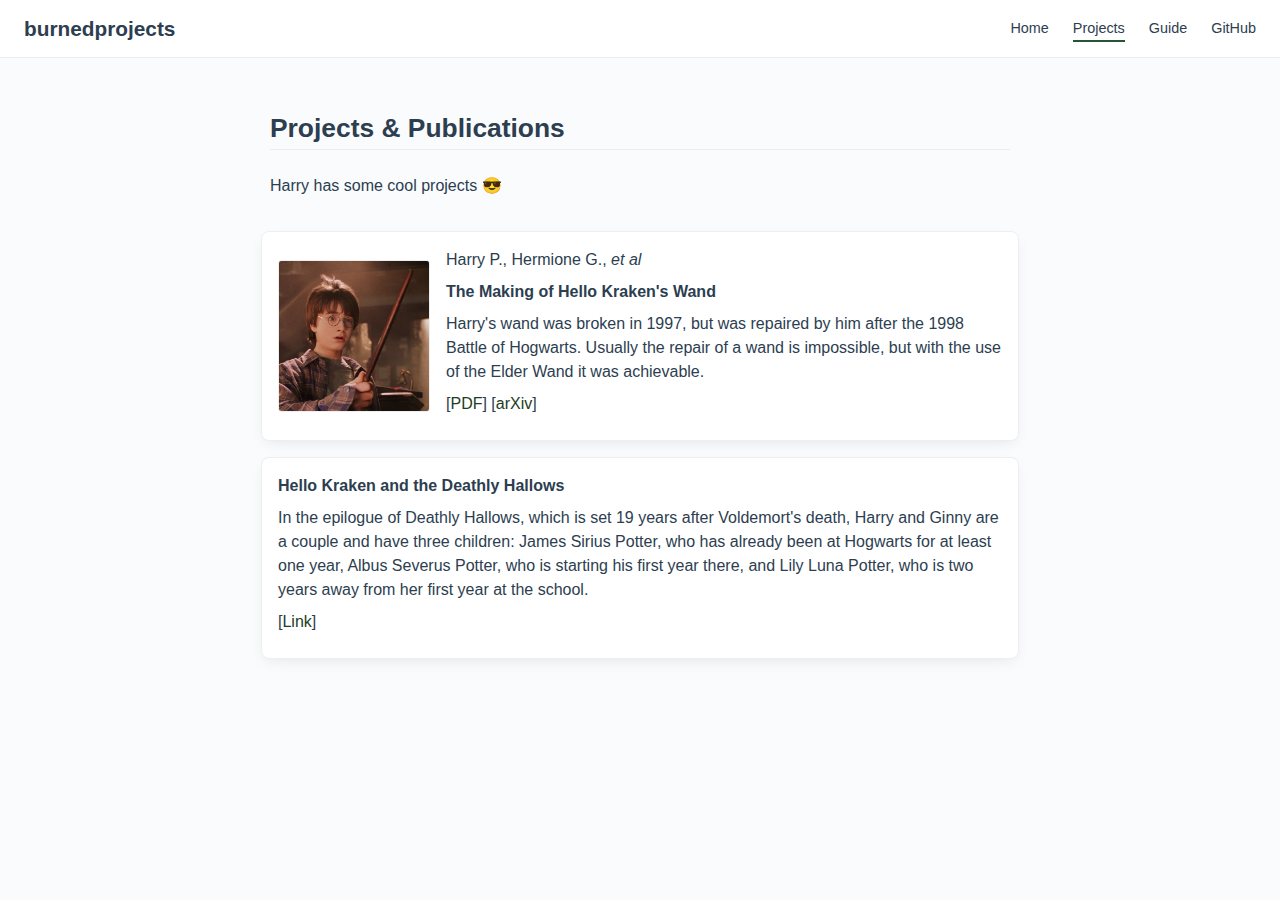
<file: projects/old.html>
<!DOCTYPE html>
<html lang="en-US">
  <head>
    <meta charset="utf-8">
    <meta name="viewport" content="width=device-width,initial-scale=1">
    <title>Projects &amp; Publications | burnedprojects</title>
    <meta name="description" content="The HomePage of my Projects, like my Pizza Tower Web Ports">
    <link rel="icon" href="/logo.png">
    
    <link rel="preload" href="/assets/css/0.styles.d43e91db.css" as="style"><link rel="preload" href="/assets/js/app.4575adf4.js" as="script"><link rel="preload" href="/assets/js/5.7c7c4fb3.js" as="script"><link rel="preload" href="/assets/js/18.3529c2ed.js" as="script"><link rel="prefetch" href="/assets/js/1.a69d93cf.js"><link rel="prefetch" href="/assets/js/10.6b70a7e4.js"><link rel="prefetch" href="/assets/js/11.0fa0f86b.js"><link rel="prefetch" href="/assets/js/12.ea68fa58.js"><link rel="prefetch" href="/assets/js/13.8813f0f9.js"><link rel="prefetch" href="/assets/js/14.58ec5619.js"><link rel="prefetch" href="/assets/js/15.c4fc90a9.js"><link rel="prefetch" href="/assets/js/16.487e9f7c.js"><link rel="prefetch" href="/assets/js/17.ca6233ae.js"><link rel="prefetch" href="/assets/js/19.5a941ac1.js"><link rel="prefetch" href="/assets/js/3.782ee427.js"><link rel="prefetch" href="/assets/js/4.117b4479.js"><link rel="prefetch" href="/assets/js/6.415fed5a.js"><link rel="prefetch" href="/assets/js/7.0459cd9e.js"><link rel="prefetch" href="/assets/js/8.c52694d1.js"><link rel="prefetch" href="/assets/js/9.400497eb.js">
    <link rel="stylesheet" href="/assets/css/0.styles.d43e91db.css">
  </head>
  <body>
    <div id="app" data-server-rendered="true"><div class="theme-container no-sidebar"><header class="navbar"><div class="sidebar-button"><svg xmlns="http://www.w3.org/2000/svg" aria-hidden="true" role="img" viewBox="0 0 448 512" class="icon"><path fill="currentColor" d="M436 124H12c-6.627 0-12-5.373-12-12V80c0-6.627 5.373-12 12-12h424c6.627 0 12 5.373 12 12v32c0 6.627-5.373 12-12 12zm0 160H12c-6.627 0-12-5.373-12-12v-32c0-6.627 5.373-12 12-12h424c6.627 0 12 5.373 12 12v32c0 6.627-5.373 12-12 12zm0 160H12c-6.627 0-12-5.373-12-12v-32c0-6.627 5.373-12 12-12h424c6.627 0 12 5.373 12 12v32c0 6.627-5.373 12-12 12z"></path></svg></div> <a href="/" class="home-link router-link-active"><!----> <span class="site-name">burnedprojects</span></a> <div class="links" style="max-width:nullpx;"><div class="search-box"><input aria-label="Search" autocomplete="off" spellcheck="false" value=""> <!----></div> <nav class="nav-links can-hide"><div class="nav-item"><a href="/" class="nav-link">Home</a></div><div class="nav-item"><a href="/projects/" class="nav-link router-link-active">Projects</a></div><div class="nav-item"><a href="/guide/" class="nav-link">Guide</a></div><div class="nav-item"><a href="https://github.com/burnedpopcorn" target="_blank" rel="noopener noreferrer" class="nav-link external">
  GitHub
  <svg xmlns="http://www.w3.org/2000/svg" aria-hidden="true" x="0px" y="0px" viewBox="0 0 100 100" width="15" height="15" class="icon outbound"><path fill="currentColor" d="M18.8,85.1h56l0,0c2.2,0,4-1.8,4-4v-32h-8v28h-48v-48h28v-8h-32l0,0c-2.2,0-4,1.8-4,4v56C14.8,83.3,16.6,85.1,18.8,85.1z"></path> <polygon fill="currentColor" points="45.7,48.7 51.3,54.3 77.2,28.5 77.2,37.2 85.2,37.2 85.2,14.9 62.8,14.9 62.8,22.9 71.5,22.9"></polygon></svg></a></div> <!----></nav></div></header> <div class="sidebar-mask"></div> <div class="sidebar"><nav class="nav-links"><div class="nav-item"><a href="/" class="nav-link">Home</a></div><div class="nav-item"><a href="/projects/" class="nav-link router-link-active">Projects</a></div><div class="nav-item"><a href="/guide/" class="nav-link">Guide</a></div><div class="nav-item"><a href="https://github.com/burnedpopcorn" target="_blank" rel="noopener noreferrer" class="nav-link external">
  GitHub
  <svg xmlns="http://www.w3.org/2000/svg" aria-hidden="true" x="0px" y="0px" viewBox="0 0 100 100" width="15" height="15" class="icon outbound"><path fill="currentColor" d="M18.8,85.1h56l0,0c2.2,0,4-1.8,4-4v-32h-8v28h-48v-48h28v-8h-32l0,0c-2.2,0-4,1.8-4,4v56C14.8,83.3,16.6,85.1,18.8,85.1z"></path> <polygon fill="currentColor" points="45.7,48.7 51.3,54.3 77.2,28.5 77.2,37.2 85.2,37.2 85.2,14.9 62.8,14.9 62.8,22.9 71.5,22.9"></polygon></svg></a></div> <!----></nav>  <!----> </div> <div class="custom-layout"><div class="projects"><div class="wrapper"><div class="content custom"><h2 id="projects-publications">Projects &amp; Publications</h2> <p>Harry has some cool projects 😎</p></div> <div class="project"><div class="project-image"><img src="/projects/1.png" alt></div> <div class="project-content"><div><div></div></div><div><div></div></div><div><div></div></div><div><div></div></div></div></div><div class="project"><!----> <div class="project-content"><div><div></div></div><div><div></div></div><div><div></div></div></div></div></div></div></div> <!----></div></div>
    <script src="/assets/js/app.4575adf4.js" defer></script><script src="/assets/js/5.7c7c4fb3.js" defer></script><script src="/assets/js/18.3529c2ed.js" defer></script>
  </body>
</html>
</file>
<file: assets/css/0.styles.d43e91db.css>
.home{padding:3.6rem 2rem 0;max-width:960px;margin:0 auto}.home .hero{text-align:center}.home .hero img{max-width:100%;max-height:280px;display:block;margin:3rem auto 1.5rem}.home .hero h1{font-size:3rem}.home .hero .action,.home .hero .description,.home .hero h1{margin:1.8rem auto}.home .hero .description{max-width:35rem;font-size:1.6rem;line-height:1.3;color:#6a8bad}.home .hero .action-button{display:inline-block;font-size:1.2rem;color:#fff;background-color:#1d3d26;padding:.8rem 1.6rem;border-radius:4px;transition:background-color .1s ease;box-sizing:border-box;border-bottom:1px solid #1a3722}.home .hero .action-button:hover{background-color:#2b5938}.home .features{border-top:1px solid #eaecef;padding:1.2rem 0;margin-top:2.5rem;display:flex;flex-wrap:wrap;align-items:flex-start;align-content:stretch;justify-content:space-between}.home .feature{flex-grow:1;flex-basis:30%;max-width:30%}.home .feature h2{font-size:1.4rem;font-weight:500;border-bottom:none;padding-bottom:0;color:#3a5169}.home .feature p{color:#4e6e8e}.home .footer{padding:2.5rem;border-top:1px solid #eaecef;text-align:center;color:#4e6e8e}@media (max-width:719px){.home .features{flex-direction:column}.home .feature{max-width:100%;padding:0 2.5rem}}@media (max-width:419px){.home{padding-left:1.5rem;padding-right:1.5rem}.home .hero img{max-height:210px;margin:2rem auto 1.2rem}.home .hero h1{font-size:2rem}.home .hero .action,.home .hero .description,.home .hero h1{margin:1.2rem auto}.home .hero .description{font-size:1.2rem}.home .hero .action-button{font-size:1rem;padding:.6rem 1.2rem}.home .feature h2{font-size:1.25rem}}.sidebar-button{display:none;width:1.25rem;height:1.25rem;position:absolute;padding:.6rem;top:.6rem;left:1rem;cursor:pointer}.sidebar-button .icon{display:block;width:1.25rem;height:1.25rem}@media (max-width:719px){.sidebar-button{display:block}}.search-box{display:inline-block;position:relative;margin-right:1rem}.search-box input{cursor:text;width:10rem;color:#4e6e8e;display:inline-block;border:1px solid #cfd4db;border-radius:2rem;font-size:.9rem;line-height:2rem;padding:0 .5rem 0 2rem;outline:none;transition:all .2s ease;background:#fff url(/assets/img/search.83621669.svg) .6rem .5rem no-repeat;background-size:1rem}.search-box input:focus{cursor:auto;border-color:#1d3d26}.search-box .suggestions{background:#fff;width:20rem;position:absolute;top:1.5rem;border:1px solid #cfd4db;border-radius:6px;padding:.4rem;list-style-type:none}.search-box .suggestions.align-right{right:0}.search-box .suggestion{line-height:1.4;padding:.4rem .6rem;border-radius:4px;cursor:pointer}.search-box .suggestion a{white-space:normal;color:#5d82a6}.search-box .suggestion a .page-title{font-weight:600}.search-box .suggestion a .header{font-size:.9em;margin-left:.25em}.search-box .suggestion.focused{background-color:#f3f4f5}.search-box .suggestion.focused a{color:#1d3d26}@media (max-width:959px){.search-box input{cursor:pointer;width:0;border-color:transparent;position:relative}.search-box input:focus{cursor:text;left:0;width:10rem}}@media (max-width:959px) and (min-width:719px){.search-box .suggestions{left:0}}@media (max-width:719px){.search-box{margin-right:0}.search-box input{left:1rem}.search-box .suggestions{right:0}}@media (max-width:419px){.search-box .suggestions{width:calc(100vw - 4rem)}.search-box input:focus{width:8rem}}.dropdown-enter,.dropdown-leave-to{height:0!important}.dropdown-wrapper{cursor:pointer}.dropdown-wrapper .dropdown-title{display:block}.dropdown-wrapper .dropdown-title:hover{border-color:transparent}.dropdown-wrapper .dropdown-title .arrow{vertical-align:middle;margin-top:-1px;margin-left:.4rem}.dropdown-wrapper .nav-dropdown .dropdown-item{color:inherit;line-height:1.7rem}.dropdown-wrapper .nav-dropdown .dropdown-item h4{margin:.45rem 0 0;border-top:1px solid #eee;padding:.45rem 1.5rem 0 1.25rem}.dropdown-wrapper .nav-dropdown .dropdown-item .dropdown-subitem-wrapper{padding:0;list-style:none}.dropdown-wrapper .nav-dropdown .dropdown-item .dropdown-subitem-wrapper .dropdown-subitem{font-size:.9em}.dropdown-wrapper .nav-dropdown .dropdown-item a{display:block;line-height:1.7rem;position:relative;border-bottom:none;font-weight:400;margin-bottom:0;padding:0 1.5rem 0 1.25rem}.dropdown-wrapper .nav-dropdown .dropdown-item a.router-link-active,.dropdown-wrapper .nav-dropdown .dropdown-item a:hover{color:#1d3d26}.dropdown-wrapper .nav-dropdown .dropdown-item a.router-link-active:after{content:"";width:0;height:0;border-left:5px solid #1d3d26;border-top:3px solid transparent;border-bottom:3px solid transparent;position:absolute;top:calc(50% - 2px);left:9px}.dropdown-wrapper .nav-dropdown .dropdown-item:first-child h4{margin-top:0;padding-top:0;border-top:0}@media (max-width:719px){.dropdown-wrapper.open .dropdown-title{margin-bottom:.5rem}.dropdown-wrapper .nav-dropdown{transition:height .1s ease-out;overflow:hidden}.dropdown-wrapper .nav-dropdown .dropdown-item h4{border-top:0;margin-top:0;padding-top:0}.dropdown-wrapper .nav-dropdown .dropdown-item>a,.dropdown-wrapper .nav-dropdown .dropdown-item h4{font-size:15px;line-height:2rem}.dropdown-wrapper .nav-dropdown .dropdown-item .dropdown-subitem{font-size:14px;padding-left:1rem}}@media (min-width:719px){.dropdown-wrapper{height:1.8rem}.dropdown-wrapper:hover .nav-dropdown{display:block!important}.dropdown-wrapper .dropdown-title .arrow{border-left:4px solid transparent;border-right:4px solid transparent;border-top:6px solid #ccc;border-bottom:0}.dropdown-wrapper .nav-dropdown{display:none;height:auto!important;box-sizing:border-box;max-height:calc(100vh - 2.7rem);overflow-y:auto;position:absolute;top:100%;right:0;background-color:#fff;padding:.6rem 0;border:1px solid #ddd;border-bottom-color:#ccc;text-align:left;border-radius:.25rem;white-space:nowrap;margin:0}}.nav-links{display:inline-block}.nav-links a{line-height:1.4rem;color:inherit}.nav-links a.router-link-active,.nav-links a:hover{color:#1d3d26}.nav-links .nav-item{position:relative;display:inline-block;margin-left:1.5rem;line-height:2rem}.nav-links .nav-item:first-child{margin-left:0}.nav-links .repo-link{margin-left:1.5rem}@media (max-width:719px){.nav-links .nav-item,.nav-links .repo-link{margin-left:0}}@media (min-width:719px){.nav-links a.router-link-active,.nav-links a:hover{color:#2c3e50}.nav-item>a:not(.external).router-link-active,.nav-item>a:not(.external):hover{margin-bottom:-2px;border-bottom:2px solid #285434}}.navbar{padding:.7rem 1.5rem;line-height:2.2rem;position:relative}.navbar a,.navbar img,.navbar span{display:inline-block}.navbar .logo{height:2.2rem;min-width:2.2rem;margin-right:.8rem;vertical-align:top}.navbar .site-name{font-size:1.3rem;font-weight:600;color:#2c3e50;position:relative}.navbar .links{padding-left:1.5rem;box-sizing:border-box;background-color:#fff;white-space:nowrap;font-size:.9rem;position:absolute;right:1.5rem;top:.7rem;display:flex}.navbar .links .search-box{flex:0 0 auto;vertical-align:top}.navbar .links .nav-links{flex:1}@media (max-width:719px){.navbar{padding-left:4rem}.navbar .can-hide{display:none}.navbar .links{padding-left:1.5rem}}.page-edit,.page-nav{max-width:740px;margin:0 auto;padding:2rem 2.5rem}@media (max-width:959px){.page-edit,.page-nav{padding:2rem}}@media (max-width:419px){.page-edit,.page-nav{padding:1.5rem}}.page{padding-bottom:2rem}.page-edit{padding-top:1rem;padding-bottom:1rem;overflow:auto}.page-edit .edit-link{display:inline-block}.page-edit .edit-link a{color:#4e6e8e;margin-right:.25rem}.page-edit .last-updated{float:right;font-size:.9em}.page-edit .last-updated .prefix{font-weight:500;color:#4e6e8e}.page-edit .last-updated .time{font-weight:400;color:#aaa}.page-nav{padding-top:1rem;padding-bottom:0}.page-nav .inner{min-height:2rem;margin-top:0;border-top:1px solid #eaecef;padding-top:1rem;overflow:auto}.page-nav .next{float:right}@media (max-width:719px){.page-edit .edit-link{margin-bottom:.5rem}.page-edit .last-updated{font-size:.8em;float:none;text-align:left}}.sidebar .sidebar-sub-headers{padding-left:1rem;font-size:.95em}a.sidebar-link{font-weight:400;display:inline-block;color:#2c3e50;border-left:.25rem solid transparent;padding:.35rem 1rem .35rem 1.25rem;line-height:1.4;width:100%;box-sizing:border-box}a.sidebar-link:hover{color:#1d3d26}a.sidebar-link.active{font-weight:600;color:#1d3d26;border-left-color:#1d3d26}.sidebar-group a.sidebar-link{padding-left:2rem}.sidebar-sub-headers a.sidebar-link{padding-top:.25rem;padding-bottom:.25rem;border-left:none}.sidebar-sub-headers a.sidebar-link.active{font-weight:500}.sidebar-group:not(.first){margin-top:1em}.sidebar-group .sidebar-group{padding-left:.5em}.sidebar-group:not(.collapsable) .sidebar-heading{cursor:auto;color:inherit}.sidebar-heading{color:#999;transition:color .15s ease;cursor:pointer;font-size:1.1em;font-weight:700;padding:0 1.5rem;margin-top:0;margin-bottom:.5rem}.sidebar-heading.open,.sidebar-heading:hover{color:inherit}.sidebar-heading .arrow{position:relative;top:-.12em;left:.5em}.sidebar-heading:.open .arrow{top:-.18em}.sidebar-group-items{transition:height .1s ease-out;overflow:hidden}.sidebar ul{padding:0;margin:0;list-style-type:none}.sidebar a{display:inline-block}.sidebar .nav-links{display:none;border-bottom:1px solid #eaecef;padding:.5rem 0 .75rem 0}.sidebar .nav-links a{font-weight:600}.sidebar .nav-links .nav-item,.sidebar .nav-links .repo-link{display:block;line-height:1.25rem;font-size:1.1em;padding:.5rem 0 .5rem 1.5rem}.sidebar .sidebar-links{padding:1.5rem 0}@media (max-width:719px){.sidebar .nav-links{display:block}.sidebar .nav-links .dropdown-wrapper .nav-dropdown .dropdown-item a.router-link-active:after{top:calc(1rem - 2px)}.sidebar .sidebar-links{padding:1rem 0}}.sw-update-popup{position:fixed;right:1em;bottom:1em;padding:1em;border:1px solid #1d3d26;border-radius:3px;background:#fff;box-shadow:0 4px 16px rgba(0,0,0,.5);text-align:center}.sw-update-popup button{margin-top:.5em;padding:.25em 2em}.sw-update-popup-enter-active,.sw-update-popup-leave-active{transition:opacity .3s,transform .3s}.sw-update-popup-enter,.sw-update-popup-leave-to{opacity:0;transform:translateY(50%) scale(.5)}code[class*=language-],pre[class*=language-]{color:#ccc;background:none;font-family:Consolas,Monaco,Andale Mono,Ubuntu Mono,monospace;font-size:1em;text-align:left;white-space:pre;word-spacing:normal;word-break:normal;word-wrap:normal;line-height:1.5;-moz-tab-size:4;-o-tab-size:4;tab-size:4;-webkit-hyphens:none;-ms-hyphens:none;hyphens:none}pre[class*=language-]{padding:1em;margin:.5em 0;overflow:auto}:not(pre)>code[class*=language-],pre[class*=language-]{background:#2d2d2d}:not(pre)>code[class*=language-]{padding:.1em;border-radius:.3em;white-space:normal}.token.block-comment,.token.cdata,.token.comment,.token.doctype,.token.prolog{color:#999}.token.punctuation{color:#ccc}.token.attr-name,.token.deleted,.token.namespace,.token.tag{color:#e2777a}.token.function-name{color:#6196cc}.token.boolean,.token.function,.token.number{color:#f08d49}.token.class-name,.token.constant,.token.property,.token.symbol{color:#f8c555}.token.atrule,.token.builtin,.token.important,.token.keyword,.token.selector{color:#cc99cd}.token.attr-value,.token.char,.token.regex,.token.string,.token.variable{color:#7ec699}.token.entity,.token.operator,.token.url{color:#67cdcc}.token.bold,.token.important{font-weight:700}.token.italic{font-style:italic}.token.entity{cursor:help}.token.inserted{color:green}#nprogress{pointer-events:none}#nprogress .bar{background:#1d3d26;position:fixed;z-index:1031;top:0;left:0;width:100%;height:2px}#nprogress .peg{display:block;position:absolute;right:0;width:100px;height:100%;box-shadow:0 0 10px #1d3d26,0 0 5px #1d3d26;opacity:1;transform:rotate(3deg) translateY(-4px)}#nprogress .spinner{display:block;position:fixed;z-index:1031;top:15px;right:15px}#nprogress .spinner-icon{width:18px;height:18px;box-sizing:border-box;border:2px solid transparent;border-top-color:#1d3d26;border-left-color:#1d3d26;border-radius:50%;animation:nprogress-spinner .4s linear infinite}.nprogress-custom-parent{overflow:hidden;position:relative}.nprogress-custom-parent #nprogress .bar,.nprogress-custom-parent #nprogress .spinner{position:absolute}@keyframes nprogress-spinner{0%{transform:rotate(0deg)}to{transform:rotate(1turn)}}.content code{color:#476582;padding:.25rem .5rem;margin:0;font-size:.85em;background-color:rgba(27,31,35,.05);border-radius:3px}.content pre,.content pre[class*=language-]{line-height:1.4;padding:1.25rem 1.5rem;margin:.85rem 0;background-color:#282c34;border-radius:6px;overflow:auto}.content pre[class*=language-] code,.content pre code{color:#fff;padding:0;background-color:transparent;border-radius:0}div[class*=language-]{position:relative;background-color:#282c34;border-radius:6px}div[class*=language-] .highlight-lines{-webkit-user-select:none;user-select:none;padding-top:1.3rem;position:absolute;top:0;left:0;width:100%;line-height:1.4}div[class*=language-] .highlight-lines .highlighted{background-color:rgba(0,0,0,.66)}div[class*=language-] pre,div[class*=language-] pre[class*=language-]{background:transparent;position:relative;z-index:1}div[class*=language-]:before{position:absolute;z-index:3;top:.8em;right:1em;font-size:.75rem;color:hsla(0,0%,100%,.4)}div[class*=language-]:not(.line-numbers-mode) .line-numbers-wrapper{display:none}div[class*=language-].line-numbers-mode .highlight-lines .highlighted{position:relative}div[class*=language-].line-numbers-mode .highlight-lines .highlighted:before{content:" ";position:absolute;z-index:3;left:0;top:0;display:block;width:3.5rem;height:100%;background-color:rgba(0,0,0,.66)}div[class*=language-].line-numbers-mode pre{padding-left:4.5rem;vertical-align:middle}div[class*=language-].line-numbers-mode .line-numbers-wrapper{position:absolute;top:0;width:3.5rem;text-align:center;color:hsla(0,0%,100%,.3);padding:1.25rem 0;line-height:1.4}div[class*=language-].line-numbers-mode .line-numbers-wrapper br{-webkit-user-select:none;user-select:none}div[class*=language-].line-numbers-mode .line-numbers-wrapper .line-number{position:relative;z-index:4;-webkit-user-select:none;user-select:none;font-size:.85em}div[class*=language-].line-numbers-mode:after{content:"";position:absolute;z-index:2;top:0;left:0;width:3.5rem;height:100%;border-radius:6px 0 0 6px;border-right:1px solid rgba(0,0,0,.66);background-color:#282c34}div[class~=language-js]:before{content:"js"}div[class~=language-ts]:before{content:"ts"}div[class~=language-html]:before{content:"html"}div[class~=language-md]:before{content:"md"}div[class~=language-vue]:before{content:"vue"}div[class~=language-css]:before{content:"css"}div[class~=language-sass]:before{content:"sass"}div[class~=language-scss]:before{content:"scss"}div[class~=language-less]:before{content:"less"}div[class~=language-stylus]:before{content:"stylus"}div[class~=language-go]:before{content:"go"}div[class~=language-java]:before{content:"java"}div[class~=language-c]:before{content:"c"}div[class~=language-sh]:before{content:"sh"}div[class~=language-yaml]:before{content:"yaml"}div[class~=language-py]:before{content:"py"}div[class~=language-javascript]:before{content:"js"}div[class~=language-typescript]:before{content:"ts"}div[class~=language-markup]:before{content:"html"}div[class~=language-markdown]:before{content:"md"}div[class~=language-json]:before{content:"json"}div[class~=language-ruby]:before{content:"rb"}div[class~=language-python]:before{content:"py"}div[class~=language-bash]:before{content:"sh"}.custom-block .custom-block-title{font-weight:600;margin-bottom:-.4rem}.custom-block.danger,.custom-block.tip,.custom-block.warning{padding:.1rem 1.5rem;border-left-width:.5rem;border-left-style:solid;margin:1rem 0}.custom-block.tip{background-color:#f3f5f7;border-color:#42b983}.custom-block.warning{background-color:rgba(255,229,100,.3);border-color:#e7c000;color:#6b5900}.custom-block.warning .custom-block-title{color:#b29400}.custom-block.warning a{color:#2c3e50}.custom-block.danger{background-color:#ffe6e6;border-color:#c00;color:#4d0000}.custom-block.danger .custom-block-title{color:#900}.custom-block.danger a{color:#2c3e50}.arrow{display:inline-block;width:0;height:0}.arrow.up{border-bottom:6px solid #ccc}.arrow.down,.arrow.up{border-left:4px solid transparent;border-right:4px solid transparent}.arrow.down{border-top:6px solid #ccc}.arrow.right{border-left:6px solid #ccc}.arrow.left,.arrow.right{border-top:4px solid transparent;border-bottom:4px solid transparent}.arrow.left{border-right:6px solid #ccc}.content:not(.custom){max-width:740px;margin:0 auto;padding:2rem 2.5rem}@media (max-width:959px){.content:not(.custom){padding:2rem}}@media (max-width:419px){.content:not(.custom){padding:1.5rem}}.table-of-contents .badge{vertical-align:middle}body,html{padding:0;margin:0}body{font-family:-apple-system,BlinkMacSystemFont,Segoe UI,Roboto,Oxygen,Ubuntu,Cantarell,Fira Sans,Droid Sans,Helvetica Neue,sans-serif;-webkit-font-smoothing:antialiased;-moz-osx-font-smoothing:grayscale;font-size:16px;color:#2c3e50}.page{padding-left:20rem}.navbar{z-index:20;right:0;height:3.6rem;background-color:#fff;box-sizing:border-box;border-bottom:1px solid #eaecef}.navbar,.sidebar-mask{position:fixed;top:0;left:0}.sidebar-mask{z-index:9;width:100vw;height:100vh;display:none}.sidebar{font-size:15px;background-color:#fff;width:20rem;position:fixed;z-index:10;margin:0;top:3.6rem;left:0;bottom:0;box-sizing:border-box;border-right:1px solid #eaecef;overflow-y:auto}.content:not(.custom)>:first-child{margin-top:3.6rem}.content:not(.custom) a:hover{text-decoration:underline}.content:not(.custom) p.demo{padding:1rem 1.5rem;border:1px solid #ddd;border-radius:4px}.content:not(.custom) img{max-width:100%}.content.custom{padding:0;margin:0}.content.custom img{max-width:100%}a{font-weight:500;text-decoration:none}a,p a code{color:#1d3d26}p a code{font-weight:400}kbd{background:#eee;border:.15rem solid #ddd;border-bottom:.25rem solid #ddd;border-radius:.15rem;padding:0 .15em}blockquote{font-size:1.2rem;color:#999;border-left:.25rem solid #dfe2e5;margin-left:0;padding-left:1rem}ol,ul{padding-left:1.2em}strong{font-weight:600}h1,h2,h3,h4,h5,h6{font-weight:600;line-height:1.25}.content:not(.custom)>h1,.content:not(.custom)>h2,.content:not(.custom)>h3,.content:not(.custom)>h4,.content:not(.custom)>h5,.content:not(.custom)>h6{margin-top:-3.1rem;padding-top:4.6rem;margin-bottom:0}.content:not(.custom)>h1:first-child,.content:not(.custom)>h2:first-child,.content:not(.custom)>h3:first-child,.content:not(.custom)>h4:first-child,.content:not(.custom)>h5:first-child,.content:not(.custom)>h6:first-child{margin-top:-1.5rem;margin-bottom:1rem}.content:not(.custom)>h1:first-child+.custom-block,.content:not(.custom)>h1:first-child+p,.content:not(.custom)>h1:first-child+pre,.content:not(.custom)>h2:first-child+.custom-block,.content:not(.custom)>h2:first-child+p,.content:not(.custom)>h2:first-child+pre,.content:not(.custom)>h3:first-child+.custom-block,.content:not(.custom)>h3:first-child+p,.content:not(.custom)>h3:first-child+pre,.content:not(.custom)>h4:first-child+.custom-block,.content:not(.custom)>h4:first-child+p,.content:not(.custom)>h4:first-child+pre,.content:not(.custom)>h5:first-child+.custom-block,.content:not(.custom)>h5:first-child+p,.content:not(.custom)>h5:first-child+pre,.content:not(.custom)>h6:first-child+.custom-block,.content:not(.custom)>h6:first-child+p,.content:not(.custom)>h6:first-child+pre{margin-top:2rem}h1:hover .header-anchor,h2:hover .header-anchor,h3:hover .header-anchor,h4:hover .header-anchor,h5:hover .header-anchor,h6:hover .header-anchor{opacity:1}h1{font-size:2.2rem}h2{font-size:1.65rem;padding-bottom:.3rem;border-bottom:1px solid #eaecef}h3{font-size:1.35rem}a.header-anchor{font-size:.85em;float:left;margin-left:-.87em;padding-right:.23em;margin-top:.125em;opacity:0}a.header-anchor:hover{text-decoration:none}.line-number,code,kbd{font-family:source-code-pro,Menlo,Monaco,Consolas,Courier New,monospace}ol,p,ul{line-height:1.7}hr{border:0;border-top:1px solid #eaecef}table{border-collapse:collapse;margin:1rem 0;display:block;overflow-x:auto}tr{border-top:1px solid #dfe2e5}tr:nth-child(2n){background-color:#f6f8fa}td,th{border:1px solid #dfe2e5;padding:.6em 1em}.custom-layout{padding-top:3.6rem}.theme-container.sidebar-open .sidebar-mask{display:block}.theme-container.no-navbar .content:not(.custom)>h1,.theme-container.no-navbar h2,.theme-container.no-navbar h3,.theme-container.no-navbar h4,.theme-container.no-navbar h5,.theme-container.no-navbar h6{margin-top:1.5rem;padding-top:0}.theme-container.no-navbar .sidebar{top:0}.theme-container.no-navbar .custom-layout{padding-top:0}@media (min-width:720px){.theme-container.no-sidebar .sidebar{display:none}.theme-container.no-sidebar .page{padding-left:0}}@media (max-width:959px){.sidebar{font-size:15px;width:16.4rem}.page{padding-left:16.4rem}}@media (max-width:719px){.sidebar{top:0;padding-top:3.6rem;transform:translateX(-100%);transition:transform .2s ease}.page{padding-left:0}.theme-container.sidebar-open .sidebar{transform:translateX(0)}.theme-container.no-navbar .sidebar{padding-top:0}}@media (max-width:419px){h1{font-size:1.9rem}.content div[class*=language-]{margin:.85rem -1.5rem;border-radius:0}}.icon.outbound{color:#aaa;display:inline-block}.icon.outbound,.search-box{display:none}.badge[data-v-099ab69c]{display:inline-block;font-size:14px;height:18px;line-height:18px;border-radius:3px;padding:0 6px;color:#fff;margin-right:5px;background-color:#42b983}.badge.middle[data-v-099ab69c]{vertical-align:middle}.badge.top[data-v-099ab69c]{vertical-align:top}.badge.green[data-v-099ab69c],.badge.tip[data-v-099ab69c]{background-color:#42b983}.badge.error[data-v-099ab69c]{background-color:#da5961}.badge.warn[data-v-099ab69c],.badge.warning[data-v-099ab69c],.badge.yellow[data-v-099ab69c]{background-color:#e7c000}body .home{max-width:100%;min-height:calc(100vh - 6rem);display:flex;padding:2.4rem 2rem 0}@media (max-width:419px){body .home{padding-left:0;padding-right:0;padding:1rem .5rem}}.wrapper{width:100%;display:flex;flex-direction:column;align-items:center}.wrapper .avatar{position:relative;z-index:1}.wrapper .avatar img{display:block;width:100%;height:auto;max-width:150px;border-radius:500rem}.wrapper .card{max-width:600px;width:100%;position:relative;top:-75px;padding-top:75px;margin-left:auto;margin-right:auto;background:#f1f1f1;box-shadow:0 0 12px rgba(0,0,0,.2);border-radius:20px;text-align:center}.wrapper .card .bio{padding:1em}.wrapper .card .bio .head{font-weight:700;font-size:1.3em}.wrapper .card .bio .info{padding-top:.5rem;font-size:1em;color:rgba(0,0,0,.4)}.wrapper .card .bio .description{text-align:justify}.wrapper .card .bio .description p{padding:.8em .5em 0;line-height:normal;-webkit-margin-before:0;-webkit-margin-after:0}.wrapper .card .bio .description p a{font-weight:400}.wrapper .card .interests{padding:1em 1.5em;font-size:18px;font-weight:700;text-align:left;color:#20312a;text-decoration:underline}.wrapper .card .socials{display:flex;flex-direction:row;justify-content:center;flex-wrap:wrap}.wrapper .card .socials img{width:32px;margin:1em;cursor:pointer}.wrapper .card .actions{display:flex;flex-direction:row;justify-content:center;flex-wrap:wrap}.wrapper .card .actions .button{background-color:#1d3d26;border:none;border-radius:20px;color:#fff;padding:.5em 1em;margin:1em .5em;font-size:1rem;font-family:inherit;font-weight:400;text-align:center;text-decoration:none;display:inline-block;transition-duration:.4s;cursor:pointer}.wrapper .card .actions .button:hover{background-color:#34495e}.wrapper .footer{padding:1rem;font-weight:200;font-size:1rem;text-align:center;color:#9fa9aa;margin-top:auto}.md-card{background-color:#fff;border:1px solid #eee;border-radius:.5rem;box-shadow:0 5px 15px -5px rgba(0,0,0,.1);padding:.5rem;margin-top:1em;min-height:150px;display:flex;flex-direction:row;align-items:stretch}.md-card .card-image{display:flex;align-items:center;padding:.5rem}.md-card .card-image img{max-width:150px;max-height:150px;height:150px;border:1px solid #eee;border-radius:.2rem;-o-object-fit:cover;object-fit:cover}.md-card .card-content{padding:.5rem;flex-grow:1}.md-card .card-content p{line-height:normal;-webkit-margin-before:0;-webkit-margin-after:.5em}.md-card .card-content blockquote{font-size:1rem}@media (max-width:419px){.md-card{display:flex;flex-direction:column;margin:1rem -.5rem;padding:.5rem;box-sizing:border-box}.md-card .card-image{flex-grow:1;align-items:stretch}.md-card .card-image img{width:100%;max-width:400px}.md-card .card-content pre{margin:0;border-radius:6px}}.projects{max-width:100%;background-color:#fafbfc;min-height:calc(100vh - 3.6rem)}.projects .wrapper{padding:2em 2em;display:flex;flex-direction:column;align-items:center;box-sizing:border-box}.projects .wrapper .content,.projects .wrapper .project{max-width:740px;margin-left:auto;margin-right:auto;width:100%}.projects .wrapper .project{background-color:#fff;border:1px solid #eee;border-radius:.5rem;box-shadow:0 5px 15px -5px rgba(0,0,0,.1);padding:.5rem;margin-top:1em;min-height:150px;display:flex;flex-direction:row;align-items:stretch}.projects .wrapper .project .project-image{display:flex;align-items:center;padding:.5rem}.projects .wrapper .project .project-image img{max-width:150px;max-height:150px;height:150px;border:1px solid #eee;border-radius:.2rem;-o-object-fit:cover;object-fit:cover}.projects .wrapper .project .project-content{padding:.5rem;flex-grow:1}.projects .wrapper .project .project-content p{line-height:1.5;-webkit-margin-before:0;-webkit-margin-after:.5em}.projects .wrapper .project .project-content blockquote{font-size:1rem}@media (max-width:419px){.projects .wrapper{padding:1rem 1rem}.projects .wrapper .project{display:flex;flex-direction:column;padding:.5rem;width:100%;box-sizing:border-box}.projects .wrapper .project .project-image{flex-grow:1;align-items:stretch}.projects .wrapper .project .project-image img{width:100%;max-width:400px}}.canvas[data-v-0fc19be9]{width:100%;height:100%;display:block}
</file>
